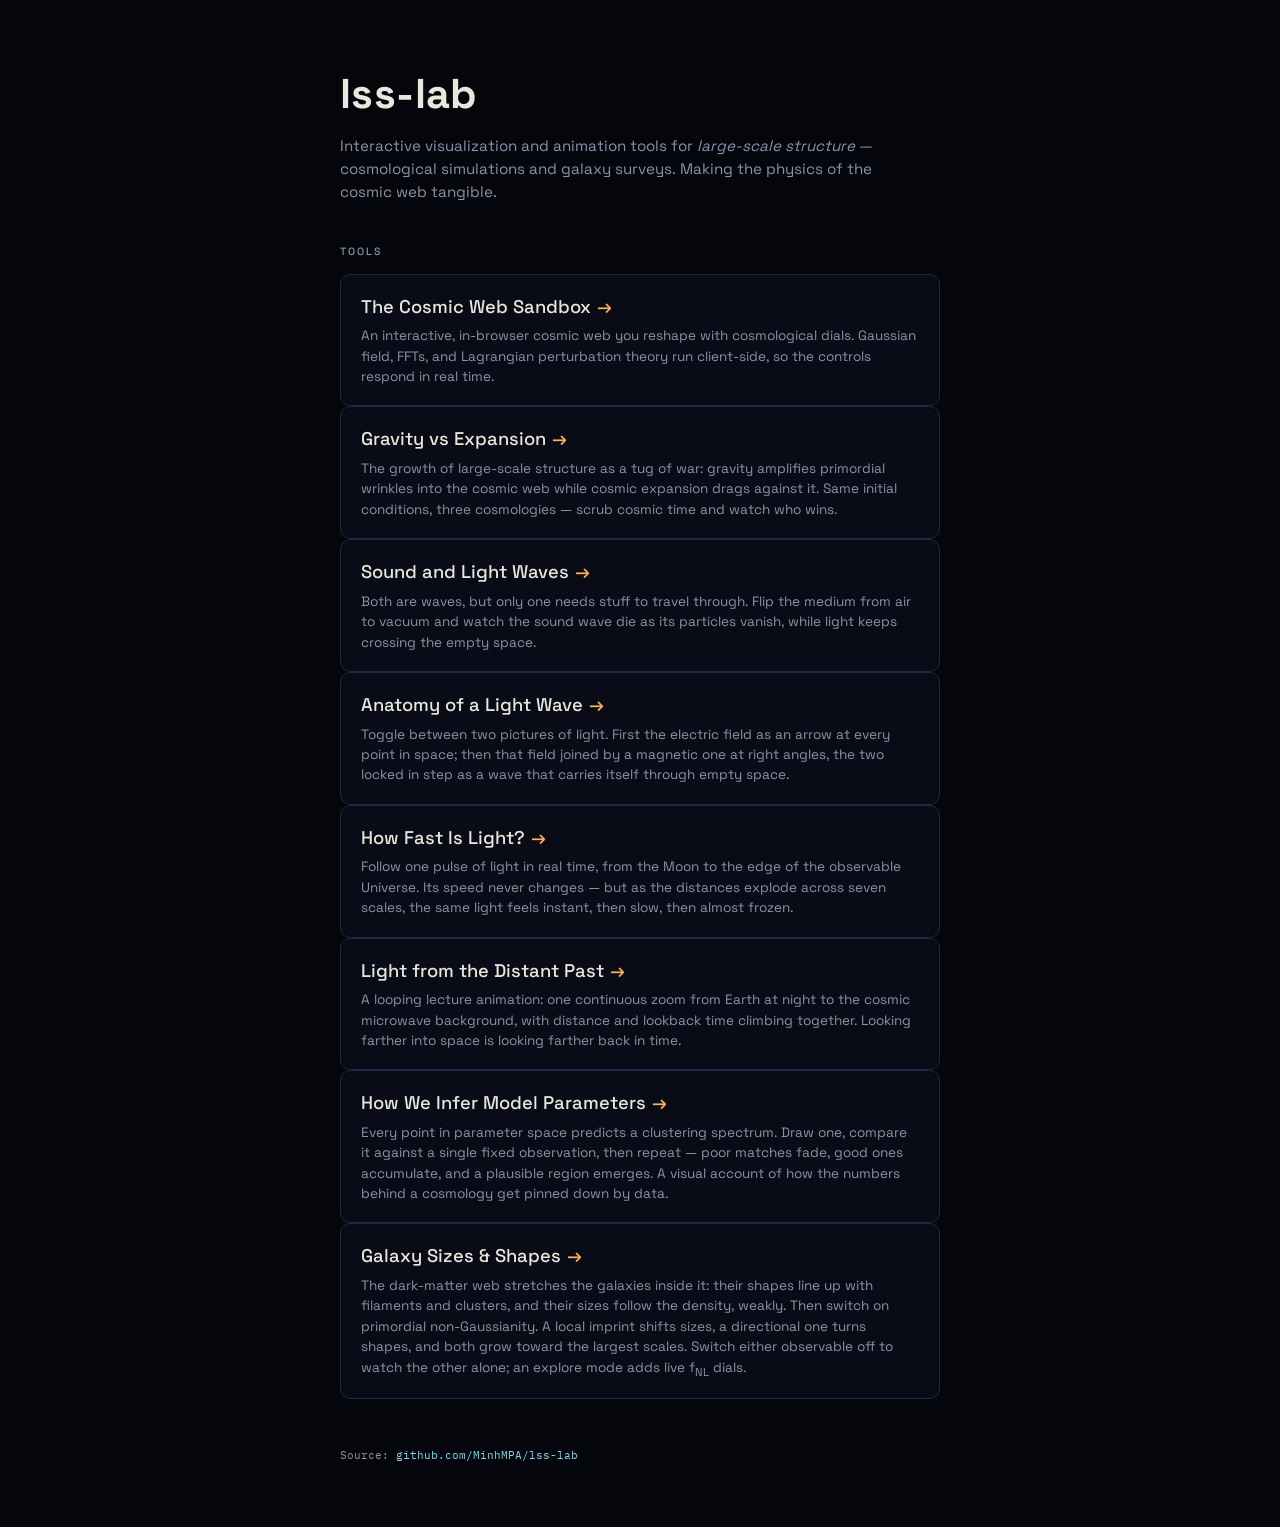
<file: index.html>
<!DOCTYPE html>
<html lang="en">
<head>
<meta charset="utf-8">
<meta name="viewport" content="width=device-width, initial-scale=1.0">
<title>lss-lab — large-scale structure visualization tools</title>
<link rel="preconnect" href="https://fonts.googleapis.com">
<link href="https://fonts.googleapis.com/css2?family=Space+Grotesk:wght@400;500;700&family=IBM+Plex+Mono:wght@400;500&display=swap" rel="stylesheet">
<style>
  :root{
    --space:#04060c;
    --panel:rgba(10,14,26,0.82);
    --line:#1d2742;
    --ink:#e9e7dc;
    --dim:#8b93a7;
    --amber:#ffb454;
    --cyan:#7fd8e8;
  }
  *{box-sizing:border-box;margin:0;padding:0}
  html,body{min-height:100%;background:var(--space);color:var(--ink);
    font-family:'Space Grotesk',sans-serif;line-height:1.5}
  body{display:flex;align-items:center;justify-content:center;padding:7vh 6vw}
  main{max-width:60ch;width:100%}
  h1{font-size:clamp(1.6rem,4vw,2.6rem);font-weight:700;letter-spacing:.01em}
  h1 em{font-style:normal;color:var(--amber)}
  .lede{color:var(--dim);margin-top:10px;font-size:.95rem;max-width:54ch}
  h2{font-size:.66rem;letter-spacing:.18em;text-transform:uppercase;
    color:var(--dim);font-weight:500;margin:40px 0 14px}
  a.card{display:block;text-decoration:none;color:inherit;
    background:var(--panel);border:1px solid var(--line);border-radius:10px;
    padding:18px 20px;transition:border-color .15s,transform .15s}
  a.card:hover{border-color:var(--amber);transform:translateY(-2px)}
  a.card h3{font-size:1.15rem;font-weight:500}
  a.card h3 .arrow{color:var(--amber);margin-left:6px}
  a.card p{color:var(--dim);font-size:.85rem;margin-top:6px}
  footer{margin-top:48px;font-size:.7rem;color:var(--dim);
    font-family:'IBM Plex Mono',monospace}
  footer a{color:var(--cyan);text-decoration:none}
</style>
</head>
<body>
<main>
  <h1>lss-lab</h1>
  <p class="lede">Interactive visualization and animation tools for
     <em>large-scale structure</em> — cosmological simulations and galaxy
     surveys. Making the physics of the cosmic web tangible.</p>

  <h2>Tools</h2>
  <a class="card" href="cosmic-web-sandbox/">
    <h3>The Cosmic Web Sandbox<span class="arrow">&rarr;</span></h3>
    <p>An interactive, in-browser cosmic web you reshape with cosmological
       dials. Gaussian field, FFTs, and Lagrangian perturbation theory run
       client-side, so the controls respond in real time.</p>
  </a>

  <a class="card" href="gravitational-collapse-vs-cosmic-acceleration/">
    <h3>Gravity vs Expansion<span class="arrow">&rarr;</span></h3>
    <p>The growth of large-scale structure as a tug of war: gravity amplifies
       primordial wrinkles into the cosmic web while cosmic expansion drags
       against it. Same initial conditions, three cosmologies &mdash; scrub
       cosmic time and watch who wins.</p>
  </a>

  <a class="card" href="sound-and-light-waves/">
    <h3>Sound and Light Waves<span class="arrow">&rarr;</span></h3>
    <p>Both are waves, but only one needs stuff to travel through. Flip the
       medium from air to vacuum and watch the sound wave die as its particles
       vanish, while light keeps crossing the empty space.</p>
  </a>

  <a class="card" href="EM-field-and-wave/">
    <h3>Anatomy of a Light Wave<span class="arrow">&rarr;</span></h3>
    <p>Toggle between two pictures of light. First the electric field as an
       arrow at every point in space; then that field joined by a magnetic one
       at right angles, the two locked in step as a wave that carries itself
       through empty space.</p>
  </a>

  <a class="card" href="speed-of-light/">
    <h3>How Fast Is Light?<span class="arrow">&rarr;</span></h3>
    <p>Follow one pulse of light in real time, from the Moon to the edge of the
       observable Universe. Its speed never changes &mdash; but as the distances
       explode across seven scales, the same light feels instant, then slow,
       then almost frozen.</p>
  </a>

  <a class="card" href="light-from-distant-past/">
    <h3>Light from the Distant Past<span class="arrow">&rarr;</span></h3>
    <p>A looping lecture animation: one continuous zoom from Earth at night to
       the cosmic microwave background, with distance and lookback time
       climbing together. Looking farther into space is looking farther back
       in time.</p>
  </a>

  <a class="card" href="model-parameter-inference/">
    <h3>How We Infer Model Parameters<span class="arrow">&rarr;</span></h3>
    <p>Every point in parameter space predicts a clustering spectrum. Draw one,
       compare it against a single fixed observation, then repeat &mdash; poor
       matches fade, good ones accumulate, and a plausible region emerges. A
       visual account of how the numbers behind a cosmology get pinned down by
       data.</p>
  </a>

  <a class="card" href="galaxy-sizes-and-shapes/">
    <h3>Galaxy Sizes &amp; Shapes<span class="arrow">&rarr;</span></h3>
    <p>The dark-matter web stretches the galaxies inside it: their shapes line
       up with filaments and clusters, and their sizes follow the density, weakly. Then
       switch on primordial non-Gaussianity. A local imprint shifts sizes, a
       directional one turns shapes, and both grow toward the largest scales.
       Switch either observable off to watch the other alone; an explore mode
       adds live f<sub>NL</sub> dials.</p>
  </a>

  <footer>
    Source: <a href="https://github.com/MinhMPA/lss-lab">github.com/MinhMPA/lss-lab</a>
  </footer>
</main>
</body>
</html>
</file>
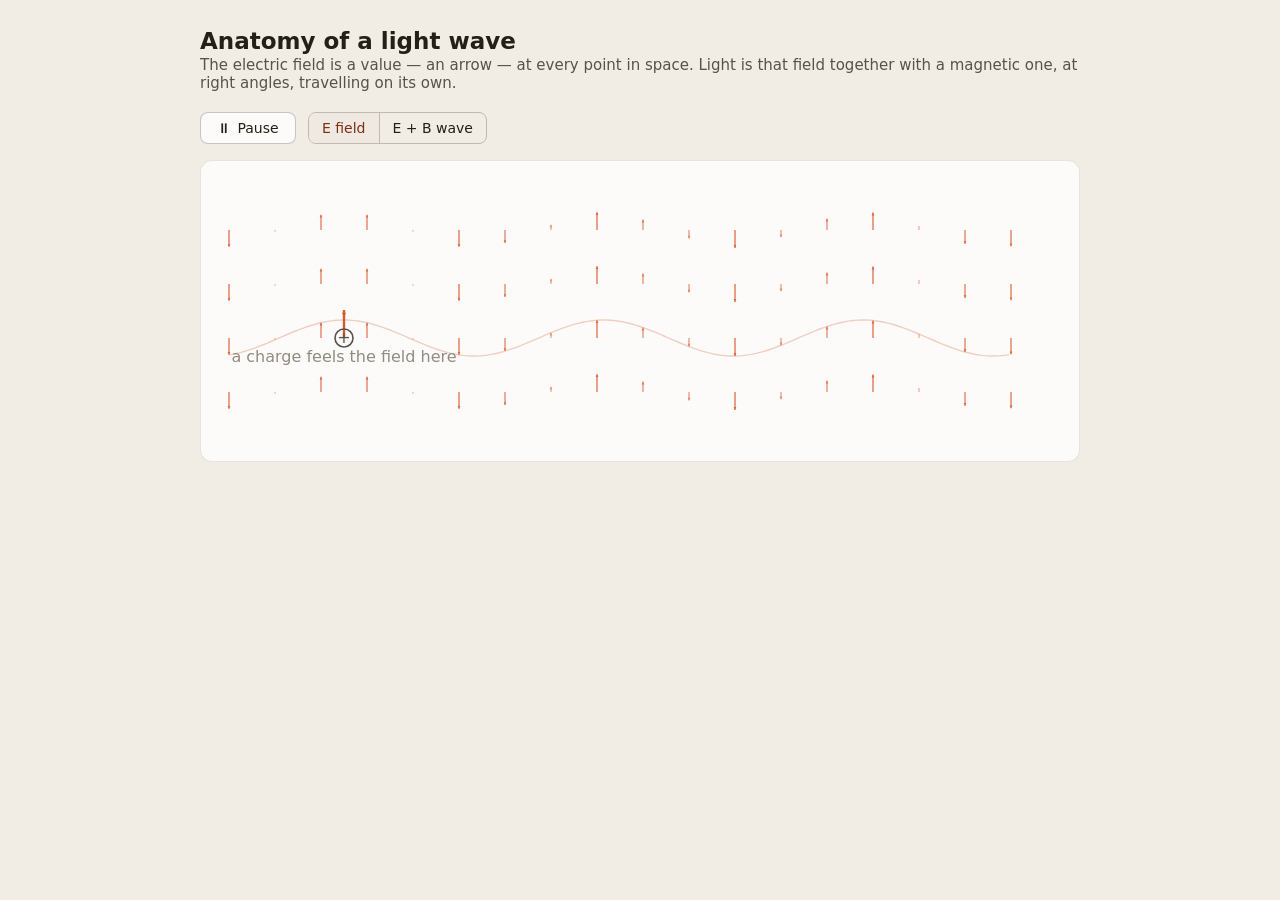
<file: EM-field-and-wave/index.html>
<!DOCTYPE html>
<html lang="en">
<head>
<meta charset="utf-8">
<meta name="viewport" content="width=device-width, initial-scale=1">
<title>Anatomy of a light wave — the E field and the E&B wave</title>
<style>
  :root{
    --surface-2:#FCFBF9; --border:rgba(30,27,22,0.10); --border-strong:rgba(30,27,22,0.24);
    --text:#232019; --text-secondary:#57534C; --text-muted:#918B82;
    --bg-accent:#EFE9E1; --text-accent:#7A2E12; --radius:8px;
    --font-sans:system-ui,-apple-system,"Segoe UI",Roboto,Helvetica,Arial,sans-serif;
    --font-mono:ui-monospace,"SF Mono",Menlo,Consolas,monospace; --page-bg:#F1ECE4;
  }
  @media (prefers-color-scheme: dark){
    :root{
      --surface-2:#22201C; --border:rgba(255,255,255,0.12); --border-strong:rgba(255,255,255,0.26);
      --text:#ECE7DE; --text-secondary:#B9B3A9; --text-muted:#807B72;
      --bg-accent:#33302A; --text-accent:#E8A487; --page-bg:#161512;
    }
  }
  *{box-sizing:border-box;} html,body{margin:0;padding:0;}
  body{background:var(--page-bg);color:var(--text);font-family:var(--font-sans);-webkit-font-smoothing:antialiased;padding:28px 20px 36px;}
  .wrap{max-width:880px;margin:0 auto;}
  h1{font-size:23px;font-weight:600;margin:0 0 2px;}
  .sub{font-size:15px;color:var(--text-secondary);margin:0 0 20px;}
  button{font:inherit;font-size:14px;padding:7px 13px;cursor:pointer;border:0.5px solid var(--border-strong);border-radius:var(--radius);background:var(--surface-2);color:var(--text);}
  button:hover{border-color:var(--text-muted);}
  label{cursor:default;}
  .ti{font-style:normal;line-height:1;display:inline-block;}
  .ti-player-pause::before{content:"\23F8";} .ti-player-play::before{content:"\25B6";}
</style>
</head>
<body>
<div class="wrap">
  <h1>Anatomy of a light wave</h1>
  <p class="sub">The electric field is a value &mdash; an arrow &mdash; at every point in space. Light is that field together with a magnetic one, at right angles, travelling on its own.</p>

  <div style="display:flex;flex-wrap:wrap;align-items:center;gap:12px;margin:0 0 1rem;">
    <button id="em-play" aria-label="Pause animation" style="display:inline-flex;align-items:center;gap:6px;min-width:96px;justify-content:center;"><i class="ti ti-player-pause" aria-hidden="true" style="font-size:14px;"></i><span id="em-play-label">Pause</span></button>
    <div style="display:inline-flex;border:0.5px solid var(--border-strong);border-radius:var(--radius);overflow:hidden;">
      <button id="em-field" style="border:none;border-radius:0;background:var(--bg-accent);color:var(--text-accent);">E field</button>
      <button id="em-wave" style="border:none;border-radius:0;border-left:0.5px solid var(--border-strong);background:transparent;">E + B wave</button>
    </div>
  </div>

  <div style="background:var(--surface-2);border:0.5px solid var(--border);border-radius:12px;overflow:hidden;">
    <canvas id="em-cv" style="display:block;width:100%;height:300px;"></canvas>
  </div>
</div>

<script>
(function(){
  var state = { playing:true, view:"field", t:0, last:null };
  var CORAL="#D85A30", TEAL="#1D9E75";
  var K=0.0242, OM=1.745;
  var cv=document.getElementById("em-cv"), ctx=cv.getContext("2d");

  function themeColors(){
    var cs=getComputedStyle(document.documentElement);
    return { txt:(cs.getPropertyValue("--text-secondary").trim()||"#666"), mut:(cs.getPropertyValue("--text-muted").trim()||"#999") };
  }
  function sans(){ return "16px "+(getComputedStyle(document.documentElement).getPropertyValue("--font-sans")||"sans-serif"); }
  function fit(){ var dpr=Math.min(2,window.devicePixelRatio||1), w=cv.clientWidth, h=cv.clientHeight; if(w<10) return false; cv.width=Math.round(w*dpr); cv.height=Math.round(h*dpr); ctx.setTransform(dpr,0,0,dpr,0,0); return true; }
  function arrow(x1,y1,x2,y2,head){
    ctx.beginPath(); ctx.moveTo(x1,y1); ctx.lineTo(x2,y2); ctx.stroke();
    var dx=x2-x1,dy=y2-y1,L=Math.hypot(dx,dy); if(L<head*1.6) return;
    var a=Math.atan2(dy,dx); ctx.beginPath(); ctx.moveTo(x2,y2);
    ctx.lineTo(x2-head*Math.cos(a-0.45),y2-head*Math.sin(a-0.45));
    ctx.lineTo(x2-head*Math.cos(a+0.45),y2-head*Math.sin(a+0.45));
    ctx.closePath(); ctx.fill();
  }

  function drawField(w,h,t){
    var col=themeColors();
    var gridDX=46, startX=28, Aarrow=18;
    var nCols=Math.floor((w-2*startX)/gridDX)+1;
    var gridDY=54, nRows=Math.max(3,Math.floor((h-60)/gridDY));
    var startY=(h-(nRows-1)*gridDY)/2, yc=startY+Math.floor(nRows/2)*gridDY;

    ctx.strokeStyle=CORAL; ctx.fillStyle=CORAL; ctx.lineWidth=1.4;
    for (var c=0;c<nCols;c++){
      var gx=startX+c*gridDX, E=Math.sin(K*gx-OM*t);
      for (var r=0;r<nRows;r++){
        var gy=startY+r*gridDY;
        ctx.globalAlpha=0.32+0.5*Math.abs(E);
        arrow(gx,gy,gx,gy-Aarrow*E,3.2);
      }
    }
    ctx.globalAlpha=1;
    // faint curve through central-row tips (the wave shape emerging from the field)
    ctx.strokeStyle=CORAL; ctx.globalAlpha=0.28; ctx.lineWidth=1.4; ctx.beginPath();
    for (var x=startX;x<=startX+(nCols-1)*gridDX;x+=3){ var Ec=Math.sin(K*x-OM*t); var yy=yc-Aarrow*Ec; if(x===startX) ctx.moveTo(x,yy); else ctx.lineTo(x,yy); }
    ctx.stroke(); ctx.globalAlpha=1;

    // test charge feeling the local field
    var qx=startX+2.5*gridDX, Eq=Math.sin(K*qx-OM*t);
    ctx.strokeStyle=CORAL; ctx.fillStyle=CORAL; ctx.lineWidth=2.4; arrow(qx,yc,qx,yc-28*Eq,4.6);
    ctx.strokeStyle=col.txt; ctx.lineWidth=1.6; ctx.beginPath(); ctx.arc(qx,yc,9,0,6.2832); ctx.stroke();
    ctx.fillStyle=col.txt; ctx.font=sans(); ctx.textAlign="center"; ctx.textBaseline="middle"; ctx.fillText("+",qx,yc+0.5); ctx.textBaseline="alphabetic";
    ctx.fillStyle=col.mut; ctx.fillText("a charge feels the field here", qx, yc+24);
  }

  function drawEB(w,h,t){
    var col=themeColors(), midY=h/2, Amp=Math.min(60,h*0.26);
    ctx.strokeStyle=col.mut; ctx.fillStyle=col.mut; ctx.lineWidth=1; ctx.globalAlpha=0.6; arrow(16,midY,w-16,midY,5); ctx.globalAlpha=1;

    // B (into/out of page, drawn in perspective), in phase, behind E
    var bx=0.5, by=0.30, Bamp=Amp*0.9;
    ctx.strokeStyle=TEAL; ctx.fillStyle=TEAL; ctx.lineWidth=1.1; ctx.globalAlpha=0.7;
    for (var xa=42;xa<w-20;xa+=44){ var Ba=Bamp*Math.sin(K*xa-OM*t); arrow(xa,midY,xa+bx*Ba,midY+by*Ba,3.5); }
    ctx.globalAlpha=0.75; ctx.setLineDash([4,4]); ctx.lineWidth=1.4; ctx.beginPath();
    for (var xb=16;xb<=w-16;xb+=3){ var Bb=Bamp*Math.sin(K*xb-OM*t); var px=xb+bx*Bb, py=midY+by*Bb; if(xb===16) ctx.moveTo(px,py); else ctx.lineTo(px,py); }
    ctx.stroke(); ctx.setLineDash([]); ctx.globalAlpha=1;

    // E (vertical, in the plane of the screen), in front
    ctx.strokeStyle=CORAL; ctx.fillStyle=CORAL; ctx.lineWidth=1.1; ctx.globalAlpha=0.85;
    for (var xe=28;xe<w-20;xe+=22){ var Ee=Amp*Math.sin(K*xe-OM*t); arrow(xe,midY,xe,midY-Ee,3.5); }
    ctx.globalAlpha=1; ctx.lineWidth=2; ctx.beginPath();
    for (var x=16;x<=w-16;x+=3){ var E=Amp*Math.sin(K*x-OM*t); if(x===16) ctx.moveTo(x,midY-E); else ctx.lineTo(x,midY-E); }
    ctx.stroke();

    // labels (E, B, propagation) — doubled size (32px)
    var big="32px "+(getComputedStyle(document.documentElement).getPropertyValue("--font-sans")||"sans-serif");
    ctx.font=big; ctx.textAlign="left"; ctx.textBaseline="alphabetic";
    ctx.strokeStyle=CORAL; ctx.lineWidth=3; ctx.beginPath(); ctx.moveTo(w-118,30); ctx.lineTo(w-100,30); ctx.stroke();
    ctx.fillStyle=CORAL; ctx.fillText("E",w-92,40);
    ctx.strokeStyle=TEAL; ctx.setLineDash([5,4]); ctx.lineWidth=2.4; ctx.beginPath(); ctx.moveTo(w-64,30); ctx.lineTo(w-46,30); ctx.stroke(); ctx.setLineDash([]);
    ctx.fillStyle=TEAL; ctx.fillText("B",w-38,40);
    ctx.fillStyle=col.mut; ctx.textAlign="right"; ctx.fillText("propagation direction \u2192", w-16, h-16);
  }

  function draw(){
    var w=cv.clientWidth, h=cv.clientHeight;
    ctx.clearRect(0,0,w,h);
    if (state.view==="field") drawField(w,h,state.t); else drawEB(w,h,state.t);
  }
  function step(ts){
    if (state.last==null) state.last=ts;
    var dt=Math.min(0.05,(ts-state.last)/1000); state.last=ts;
    if (state.playing) state.t+=dt;
    draw(); requestAnimationFrame(step);
  }

  var playBtn=document.getElementById("em-play"), playLbl=document.getElementById("em-play-label");
  playBtn.addEventListener("click",function(){
    state.playing=!state.playing; playLbl.textContent=state.playing?"Pause":"Play";
    playBtn.setAttribute("aria-label",state.playing?"Pause animation":"Play animation");
    playBtn.querySelector("i").className=state.playing?"ti ti-player-pause":"ti ti-player-play";
  });
  var fieldBtn=document.getElementById("em-field"), waveBtn=document.getElementById("em-wave");
  function setView(v){
    state.view=v;
    fieldBtn.style.background=v==="field"?"var(--bg-accent)":"transparent"; fieldBtn.style.color=v==="field"?"var(--text-accent)":"";
    waveBtn.style.background=v==="wave"?"var(--bg-accent)":"transparent"; waveBtn.style.color=v==="wave"?"var(--text-accent)":"";
  }
  fieldBtn.addEventListener("click",function(){setView("field");});
  waveBtn.addEventListener("click",function(){setView("wave");});

  if (window.matchMedia && matchMedia("(prefers-reduced-motion: reduce)").matches){ state.playing=false; playLbl.textContent="Play"; playBtn.querySelector("i").className="ti ti-player-play"; }
  var ro=new ResizeObserver(function(){ fit(); }); ro.observe(cv);
  fit(); requestAnimationFrame(step);
})();
</script>
</body>
</html>
</file>
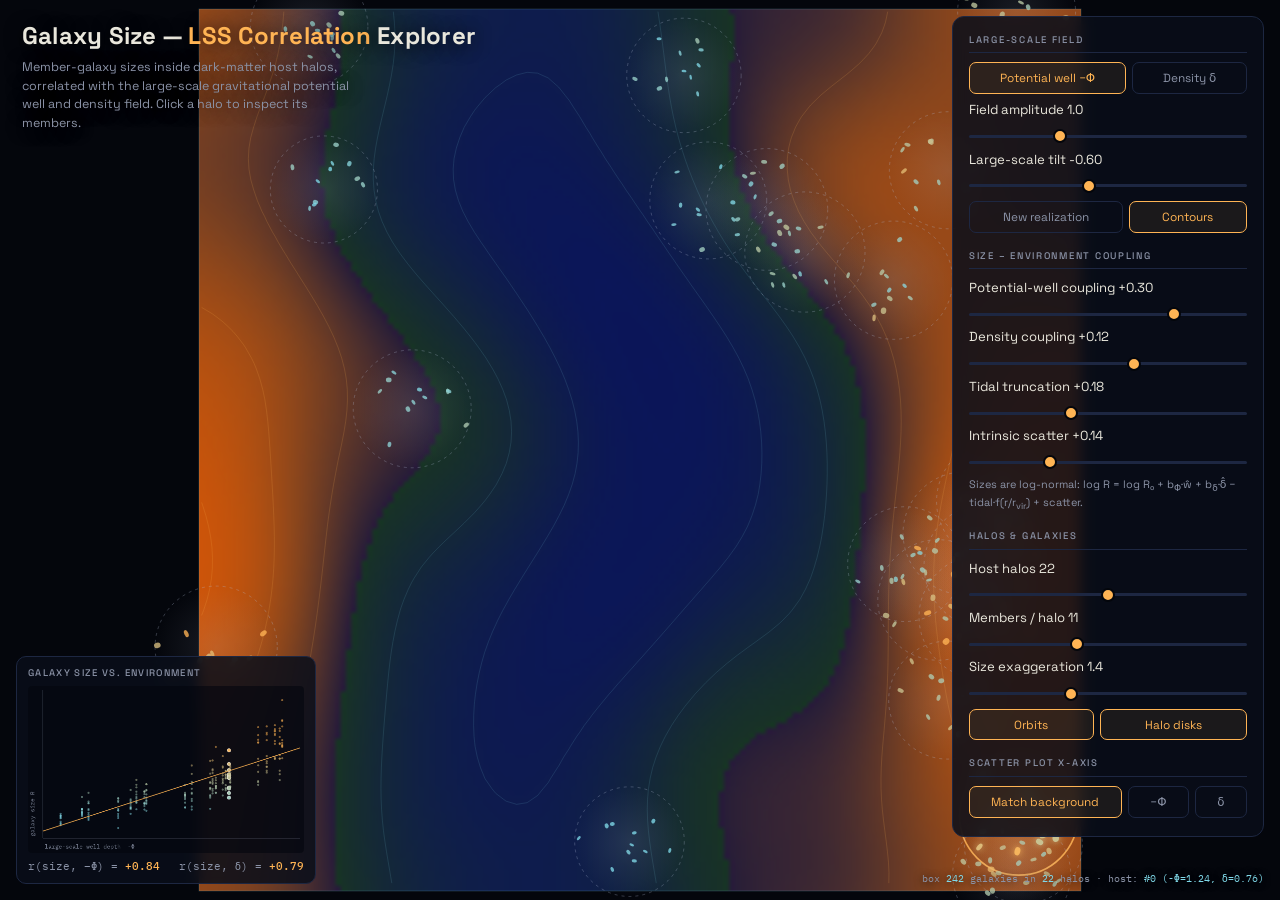
<file: galaxy-size-lss-correlation/index.html>
<!DOCTYPE html>
<html lang="en">
<head>
<meta charset="utf-8">
<meta name="viewport" content="width=device-width, initial-scale=1.0">
<title>Galaxy Size — LSS Correlation Explorer · lss-lab</title>
<link rel="preconnect" href="https://fonts.googleapis.com">
<link href="https://fonts.googleapis.com/css2?family=Space+Grotesk:wght@400;500;700&family=IBM+Plex+Mono:wght@400;500&display=swap" rel="stylesheet">
<style>
  :root{
    --space:#04060c;
    --panel:rgba(10,14,26,0.86);
    --line:#1d2742;
    --ink:#e9e7dc;
    --dim:#8b93a7;
    --amber:#ffb454;
    --cyan:#7fd8e8;
    --rose:#ff7a9c;
  }
  *{box-sizing:border-box;margin:0;padding:0}
  html,body{height:100%;background:var(--space);color:var(--ink);
    font-family:'Space Grotesk',system-ui,sans-serif;line-height:1.5;overflow:hidden}
  #stage{position:fixed;inset:0}
  canvas#field{position:absolute;inset:0;width:100%;height:100%;display:block;
    cursor:crosshair;touch-action:none}

  /* ---- title ---- */
  #title{position:absolute;top:18px;left:22px;max-width:46ch;pointer-events:none;
    text-shadow:0 2px 18px rgba(0,0,0,.85)}
  #title h1{font-size:clamp(1.05rem,2.4vw,1.5rem);font-weight:700;letter-spacing:.01em}
  #title h1 em{font-style:normal;color:var(--amber)}
  #title p{color:var(--dim);font-size:.78rem;margin-top:4px;max-width:42ch}
  #title a{color:var(--cyan);text-decoration:none;pointer-events:auto}

  /* ---- control panel ---- */
  #panel{position:absolute;top:16px;right:16px;width:312px;max-height:calc(100vh - 32px);
    overflow-y:auto;background:var(--panel);border:1px solid var(--line);border-radius:12px;
    padding:14px 16px 18px;backdrop-filter:blur(7px);
    -webkit-backdrop-filter:blur(7px);font-size:.82rem}
  #panel::-webkit-scrollbar{width:8px}
  #panel::-webkit-scrollbar-thumb{background:var(--line);border-radius:4px}
  .grp{margin-top:16px}
  .grp:first-child{margin-top:2px}
  .grp h2{font-size:.6rem;letter-spacing:.18em;text-transform:uppercase;
    color:var(--dim);font-weight:500;margin-bottom:9px;border-bottom:1px solid var(--line);
    padding-bottom:5px}
  .row{display:flex;align-items:center;justify-content:space-between;gap:10px;margin:9px 0}
  .row label{color:var(--ink);font-size:.78rem;flex:0 0 auto}
  .row .val{font-family:'IBM Plex Mono',monospace;color:var(--cyan);font-size:.72rem;
    flex:0 0 auto;min-width:46px;text-align:right}
  input[type=range]{-webkit-appearance:none;appearance:none;width:100%;height:3px;
    background:var(--line);border-radius:2px;outline:none;margin:2px 0}
  input[type=range]::-webkit-slider-thumb{-webkit-appearance:none;width:14px;height:14px;
    border-radius:50%;background:var(--amber);cursor:pointer;border:2px solid var(--space)}
  input[type=range]::-moz-range-thumb{width:14px;height:14px;border-radius:50%;
    background:var(--amber);cursor:pointer;border:2px solid var(--space)}
  .slider{display:block;margin:6px 0 4px}
  .btns{display:flex;flex-wrap:wrap;gap:6px;margin-top:4px}
  button.tog{flex:1 1 auto;background:transparent;color:var(--dim);
    border:1px solid var(--line);border-radius:7px;padding:6px 8px;font:inherit;
    font-size:.74rem;cursor:pointer;transition:.13s}
  button.tog:hover{border-color:var(--amber);color:var(--ink)}
  button.tog.on{border-color:var(--amber);color:var(--amber);
    background:rgba(255,180,84,.08)}
  .hint{color:var(--dim);font-size:.68rem;margin-top:7px;line-height:1.45}

  /* ---- scatter inset ---- */
  #inset{position:absolute;left:16px;bottom:16px;width:min(34vw,300px);
    background:var(--panel);border:1px solid var(--line);border-radius:10px;
    padding:9px 11px 8px;backdrop-filter:blur(7px);-webkit-backdrop-filter:blur(7px)}
  #inset h3{font-size:.6rem;letter-spacing:.14em;text-transform:uppercase;color:var(--dim);
    font-weight:500;margin-bottom:5px}
  canvas#scatter{width:100%;height:auto;display:block;border-radius:4px}
  #inset .rdo{display:flex;justify-content:space-between;margin-top:6px;gap:8px;
    font-family:'IBM Plex Mono',monospace;font-size:.66rem;color:var(--dim)}
  #inset .rdo b{color:var(--amber);font-weight:500}

  /* ---- readout footer ---- */
  #foot{position:absolute;right:16px;bottom:14px;font-family:'IBM Plex Mono',monospace;
    font-size:.64rem;color:var(--dim);text-align:right;pointer-events:none;
    text-shadow:0 1px 8px rgba(0,0,0,.9)}
  #foot b{color:var(--cyan);font-weight:400}

  #toggle{position:absolute;top:16px;right:16px;display:none;z-index:5;
    background:var(--panel);color:var(--amber);border:1px solid var(--amber);
    border-radius:8px;padding:8px 12px;font:inherit;font-size:.78rem;cursor:pointer}
  @media(max-width:760px){
    #panel{display:none;width:min(92vw,330px);top:60px}
    #panel.open{display:block}
    #toggle{display:block}
    #inset{width:min(60vw,260px)}
    #title{max-width:60vw}
  }
</style>
</head>
<body>
<div id="stage">
  <canvas id="field"></canvas>

  <div id="title">
    <h1>Galaxy Size &mdash; <em>LSS Correlation</em> Explorer</h1>
    <p>Member-galaxy sizes inside dark-matter host halos, correlated with the
       large-scale gravitational potential well and density field. Click a halo to
       inspect its members.</p>
  </div>

  <button id="toggle">Controls</button>

  <div id="panel">
    <div class="grp">
      <h2>Large-scale field</h2>
      <div class="btns" id="viewBtns">
        <button class="tog on" data-view="well">Potential well &minus;&Phi;</button>
        <button class="tog" data-view="delta">Density &delta;</button>
      </div>
      <label class="slider">Field amplitude <span class="val" id="vAmp"></span></label>
      <input type="range" id="amp" min="0.3" max="2.5" step="0.05" value="1.0">
      <label class="slider">Large-scale tilt <span class="val" id="vTilt"></span></label>
      <input type="range" id="tilt" min="-1.5" max="0.6" step="0.05" value="-0.6">
      <div class="btns" style="margin-top:8px">
        <button class="tog" id="reseed">New realization</button>
        <button class="tog on" id="contours">Contours</button>
      </div>
    </div>

    <div class="grp">
      <h2>Size &ndash; environment coupling</h2>
      <label class="slider">Potential-well coupling <span class="val" id="vBwell"></span></label>
      <input type="range" id="bwell" min="-0.6" max="0.6" step="0.01" value="0.30">
      <label class="slider">Density coupling <span class="val" id="vBdelta"></span></label>
      <input type="range" id="bdelta" min="-0.6" max="0.6" step="0.01" value="0.12">
      <label class="slider">Tidal truncation <span class="val" id="vTidal"></span></label>
      <input type="range" id="tidal" min="0" max="0.5" step="0.01" value="0.18">
      <label class="slider">Intrinsic scatter <span class="val" id="vScat"></span></label>
      <input type="range" id="scat" min="0" max="0.5" step="0.01" value="0.14">
      <div class="hint">Sizes are log-normal:
        log R = log R&#8320; + b<sub>&Phi;</sub>&middot;&#373; + b<sub>&delta;</sub>&middot;&#948;&#770;
        &minus; tidal&middot;f(r/r<sub>vir</sub>) + scatter.</div>
    </div>

    <div class="grp">
      <h2>Halos &amp; galaxies</h2>
      <label class="slider">Host halos <span class="val" id="vNhalo"></span></label>
      <input type="range" id="nhalo" min="4" max="40" step="1" value="22">
      <label class="slider">Members / halo <span class="val" id="vNmem"></span></label>
      <input type="range" id="nmem" min="3" max="24" step="1" value="11">
      <label class="slider">Size exaggeration <span class="val" id="vExag"></span></label>
      <input type="range" id="exag" min="0.5" max="3" step="0.1" value="1.4">
      <div class="btns" style="margin-top:8px">
        <button class="tog on" id="orbit">Orbits</button>
        <button class="tog on" id="showhalos">Halo disks</button>
      </div>
    </div>

    <div class="grp">
      <h2>Scatter plot x-axis</h2>
      <div class="btns" id="axisBtns">
        <button class="tog on" data-axis="match">Match background</button>
        <button class="tog" data-axis="well">&minus;&Phi;</button>
        <button class="tog" data-axis="delta">&delta;</button>
      </div>
    </div>
  </div>

  <div id="inset">
    <h3>Galaxy size vs. environment</h3>
    <canvas id="scatter" width="560" height="340"></canvas>
    <div class="rdo">
      <span>r(size, &minus;&Phi;) = <b id="rWell">&mdash;</b></span>
      <span>r(size, &delta;) = <b id="rDelta">&mdash;</b></span>
    </div>
  </div>

  <div id="foot">
    box <b id="fGal">&mdash;</b> galaxies in <b id="fHalo">&mdash;</b> halos ·
    host: <b id="fHost">&mdash;</b>
  </div>
</div>

<script>
"use strict";
/* =====================================================================
   Galaxy Size — LSS Correlation Explorer
   Self-contained Canvas-2D toy model. A smooth large-scale density field
   delta(x) is built from a handful of Fourier modes; the gravitational
   potential follows from Poisson's equation (phi_k = -delta_k / k^2), so
   the potential is dominated by the largest scales — the cosmic-web wells.
   Host halos sit on density peaks; each hosts member galaxies whose sizes
   are drawn log-normally and coupled to the large-scale environment of
   their host plus a within-halo tidal-truncation term.
   ===================================================================== */

const TAU = Math.PI * 2;

/* ---------- seeded RNG ---------- */
function mulberry32(a){
  return function(){
    a |= 0; a = a + 0x6D2B79F5 | 0;
    let t = Math.imul(a ^ a >>> 15, 1 | a);
    t = t + Math.imul(t ^ t >>> 7, 61 | t) ^ t;
    return ((t ^ t >>> 14) >>> 0) / 4294967296;
  };
}
function gaussian(rng){
  // Box-Muller
  let u = 0, v = 0;
  while (u === 0) u = rng();
  while (v === 0) v = rng();
  return Math.sqrt(-2 * Math.log(u)) * Math.cos(TAU * v);
}

/* ---------- state ---------- */
const S = {
  seed: 1234,
  view: 'well',          // 'well' | 'delta'
  amp: 1.0,
  tilt: -0.6,
  contours: true,
  bwell: 0.30,
  bdelta: 0.12,
  tidal: 0.18,
  scat: 0.14,
  nhalo: 22,
  nmem: 11,
  exag: 1.4,
  orbit: true,
  showhalos: true,
  axis: 'match',         // 'match' | 'well' | 'delta'
  host: 0,
};

/* ---------- large-scale field ---------- */
const NG = 168;                 // field grid resolution
let deltaG = new Float32Array(NG * NG);
let phiG   = new Float32Array(NG * NG);
let dMean = 0, dStd = 1, pMean = 0, pStd = 1;
let fieldImg = null;            // ImageData buffer for the heatmap

function buildField(){
  const rng = mulberry32(S.seed);
  // Build a set of Fourier modes with a power-law-ish spectrum.
  const modes = [];
  const NMODE = 46;
  for (let i = 0; i < NMODE; i++){
    // integer wavenumbers in [-4,4], biased toward low k (large scales)
    const kx = Math.round((rng() * 2 - 1) * 4);
    const ky = Math.round((rng() * 2 - 1) * 4);
    const k = Math.hypot(kx, ky);
    if (k < 0.5) { i--; continue; }
    // spectral shape: P(k) ~ k^tilt with a soft large-scale cut
    const Pk = Math.pow(k, S.tilt) * Math.exp(-(k * k) / 60);
    const A = Math.sqrt(Math.max(Pk, 0)) * gaussian(rng);
    modes.push({ kx, ky, k, A, phase: rng() * TAU });
  }
  // Evaluate delta and phi on the grid. phi from Poisson: phi ~ -A/k^2.
  let ds = 0, dss = 0, ps = 0, pss = 0;
  for (let j = 0; j < NG; j++){
    const y = j / NG;
    for (let ii = 0; ii < NG; ii++){
      const x = ii / NG;
      let d = 0, p = 0;
      for (let m = 0; m < modes.length; m++){
        const mo = modes[m];
        const arg = TAU * (mo.kx * x + mo.ky * y) + mo.phase;
        const c = Math.cos(arg);
        d += mo.A * c;
        p += -(mo.A / (mo.k * mo.k)) * c;
      }
      const idx = j * NG + ii;
      deltaG[idx] = d; phiG[idx] = p;
      ds += d; dss += d * d; ps += p; pss += p * p;
    }
  }
  const n = NG * NG;
  dMean = ds / n; dStd = Math.sqrt(Math.max(dss / n - dMean * dMean, 1e-9));
  pMean = ps / n; pStd = Math.sqrt(Math.max(pss / n - pMean * pMean, 1e-9));
  placeHalos();
  buildGalaxies();
  buildFieldImage();
}

/* normalized field samplers (bilinear), returned as z-scores */
function sampleHat(grid, mean, std, x, y){
  // x,y in [0,1)
  let fx = x * NG - 0.5, fy = y * NG - 0.5;
  let i0 = Math.floor(fx), j0 = Math.floor(fy);
  const tx = fx - i0, ty = fy - j0;
  const wrap = v => ((v % NG) + NG) % NG;
  const i1 = wrap(i0 + 1), j1 = wrap(j0 + 1);
  i0 = wrap(i0); j0 = wrap(j0);
  const a = grid[j0 * NG + i0], b = grid[j0 * NG + i1];
  const c = grid[j1 * NG + i0], d = grid[j1 * NG + i1];
  const v = a * (1 - tx) * (1 - ty) + b * tx * (1 - ty)
          + c * (1 - tx) * ty + d * tx * ty;
  return (v - mean) / std;
}
const deltaHat = (x, y) => sampleHat(deltaG, dMean, dStd, x, y);
// "well depth" = -phi (positive inside potential wells)
const wellHat  = (x, y) => -sampleHat(phiG, pMean, pStd, x, y);

/* ---------- halos ---------- */
let halos = [];
function placeHalos(){
  // Halos form preferentially in overdense regions. We rejection-sample
  // positions with an acceptance probability that rises with the local
  // overdensity, so halos cluster along filaments/nodes (as in the real
  // cosmic web) while their environment still spans a useful range.
  const rng = mulberry32(S.seed ^ 0x9e3779b9);
  halos = [];
  const maxTries = S.nhalo * 600;
  let tries = 0;
  while (halos.length < S.nhalo && tries < maxTries){
    tries++;
    const x = rng(), y = rng();
    const dh = deltaHat(x, y);
    const pacc = 1 / (1 + Math.exp(-(dh - 0.25) * 2.1)); // bias toward overdensity
    if (rng() > pacc) continue;
    let ok = true;                                        // soft anti-overlap
    for (const h of halos){
      if (Math.hypot(h.x - x, h.y - y) < 0.032){ ok = false; break; }
    }
    if (!ok) continue;
    const mass = 0.6 + 1.6 / (1 + Math.exp(-dh * 1.4));   // more massive in peaks
    halos.push({
      id: halos.length,
      x, y, mass,
      rvir: 0.016 + 0.042 * Math.cbrt(mass),
      wellHat: wellHat(x, y),
      deltaHat: dh,
      spin: (rng() * 2 - 1) * 0.6,
    });
  }
  if (S.host >= halos.length) S.host = 0;
}

/* ---------- member galaxies ---------- */
let galaxies = [];
function buildGalaxies(){
  galaxies = [];
  const rng = mulberry32(S.seed ^ 0x5bd1e995);
  for (const h of halos){
    for (let m = 0; m < S.nmem; m++){
      const rfrac = Math.pow(rng(), 0.65);        // concentrate toward centre
      const ang0 = rng() * TAU;
      const ecc = 0.55 + rng() * 0.4;             // orbit ellipticity
      galaxies.push({
        halo: h.id,
        rfrac, ang0, ecc,
        omega: (0.25 + rng() * 0.8) * (h.spin >= 0 ? 1 : -1),
        tilt: rng() * TAU,                          // visual orientation
        shape: 0.45 + rng() * 0.4,                  // axis ratio
        noise: gaussian(rng),                       // intrinsic scatter draw
        // cached per-frame
        x: 0, y: 0, size: 1,
      });
    }
  }
}

/* recompute galaxy sizes (cheap; runs when sliders change or fields rebuild) */
function computeSizes(){
  const R0 = 1.0;
  for (const g of galaxies){
    const h = halos[g.halo];
    if (!h) continue;
    // within-halo tidal term: central galaxies truncated (smaller)
    const tidal = -S.tidal * (1 - g.rfrac);  // r small -> more negative
    const logR = Math.log(R0)
      + S.bwell  * h.wellHat
      + S.bdelta * h.deltaHat
      + tidal
      + S.scat * g.noise;
    g.size = Math.exp(logR);
  }
}

/* ---------- canvas / view transform ---------- */
const fieldCv = document.getElementById('field');
const ctx = fieldCv.getContext('2d');
let W = 0, H = 0, DPR = 1, side = 0, ox = 0, oy = 0;

function resize(){
  DPR = Math.min(window.devicePixelRatio || 1, 2);
  W = fieldCv.clientWidth; H = fieldCv.clientHeight;
  fieldCv.width = Math.round(W * DPR);
  fieldCv.height = Math.round(H * DPR);
  ctx.setTransform(DPR, 0, 0, DPR, 0, 0);
  side = Math.min(W, H) * 0.98;
  ox = (W - side) / 2; oy = (H - side) / 2;
}
const PX = x => ox + x * side;
const PY = y => oy + y * side;

/* ---------- colormaps ---------- */
function divergeColor(t){               // t in [-1,1]; cool(neg)->warm(pos)
  t = Math.max(-1, Math.min(1, t));
  if (t < 0){
    const s = -t;                       // underdense / shallow -> deep blue
    return [Math.round(8 + 18 * (1 - s)), Math.round(14 + 40 * (1 - s)),
            Math.round(40 + 70 * s)];
  }
  const s = t;                          // overdense / deep well -> warm
  const r = 40 + 215 * s, g = 30 + 110 * s * (1 - 0.4 * s), b = 60 * (1 - s);
  return [Math.round(r), Math.round(g), Math.round(b)];
}
function sizeColor(rel){                // rel ~ size / median, mapped to amber<->cyan
  const t = Math.max(0, Math.min(1, (rel - 0.6) / 1.0));
  // small (t=0): cyan; large (t=1): amber
  const c1 = [127, 216, 232], c2 = [255, 180, 84];
  return [
    Math.round(c1[0] + (c2[0] - c1[0]) * t),
    Math.round(c1[1] + (c2[1] - c1[1]) * t),
    Math.round(c1[2] + (c2[2] - c1[2]) * t),
  ];
}

/* ---------- heatmap image ---------- */
function buildFieldImage(){
  fieldImg = ctx.createImageData(NG, NG);
  const grid = S.view === 'well' ? phiG : deltaG;
  const mean = S.view === 'well' ? pMean : dMean;
  const std  = S.view === 'well' ? pStd  : dStd;
  const sgn  = S.view === 'well' ? -1 : 1;   // show well depth (-phi) as positive
  const d = fieldImg.data;
  for (let p = 0; p < NG * NG; p++){
    let z = sgn * (grid[p] - mean) / std;
    const t = Math.tanh(z * 0.62 * S.amp);
    const [r, g, b] = divergeColor(t);
    d[p * 4] = r; d[p * 4 + 1] = g; d[p * 4 + 2] = b; d[p * 4 + 3] = 255;
  }
}

// offscreen canvas to upscale the heatmap smoothly
const off = document.createElement('canvas');
off.width = NG; off.height = NG;
const offCtx = off.getContext('2d');

function drawField(){
  ctx.fillStyle = '#04060c';
  ctx.fillRect(0, 0, W, H);
  if (fieldImg){
    offCtx.putImageData(fieldImg, 0, 0);
    ctx.imageSmoothingEnabled = true;
    ctx.imageSmoothingQuality = 'high';
    ctx.globalAlpha = 0.92;
    ctx.drawImage(off, ox, oy, side, side);
    ctx.globalAlpha = 1;
  }
  if (S.contours) drawContours();
  // frame
  ctx.strokeStyle = 'rgba(125,216,232,.18)';
  ctx.lineWidth = 1;
  ctx.strokeRect(ox, oy, side, side);
}

function drawContours(){
  // simple iso-contours of the displayed field via marching over the grid
  const grid = S.view === 'well' ? phiG : deltaG;
  const mean = S.view === 'well' ? pMean : dMean;
  const std  = S.view === 'well' ? pStd  : dStd;
  const sgn  = S.view === 'well' ? -1 : 1;
  ctx.lineWidth = 1;
  const levels = [-1.2, -0.5, 0.5, 1.2, 1.9];
  for (const lev of levels){
    ctx.strokeStyle = lev > 0 ? 'rgba(255,180,84,.16)' : 'rgba(127,216,232,.13)';
    ctx.beginPath();
    const step = 2;
    for (let j = 0; j < NG - step; j += step){
      for (let i = 0; i < NG - step; i += step){
        const z = (di, dj) => sgn * (grid[(j + dj) * NG + (i + di)] - mean) / std - lev;
        const a = z(0, 0), b = z(step, 0), c = z(step, step), dd = z(0, step);
        // mark cell as crossing if sign change among corners
        const seg = (va, vb, ia, ja, ib, jb) => {
          if ((va < 0) === (vb < 0)) return;
          const t = va / (va - vb);
          const x = (ia + (ib - ia) * t + 0.5) / NG;
          const y = (ja + (jb - ja) * t + 0.5) / NG;
          pts.push([PX(x), PY(y)]);
        };
        const pts = [];
        seg(a, b, i, j, i + step, j);
        seg(b, c, i + step, j, i + step, j + step);
        seg(c, dd, i + step, j + step, i, j + step);
        seg(dd, a, i, j + step, i, j);
        if (pts.length >= 2){
          ctx.moveTo(pts[0][0], pts[0][1]);
          ctx.lineTo(pts[1][0], pts[1][1]);
        }
      }
    }
    ctx.stroke();
  }
}

/* ---------- halos + galaxies ---------- */
function drawHalos(t){
  // halo disks
  if (S.showhalos){
    for (const h of halos){
      const isHost = h.id === S.host;
      const cx = PX(h.x), cy = PY(h.y), rr = h.rvir * side;
      const grd = ctx.createRadialGradient(cx, cy, 0, cx, cy, rr);
      if (isHost){
        grd.addColorStop(0, 'rgba(255,180,84,.20)');
        grd.addColorStop(1, 'rgba(255,180,84,0)');
      } else {
        grd.addColorStop(0, 'rgba(200,210,235,.10)');
        grd.addColorStop(1, 'rgba(200,210,235,0)');
      }
      ctx.fillStyle = grd;
      ctx.beginPath(); ctx.arc(cx, cy, rr, 0, TAU); ctx.fill();
      ctx.strokeStyle = isHost ? 'rgba(255,180,84,.85)' : 'rgba(180,190,215,.28)';
      ctx.lineWidth = isHost ? 1.6 : 1;
      ctx.setLineDash(isHost ? [] : [3, 4]);
      ctx.beginPath(); ctx.arc(cx, cy, rr, 0, TAU); ctx.stroke();
      ctx.setLineDash([]);
    }
  }
  // median size for color normalization
  let med = 1;
  if (galaxies.length){
    const arr = galaxies.map(g => g.size).sort((a, b) => a - b);
    med = arr[arr.length >> 1] || 1;
  }
  // galaxies (orbit positions)
  for (const g of galaxies){
    const h = halos[g.halo];
    if (!h) continue;
    const isHost = h.id === S.host;
    const ang = g.ang0 + (S.orbit ? g.omega * t : 0);
    const rr = g.rfrac * h.rvir * side;
    const gx = PX(h.x) + Math.cos(ang) * rr;
    const gy = PY(h.y) + Math.sin(ang) * rr * g.ecc;
    g.x = gx; g.y = gy;
    const drawR = 2.2 * S.exag * Math.cbrt(g.size / med) * (isHost ? 1.18 : 1);
    const [r, gg, b] = sizeColor(g.size / med);
    ctx.save();
    ctx.translate(gx, gy);
    ctx.rotate(g.tilt);
    ctx.globalAlpha = isHost ? 0.98 : 0.78;
    ctx.fillStyle = `rgb(${r},${gg},${b})`;
    if (isHost){ ctx.shadowColor = `rgb(${r},${gg},${b})`; ctx.shadowBlur = 7; }
    ctx.beginPath();
    ctx.ellipse(0, 0, drawR, drawR * g.shape, 0, 0, TAU);
    ctx.fill();
    ctx.restore();
    ctx.globalAlpha = 1;
  }
  ctx.shadowBlur = 0;
}

/* ---------- scatter plot ---------- */
const scCv = document.getElementById('scatter');
const sx = scCv.getContext('2d');
function pearson(xs, ys){
  const n = xs.length; if (n < 3) return 0;
  let mx = 0, my = 0;
  for (let i = 0; i < n; i++){ mx += xs[i]; my += ys[i]; }
  mx /= n; my /= n;
  let sxy = 0, sxx = 0, syy = 0;
  for (let i = 0; i < n; i++){
    const dx = xs[i] - mx, dy = ys[i] - my;
    sxy += dx * dy; sxx += dx * dx; syy += dy * dy;
  }
  const den = Math.sqrt(sxx * syy);
  return den > 1e-9 ? sxy / den : 0;
}
function drawScatter(){
  const w = scCv.width, hh = scCv.height;
  sx.clearRect(0, 0, w, hh);
  sx.fillStyle = 'rgba(4,8,16,.6)';
  sx.fillRect(0, 0, w, hh);
  const pad = 30;
  // axis choice
  let axis = S.axis;
  if (axis === 'match') axis = S.view;        // 'well' or 'delta'
  const xv = [], yv = [];
  for (const g of galaxies){
    const h = halos[g.halo]; if (!h) continue;
    xv.push(axis === 'well' ? h.wellHat : h.deltaHat);
    yv.push(g.size);
  }
  if (!xv.length){ return; }
  let xmin = Math.min(...xv), xmax = Math.max(...xv);
  let ymin = Math.min(...yv), ymax = Math.max(...yv);
  const xpad = (xmax - xmin) * 0.08 + 1e-3, ypad = (ymax - ymin) * 0.08 + 1e-3;
  xmin -= xpad; xmax += xpad; ymin -= ypad; ymax += ypad;
  const sxp = v => pad + (v - xmin) / (xmax - xmin) * (w - pad - 8);
  const syp = v => hh - pad - (v - ymin) / (ymax - ymin) * (hh - pad - 8);
  // axes
  sx.strokeStyle = 'rgba(140,147,167,.4)'; sx.lineWidth = 1;
  sx.beginPath();
  sx.moveTo(pad, 8); sx.lineTo(pad, hh - pad); sx.lineTo(w - 8, hh - pad);
  sx.stroke();
  sx.fillStyle = 'rgba(140,147,167,.85)';
  sx.font = "12px 'IBM Plex Mono', monospace";
  sx.fillText(axis === 'well' ? 'large-scale well depth  -Φ' : 'large-scale density  δ',
              pad + 4, hh - 9);
  sx.save();
  sx.translate(13, hh - pad - 4); sx.rotate(-Math.PI / 2);
  sx.fillText('galaxy size R', 0, 0);
  sx.restore();
  // median for color
  const arr = yv.slice().sort((a, b) => a - b);
  const med = arr[arr.length >> 1] || 1;
  // points
  for (let i = 0; i < xv.length; i++){
    const g = galaxies[i];
    const isHost = g.halo === S.host;
    const [r, gg, b] = sizeColor(yv[i] / med);
    sx.globalAlpha = isHost ? 1 : 0.5;
    sx.fillStyle = `rgb(${r},${gg},${b})`;
    sx.beginPath();
    sx.arc(sxp(xv[i]), syp(yv[i]), isHost ? 3.6 : 2.2, 0, TAU);
    sx.fill();
    if (isHost){
      sx.strokeStyle = 'rgba(255,255,255,.7)'; sx.lineWidth = 1;
      sx.stroke();
    }
  }
  sx.globalAlpha = 1;
  // best-fit line
  const r = pearson(xv, yv);
  const n = xv.length;
  let mx = xv.reduce((a, b) => a + b, 0) / n;
  let my = yv.reduce((a, b) => a + b, 0) / n;
  let sxy = 0, sxx = 0;
  for (let i = 0; i < n; i++){ sxy += (xv[i]-mx)*(yv[i]-my); sxx += (xv[i]-mx)**2; }
  const slope = sxx > 1e-9 ? sxy / sxx : 0;
  const b0 = my - slope * mx;
  sx.strokeStyle = 'rgba(255,180,84,.9)'; sx.lineWidth = 1.6;
  sx.beginPath();
  sx.moveTo(sxp(xmin), syp(slope * xmin + b0));
  sx.lineTo(sxp(xmax), syp(slope * xmax + b0));
  sx.stroke();
  return r;
}

/* ---------- readouts ---------- */
function updateReadouts(){
  const xvW = [], xvD = [], yv = [];
  for (const g of galaxies){
    const h = halos[g.halo]; if (!h) continue;
    xvW.push(h.wellHat); xvD.push(h.deltaHat); yv.push(g.size);
  }
  const rW = pearson(xvW, yv), rD = pearson(xvD, yv);
  document.getElementById('rWell').textContent = (rW >= 0 ? '+' : '') + rW.toFixed(2);
  document.getElementById('rDelta').textContent = (rD >= 0 ? '+' : '') + rD.toFixed(2);
  document.getElementById('fGal').textContent = galaxies.length;
  document.getElementById('fHalo').textContent = halos.length;
  document.getElementById('fHost').textContent = halos.length
    ? '#' + S.host + '  (-Φ=' + halos[S.host].wellHat.toFixed(2)
      + ', δ=' + halos[S.host].deltaHat.toFixed(2) + ')'
    : '—';
}

/* ---------- main loop ---------- */
let t0 = performance.now();
function frame(now){
  const t = (now - t0) / 1000;
  computeSizes();
  drawField();
  drawHalos(t);
  drawScatter();
  updateReadouts();
  requestAnimationFrame(frame);
}

/* ---------- UI wiring ---------- */
function bindSlider(id, key, fmt, after){
  const el = document.getElementById(id);
  const out = document.getElementById('v' + id.charAt(0).toUpperCase() + id.slice(1));
  const sync = () => {
    S[key] = parseFloat(el.value);
    if (out) out.textContent = fmt ? fmt(S[key]) : S[key];
    if (after) after();
  };
  el.addEventListener('input', sync);
  sync();
}
const f2 = v => (v >= 0 ? '+' : '') + v.toFixed(2);
const f1 = v => v.toFixed(1);
const fi = v => String(Math.round(v));

bindSlider('amp', 'amp', f1, buildFieldImage);
bindSlider('tilt', 'tilt', f2, buildField);
bindSlider('bwell', 'bwell', f2);
bindSlider('bdelta', 'bdelta', f2);
bindSlider('tidal', 'tidal', f2);
bindSlider('scat', 'scat', f2);
bindSlider('nhalo', 'nhalo', fi, () => { placeHalos(); buildGalaxies(); });
bindSlider('nmem', 'nmem', fi, buildGalaxies);
bindSlider('exag', 'exag', f1);

// view toggle
document.querySelectorAll('#viewBtns .tog').forEach(btn => {
  btn.addEventListener('click', () => {
    document.querySelectorAll('#viewBtns .tog').forEach(b => b.classList.remove('on'));
    btn.classList.add('on');
    S.view = btn.dataset.view;
    buildFieldImage();
  });
});
// axis toggle
document.querySelectorAll('#axisBtns .tog').forEach(btn => {
  btn.addEventListener('click', () => {
    document.querySelectorAll('#axisBtns .tog').forEach(b => b.classList.remove('on'));
    btn.classList.add('on');
    S.axis = btn.dataset.axis;
  });
});
// simple toggles
function flag(id, key){
  const el = document.getElementById(id);
  el.addEventListener('click', () => { S[key] = !S[key]; el.classList.toggle('on', S[key]); });
}
flag('contours', 'contours');
flag('orbit', 'orbit');
flag('showhalos', 'showhalos');

document.getElementById('reseed').addEventListener('click', () => {
  S.seed = (Math.random() * 1e9) | 0;
  buildField();
});

// click to select host halo
fieldCv.addEventListener('pointerdown', e => {
  const rect = fieldCv.getBoundingClientRect();
  const mx = e.clientX - rect.left, my = e.clientY - rect.top;
  let best = -1, bestD = 1e9;
  for (const h of halos){
    const d = Math.hypot(PX(h.x) - mx, PY(h.y) - my);
    if (d < bestD){ bestD = d; best = h.id; }
  }
  if (best >= 0 && bestD < side * 0.12) S.host = best;
});

document.getElementById('toggle').addEventListener('click', () => {
  document.getElementById('panel').classList.toggle('open');
});

window.addEventListener('resize', resize);

/* ---------- go ---------- */
resize();
buildField();
requestAnimationFrame(frame);
</script>
</body>
</html>
</file>
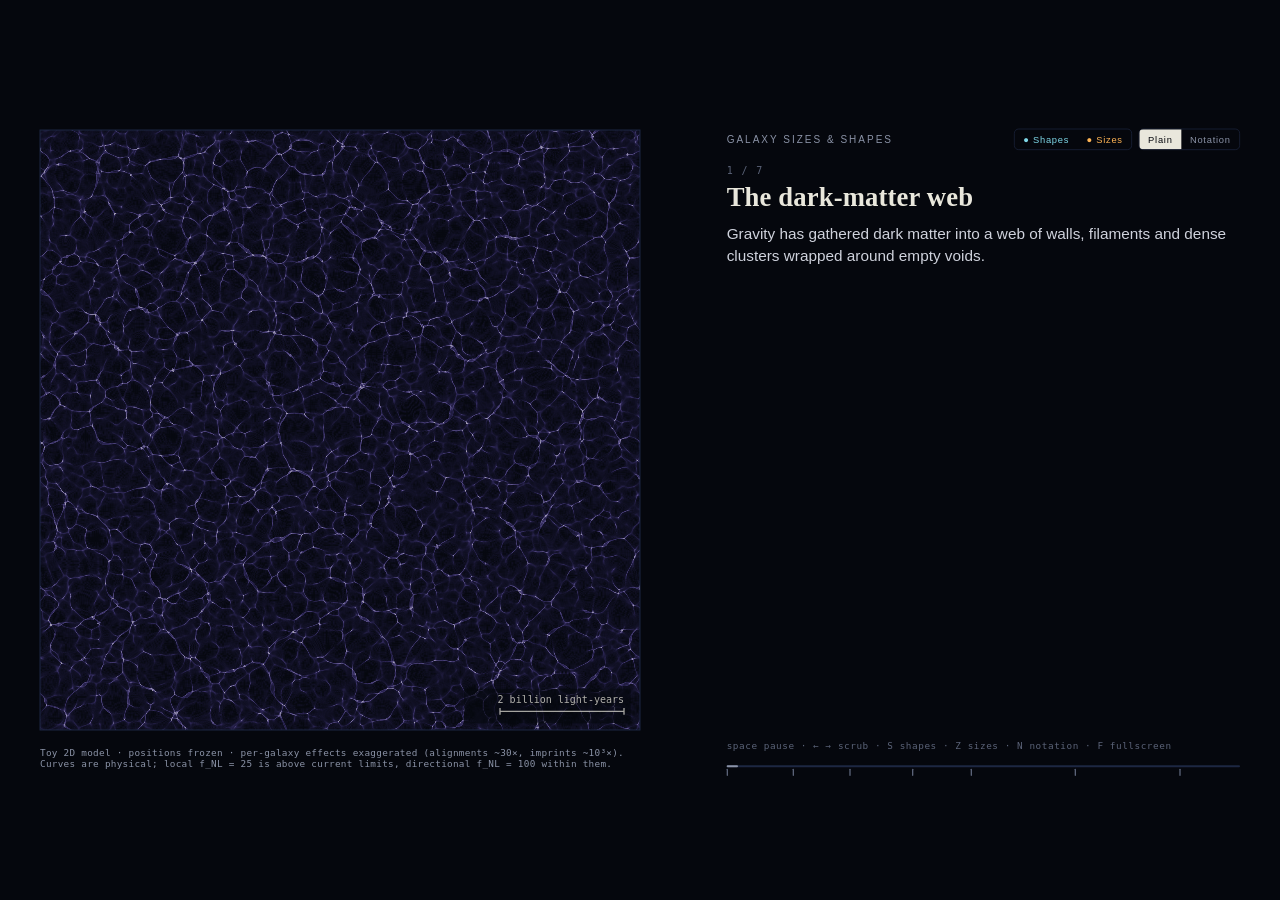
<file: galaxy-sizes-and-shapes/index.html>
<!DOCTYPE html>
<html lang="en">
<head>
<meta charset="utf-8">
<meta name="viewport" content="width=device-width, initial-scale=1">
<title>Galaxy Sizes &amp; Shapes</title>
<!--
  Galaxy sizes & shapes: tracing the tide, probing inflation.
  A looping lecture animation with an explore mode. Single file, no dependencies.

  Model (2D slice, L = 2000 Mpc/h, 512^2 grid, Planck 2018 cosmology):
    - Primordial potential phi with P_phi(k) ∝ k^(ns-3): the scale-invariant spectrum of a
      thin slice through a 3D field. phi is positive in wells (sign of +3/5 zeta).
    - Linear density delta(k) = alpha(k) phi(k), alpha(k) = 2 k^2 T(k) D(z) / (3 Omega_m H0^2)
      (c = 1, D = a in matter domination; EH98 transfer, Carroll+92 growth).
    - Truncated Zel'dovich displacement -> particles -> Eulerian density.
    - Tidal field from the smoothed Eulerian density (field-level NLA, so galaxies and
      streamlines agree where galaxies actually sit). Only the in-plane trace-free
      components are drawn, so the trace convention (1/2 vs 1/3) drops out:
        K+ = (k_x^2 - k_y^2)/(2k^2) delta_s,  Kx = k_x k_y / k^2 delta_s,
      and likewise psi from the long-wavelength phi (smoothed at R_PHI, k << k_galaxy).
    - Galaxies (positions frozen): ellipticity e = e_rand - A_K K~ - A_psi (fNL2/F_S2) psi~,
      log size  ln R = ln R0 + s_rand + A_s [ln(1+delta_s)]~ - A_phi (fNL/F_LOC) phi~   (b_phi^R < 0),
      (the log-density equals delta_s at linear order and keeps cluster galaxies from blowing up)
      where ~ marks fields normalised to unit rms. Major axes follow the stretching
      direction (b_K < 0): along filaments, radial around clusters on average.
    - Response plot: b(k) = b + b_phi f / alpha(k) with illustrative biases (BIAS below):
      counts b1 = 2, b_phi = 2 delta_c (b1 - 1); sizes small b1^R, b_phi^R < 0
      (Nguyen, Akitsu & Taruya 2026); shapes b_K(k)/b_K = 1 + (b_psi/b_K) f_s2 / alpha.

  Colour code (the page's one rule): amber = spin-0 (sizes, density, phi, local f_NL);
  cyan = spin-2 (shapes, tidal field, psi, spin-2 f_NL). The map exaggerates; the plot does not.
-->
<style>
  :root{
    --bg:#05070d; --panel:#080b14; --line:#1d2742;
    --ink:#e9e7dc; --dim:#8b93a7; --faint:#5b6378;
    --amber:#ffb454; --cyan:#7fd8e8;
    --sans:"Inter","Segoe UI","Helvetica Neue",Arial,sans-serif;
    --mono:ui-monospace,"SF Mono","Cascadia Mono",Menlo,Consolas,monospace;
    --serif:"Iowan Old Style","Palatino Linotype",Palatino,Georgia,serif;
  }
  *{box-sizing:border-box}
  html,body{margin:0;height:100%;background:var(--bg);overflow:hidden}
  body{-webkit-font-smoothing:antialiased;color:var(--ink);font-family:var(--sans)}
  #cv{position:fixed;inset:0;width:100%;height:100%;display:block;touch-action:none}

  /* The HUD is laid out in a fixed 1920x1080 design space and scaled to the
     letterboxed stage from JS, so canvas and HTML share one coordinate system. */
  #ui{position:fixed;left:0;top:0;width:1920px;height:1080px;transform-origin:0 0;
    pointer-events:none}
  #ui > *{position:absolute}
  .amb{color:var(--amber)} .cya{color:var(--cyan)}

  #kicker{left:1090px;top:58px;width:770px;display:flex;justify-content:space-between;
    align-items:center;font-size:15px;letter-spacing:.2em;text-transform:uppercase;color:var(--dim)}
  #switches{display:flex;gap:10px}
  #mode,#obs{pointer-events:auto;display:flex;border:1px solid var(--line);border-radius:7px;overflow:hidden}
  #mode button,#obs button{font:500 14px var(--sans);letter-spacing:.08em;color:var(--dim);background:transparent;
    border:0;padding:7px 13px;cursor:pointer}
  #mode button.on{color:var(--bg);background:var(--ink)}
  /* observable switches: a filled dot and the observable's colour when on */
  #obs button{color:var(--faint)} #obs button::before{content:'○ '}
  #obs button.on::before{content:'● '}
  #obs button.on.cya{color:var(--cyan)} #obs button.on.amb{color:var(--amber)}
  body.no-shapes #legend div:nth-child(2), body.no-sizes #legend div:nth-child(1){opacity:.35}
  body.no-shapes .xrow.cya, body.no-sizes .xrow.amb{opacity:.4}

  #caption{left:1090px;top:112px;width:770px}
  #step{font:500 15px var(--mono);letter-spacing:.14em;color:var(--faint)}
  #title{font:600 40px/1.15 var(--serif);margin:8px 0 14px;letter-spacing:.005em}
  #body{font-size:23px;line-height:1.48;color:#cfd2dc;margin:0}
  #math{margin-top:14px;font:19px/1.5 var(--serif);color:#d9dce6;padding-left:14px;
    border-left:2px solid var(--line);display:none}
  body.notation #math{display:block}
  body.notation #body{font-size:21px;line-height:1.42}
  body.notation #math{margin-top:10px;font:18px/1.45 var(--serif)}
  #math i{font-style:italic}

  #plothead{left:1090px;top:440px;width:770px;font-size:15px;letter-spacing:.2em;
    text-transform:uppercase;color:var(--dim)}

  #legend{left:1090px;top:800px;width:770px;font-size:19px;line-height:1.5;color:#c3c7d2;transition:top .6s}
  body.noplot #legend{top:452px;transition:none}
  #legend div{display:flex;gap:14px;align-items:baseline;margin-bottom:8px}
  #legend b{font-weight:600;min-width:120px}

  #explore{left:1090px;top:572px;width:770px;pointer-events:auto;display:none;
    font-size:18px;color:#c3c7d2}
  body.exploring #explore{display:block}
  body.exploring #legend, body.exploring #body, body.exploring #math{display:none}
  body.exploring #plothead{top:226px}
  .xrow{display:grid;grid-template-columns:370px 1fr 70px;gap:14px;align-items:center;height:40px}
  .xrow output{font:16px var(--mono);text-align:right;color:var(--ink)}
  .xrow input{width:100%;accent-color:var(--dim)}
  .xrow.amb input{accent-color:var(--amber)} .xrow.cya input{accent-color:var(--cyan)}
  .chips,.btns{display:flex;gap:8px;flex-wrap:wrap;margin-top:14px}
  .chips button,.btns button{font:500 15px var(--sans);color:var(--dim);background:transparent;
    border:1px solid var(--line);border-radius:7px;padding:6px 11px;cursor:pointer}
  .chips button.on{color:var(--ink);border-color:#56617f;background:#121829}
  .btns button:hover,.chips button:hover{color:var(--ink)}
  .btns .primary{color:var(--bg);background:var(--ink);border-color:var(--ink)}
  button:focus-visible,input:focus-visible{outline:2px solid var(--cyan);outline-offset:2px}

  #timeline{left:1090px;top:1004px;width:770px;height:22px;pointer-events:auto;cursor:pointer;touch-action:none}
  #track{position:absolute;left:0;right:0;top:9px;height:3px;background:var(--line);border-radius:2px}
  #fill{position:absolute;left:0;top:0;bottom:0;width:0;background:var(--dim);border-radius:2px}
  .tick{position:absolute;top:5px;width:2px;height:11px;background:var(--faint);border-radius:1px}
  #hint{left:1090px;top:976px;width:770px;font:14px var(--mono);letter-spacing:.06em;color:var(--faint);
    display:flex;justify-content:space-between}
  #status{color:var(--dim)}

  #note{left:60px;top:986px;width:930px;font:14px var(--mono);color:var(--dim);letter-spacing:.03em}
  #loading{left:0;top:0;width:1920px;height:1080px;display:flex;align-items:center;justify-content:center;
    font:16px var(--mono);letter-spacing:.2em;color:var(--dim);text-transform:uppercase}
</style>
</head>
<body>
<canvas id="cv" role="img" aria-label="A two-dimensional slice of the cosmic web with galaxies drawn as ellipses whose sizes and orientations respond to the density, the tidal field and primordial non-Gaussianity"></canvas>
<div id="ui">
  <div id="loading">building the universe…</div>
  <div id="kicker"><span>Galaxy sizes &amp; shapes</span>
    <span id="switches">
      <span id="obs" role="group" aria-label="Observables shown">
        <button id="o-shapes" class="on cya" aria-pressed="true">Shapes</button>
        <button id="o-sizes" class="on amb" aria-pressed="true">Sizes</button>
      </span>
      <span id="mode" role="group" aria-label="Caption style">
        <button id="m-plain" class="on" aria-pressed="true">Plain</button>
        <button id="m-math" aria-pressed="false">Notation</button>
      </span>
    </span>
  </div>
  <div id="caption" aria-live="polite">
    <div id="step"></div>
    <h1 id="title"></h1>
    <p id="body"></p>
    <div id="math"></div>
  </div>
  <div id="plothead"></div>
  <div id="legend"></div>
  <div id="explore" role="group" aria-label="Explore controls">
    <div class="xrow amb"><label for="x-fnl" data-k="fnl"></label><input id="x-fnl" type="range" min="-50" max="50" step="1"><output id="o-fnl"></output></div>
    <div class="xrow cya"><label for="x-fnl2" data-k="fnl2"></label><input id="x-fnl2" type="range" min="-300" max="300" step="5"><output id="o-fnl2"></output></div>
    <div class="xrow cya"><label for="x-shape" data-k="shape"></label><input id="x-shape" type="range" min="0" max="1.5" step="0.01"><output id="o-shape"></output></div>
    <div class="xrow amb"><label for="x-size" data-k="size"></label><input id="x-size" type="range" min="-1.5" max="1.5" step="0.01"><output id="o-size"></output></div>
    <div class="xrow"><label for="x-zoom" data-k="zoom"></label><input id="x-zoom" type="range" min="1" max="5" step="0.01"><output id="o-zoom"></output></div>
    <div class="chips" id="chips"></div>
    <div class="btns">
      <button id="b-resume" class="primary">Resume ▶</button>
      <button id="b-seed">New universe</button>
      <button id="b-reset">Reset view</button>
    </div>
  </div>
  <div id="hint"><span id="keys">space pause · ← → scrub · S shapes · Z sizes · N notation · F fullscreen</span><span id="status"></span></div>
  <div id="timeline" role="slider" aria-label="Animation time in seconds" aria-valuemin="0" aria-valuemax="56" tabindex="0"><div id="track"><div id="fill"></div></div></div>
  <div id="note"></div>
</div>
<script>
'use strict';
/* =====================================================================
   1. Design space, palette, cosmology
   ===================================================================== */
const W = 1920, H = 1080;
const SP = {x:60, y:60, s:900};              // slice panel (design px)
const RP = {x:1110, y:496, w:730};           // response-vs-scale plot (moves up while exploring)
const TAU = 2*Math.PI;

const AMBER = [255,180,84], CYAN = [127,216,232], GAL = [255,238,220];
const rgba = (c,a) => `rgba(${c[0]},${c[1]},${c[2]},${a})`;
const css = getComputedStyle(document.documentElement);
const MONO = css.getPropertyValue('--mono'), SANS = css.getPropertyValue('--sans');
const mixRGB = (A,B,t) => A.map((v,i) => Math.round(v + (B[i]-v)*t));

const COSMO = {h:0.674, Om:0.315, fb:0.157, ns:0.965, Tcmb:2.7255};   // Planck 2018
const L_BOX = 2000;                          // Mpc/h
const N = 512;                               // field grid
const M_IMG = 1536;                          // density image (3 sub-particles per cell and axis)
const R_T = 5.5, R_S = 9, R_PHI = 40;        // Zel'dovich truncation / response smoothing / long-mode phi (Mpc/h)
const SIGMA_ZEL = 0.95;                      // rms of the truncated linear density fed to Zel'dovich
const Z_MAX = 4;                             // narrative zoom
const N_GAL = 12000, N_TIDE = 24000;         // stored galaxies / tidal streamlines (LOD-subsampled on screen)

/* map display gains (dimensionless, deliberately exaggerated; see README) */
const GAIN = {e_rand:0.17, K:0.36, psi:0.42, s_rand:0.11, s:0.08, phi:0.30};
const F_LOC = 25, F_S2 = 100;                // narrative f_NL (local, spin-2); also the map reference amplitudes
const R0 = 4.6;                              // base galaxy radius, design px
/* illustrative large-scale biases for the response plot */
const DELTA_C = 1.686;
const BIAS = {b1:2, b1R:0.3, bphiR:-3, psiOverK:1};     // counts: b1; sizes: b1^R, bphi^R; shapes: b_psi/b_K
BIAS.bphi = 2*DELTA_C*(BIAS.b1 - 1);                      // universal-mass-function relation (sizes violate it)

/* =====================================================================
   2. Small utilities
   ===================================================================== */
const clamp = (x,a,b) => Math.min(b, Math.max(a,x));
const c01 = x => clamp(x,0,1);
const lerp = (a,b,t) => a + (b-a)*t;
const eio = x => { x = c01(x); return x*x*(3-2*x); };
function mulberry32(s){ return function(){ s|=0; s=s+0x6D2B79F5|0;
  let t=Math.imul(s^s>>>15,1|s); t=t+Math.imul(t^t>>>7,61|t)^t;
  return ((t^t>>>14)>>>0)/4294967296; }; }
function gauss(r){ return Math.sqrt(-2*Math.log(Math.max(r(),1e-12)))*Math.cos(TAU*r()); }
function makeCanvas(w,h){ const c=document.createElement('canvas'); c.width=w; c.height=h; return c; }

/* radix-2 complex FFT on n x n row-major Float64 arrays, twiddles cached */
function makeFFT2(n){
  const lg = Math.log2(n), rev = new Uint32Array(n), cs = new Float64Array(n/2), sn = new Float64Array(n/2);
  for(let i=0;i<n;i++){ let r=0; for(let b=0;b<lg;b++) r |= ((i>>b)&1) << (lg-1-b); rev[i]=r; }
  for(let i=0;i<n/2;i++){ cs[i]=Math.cos(TAU*i/n); sn[i]=Math.sin(TAU*i/n); }
  const tr = new Float64Array(n), ti = new Float64Array(n);
  function fft1(re,im,sgn){
    for(let i=0;i<n;i++){ const j=rev[i]; if(i<j){ let t=re[i]; re[i]=re[j]; re[j]=t; t=im[i]; im[i]=im[j]; im[j]=t; } }
    for(let len=2;len<=n;len<<=1){
      const h=len>>1, st=n/len;
      for(let i=0;i<n;i+=len) for(let j=0,k=0;j<h;j++,k+=st){
        const wr=cs[k], wi=sgn*sn[k], a=i+j, b=a+h;
        const vr=re[b]*wr-im[b]*wi, vi=re[b]*wi+im[b]*wr;
        re[b]=re[a]-vr; im[b]=im[a]-vi; re[a]+=vr; im[a]+=vi;
      }
    }
  }
  return function(re,im,inv){
    const sgn = inv ? 1 : -1;
    for(let y=0;y<n;y++){ const o=y*n;
      for(let x=0;x<n;x++){ tr[x]=re[o+x]; ti[x]=im[o+x]; }
      fft1(tr,ti,sgn);
      for(let x=0;x<n;x++){ re[o+x]=tr[x]; im[o+x]=ti[x]; } }
    for(let x=0;x<n;x++){
      for(let y=0;y<n;y++){ tr[y]=re[y*n+x]; ti[y]=im[y*n+x]; }
      fft1(tr,ti,sgn);
      for(let y=0;y<n;y++){ re[y*n+x]=tr[y]; im[y*n+x]=ti[y]; } }
    if(inv){ const s=1/(n*n); for(let i=0;i<n*n;i++){ re[i]*=s; im[i]*=s; } }
  };
}
const fft2 = makeFFT2(N);

/* bilinear sample of a periodic N x N node-centred grid at box coords (u,v) in [0,1) */
function sample(F, u, v){
  const x = u*N, y = v*N, x0 = Math.floor(x), y0 = Math.floor(y), fx = x-x0, fy = y-y0;
  const i0 = ((x0%N)+N)%N, j0 = ((y0%N)+N)%N, i1 = (i0+1)%N, j1 = (j0+1)%N;
  return (F[j0*N+i0]*(1-fx) + F[j0*N+i1]*fx)*(1-fy) + (F[j1*N+i0]*(1-fx) + F[j1*N+i1]*fx)*fy;
}
const wrap = u => u - Math.floor(u);

/* =====================================================================
   3. Physics: transfer function, alpha(k), the fields of one universe
   ===================================================================== */
/* Eisenstein & Hu (1998) fitting formula with baryon wiggles, k in h/Mpc */
function ehTransfer(k){
  const h=COSMO.h, omhh=COSMO.Om*h*h, obhh=omhh*COSMO.fb;
  const th=COSMO.Tcmb/2.7, th2=th*th, th4=th2*th2, fb=COSMO.fb, fc=1-fb;
  const zeq=2.5e4*omhh/th4;
  const b1=0.313*Math.pow(omhh,-0.419)*(1+0.607*Math.pow(omhh,0.674)), b2=0.238*Math.pow(omhh,0.223);
  const zd=1291*Math.pow(omhh,0.251)/(1+0.659*Math.pow(omhh,0.828))*(1+b1*Math.pow(obhh,b2));
  const Rd=31.5*obhh/th4*(1000/zd), Req=31.5*obhh/th4*(1000/zeq), keq=0.0746*omhh/th2;
  const s=(2/(3*keq))*Math.sqrt(6/Req)*Math.log((Math.sqrt(1+Rd)+Math.sqrt(Rd+Req))/(1+Math.sqrt(Req)));
  const ksilk=1.6*Math.pow(obhh,0.52)*Math.pow(omhh,0.73)*(1+Math.pow(10.4*omhh,-0.95));
  const a1=Math.pow(46.9*omhh,0.670)*(1+Math.pow(32.1*omhh,-0.532)), a2=Math.pow(12.0*omhh,0.424)*(1+Math.pow(45.0*omhh,-0.582));
  const ac=Math.pow(a1,-fb)*Math.pow(a2,-fb*fb*fb);
  const bb1=0.944/(1+Math.pow(458*omhh,-0.708)), bb2=Math.pow(0.395*omhh,-0.0266), bc=1/(1+bb1*(Math.pow(fc,bb2)-1));
  const kM=k*h, ks=kM*s;
  const T0=(kk,al,be)=>{ const q=kk/(13.41*keq), C=14.2/al+386/(1+69.9*Math.pow(q,1.08)), Lg=Math.log(Math.E+1.8*be*q); return Lg/(Lg+C*q*q); };
  const f=1/(1+Math.pow(ks/5.4,4)), Tc=f*T0(kM,1,bc)+(1-f)*T0(kM,ac,bc);
  const y=zeq/zd, Gy=y*(-6*Math.sqrt(1+y)+(2+3*y)*Math.log((Math.sqrt(1+y)+1)/(Math.sqrt(1+y)-1)));
  const ab=2.07*keq*s*Gy*Math.pow(1+Rd,-0.75), bnode=8.41*Math.pow(omhh,0.435);
  const bb=0.5+fb+(3-2*fb)*Math.sqrt(17.2*omhh*17.2*omhh+1), st=s/Math.cbrt(1+Math.pow(bnode/ks,3));
  const t1=T0(kM,1,1)/(1+Math.pow(ks/5.2,2)), t2=ab/(1+Math.pow(bb/ks,3))*Math.exp(-Math.pow(kM/ksilk,1.4));
  const kst=kM*st, j0=kst>0.01 ? Math.sin(kst)/kst : 1-kst*kst/6;
  return fb*(t1+t2)*j0 + fc*Tc;
}
/* flat LCDM growth at z = 0, normalised to D = a in matter domination (Carroll et al. 1992) */
const D0 = (() => { const Om=COSMO.Om, OL=1-Om;
  return 2.5*Om/(Math.pow(Om,4/7) - OL + (1+Om/2)*(1+OL/70)); })();
const H0C = 1/2997.92458;                    // H0/c in h/Mpc
/* delta(k) = alpha(k) phi(k); phi is the primordial (Bardeen) potential, positive in wells */
/* T(k) tabulated on a log grid (the field build needs it for every mode) */
const LT0 = Math.log(1e-4), LT1 = Math.log(10), NT = 4096;
const T_TAB = Float64Array.from({length:NT+1}, (_, i) => ehTransfer(Math.exp(LT0 + (LT1-LT0)*i/NT)));
function alphaK(k){
  const x = (Math.log(k) - LT0)/(LT1-LT0)*NT, i = clamp(Math.floor(x), 0, NT-1), f = x - i;
  return 2*k*k*(T_TAB[i]*(1-f) + T_TAB[i+1]*f)*D0/(3*COSMO.Om*H0C*H0C);
}
/* large-scale bias with a PNG term: b(k) = b + b_phi f / alpha(k) */
const biasK = (k, b, bphi, f) => b + bphi*f/alphaK(k);

/* Build one universe from a seed. Returns plain typed arrays; no drawing. */
function buildFields(seed){
  const r = mulberry32(seed), N2 = N*N, kf = TAU/L_BOX;
  const re = new Float64Array(N2), im = new Float64Array(N2);
  for(let i=0;i<N2;i++) re[i] = gauss(r);
  fft2(re, im, false);                                     // white noise W(k)

  const kOf = i => (i < N/2 ? i : i - N)*kf;
  const nyq = (i,j) => i === N/2 || j === N/2;
  /* phi(k) = k^((ns-3)/2) W(k) (scale-invariant in the slice) ; delta_L(k) = alpha(k) phi(k) */
  const phR = new Float64Array(N2), phI = new Float64Array(N2);
  let s2 = 0;
  for(let j=0;j<N;j++) for(let i=0;i<N;i++){
    const o = j*N+i, kx = kOf(i), ky = kOf(j), k = Math.hypot(kx,ky);
    if(k === 0 || nyq(i,j)) continue;
    const a = Math.pow(k, (COSMO.ns-3)/2);
    phR[o] = a*re[o]; phI[o] = a*im[o];
    const d = alphaK(k)*Math.exp(-0.5*k*k*R_T*R_T);
    s2 += d*d*(phR[o]*phR[o] + phI[o]*phI[o]);
  }
  const dNorm = SIGMA_ZEL/Math.sqrt(s2/(N2*N2));           // sets the truncated delta_L rms

  /* Zel'dovich displacement Psi(k) = i k/k^2 delta_L(k), in box units; Psi_x + i Psi_y in one IFFT */
  const pr = new Float64Array(N2), pi = new Float64Array(N2);
  for(let j=0;j<N;j++) for(let i=0;i<N;i++){
    const o = j*N+i, kx = kOf(i), ky = kOf(j), k2 = kx*kx+ky*ky;
    if(k2 === 0 || nyq(i,j)) continue;
    const d = dNorm*alphaK(Math.sqrt(k2))*Math.exp(-0.5*k2*R_T*R_T)/(k2*L_BOX);
    const dr = d*phR[o], di = d*phI[o];                    // delta_L/(k^2 L)
    /* Psi_x(k) = i kx (dr + i di) = -kx di + i kx dr ; Psi_y likewise; combine A + iB */
    const axr = -kx*di, axi = kx*dr, ayr = -ky*di, ayi = ky*dr;
    pr[o] = axr - ayi; pi[o] = axi + ayr;
  }
  fft2(pr, pi, true);
  const psiX = new Float32Array(N2), psiY = new Float32Array(N2);
  for(let i=0;i<N2;i++){ psiX[i] = pr[i]; psiY[i] = pi[i]; }

  /* Eulerian density on the N grid: CIC of the N^2 particles */
  const rho = new Float64Array(N2);
  for(let j=0;j<N;j++) for(let i=0;i<N;i++){
    const o = j*N+i, x = (i + psiX[o]*N), y = (j + psiY[o]*N);
    const x0 = Math.floor(x), y0 = Math.floor(y), fx = x-x0, fy = y-y0;
    const i0 = ((x0%N)+N)%N, j0 = ((y0%N)+N)%N, i1 = (i0+1)%N, j1 = (j0+1)%N;
    rho[j0*N+i0] += (1-fx)*(1-fy); rho[j0*N+i1] += fx*(1-fy);
    rho[j1*N+i0] += (1-fx)*fy;     rho[j1*N+i1] += fx*fy;
  }
  const dE = new Float32Array(N2);
  for(let i=0;i<N2;i++) dE[i] = rho[i] - 1;

  /* smoothed Eulerian density: tidal tensor K and delta_s (galaxy response), delta_16 (cluster finder) */
  re.fill(0); im.fill(0);
  for(let i=0;i<N2;i++) re[i] = dE[i];
  fft2(re, im, false);
  const kr = new Float64Array(N2), ki = new Float64Array(N2);   // K+ + i Kx
  const sr = new Float64Array(N2), si = new Float64Array(N2);   // delta_s + i delta_16
  const qr = new Float64Array(N2), qi = new Float64Array(N2);   // psi+ + i psix (primordial tide)
  const fr = new Float64Array(N2), fi = new Float64Array(N2);   // phi
  for(let j=0;j<N;j++) for(let i=0;i<N;i++){
    const o = j*N+i, kx = kOf(i), ky = kOf(j), k2 = kx*kx+ky*ky;
    if(k2 === 0 || nyq(i,j)) continue;
    const ws = Math.exp(-0.5*k2*R_S*R_S), w16 = Math.exp(-0.5*k2*16*16);
    const c1 = (kx*kx - ky*ky)/(2*k2), c2 = kx*ky/k2;            // (K11-K22)/2 and K12 operators
    const dr = re[o]*ws, di = im[o]*ws;
    kr[o] = c1*dr - c2*di; ki[o] = c1*di + c2*dr;                // A = c1 d, B = c2 d -> A + iB
    sr[o] = dr - w16*im[o]; si[o] = di + w16*re[o];              // A = delta_s, B = delta_16
    const wp = Math.exp(-0.5*k2*R_PHI*R_PHI), ar = wp*phR[o], ai = wp*phI[o];
    qr[o] = c1*ar - c2*ai; qi[o] = c1*ai + c2*ar;
    fr[o] = ar; fi[o] = ai;
  }
  fft2(kr, ki, true); fft2(sr, si, true); fft2(qr, qi, true); fft2(fr, fi, true);

  const f32 = a => Float32Array.from(a);
  return {psiX, psiY, dE, Kp:f32(kr), Kx:f32(ki), dS:f32(sr), d16:f32(si), Qp:f32(qr), Qx:f32(qi), phi:f32(fr)};
}

const rms = (A, B) => { let s=0; for(let i=0;i<A.length;i++) s += A[i]*A[i] + (B ? B[i]*B[i] : 0); return Math.sqrt(s/A.length); };
function meanStd(A){ let m=0, s=0; for(const v of A) m+=v; m/=A.length; for(const v of A) s+=(v-m)*(v-m); return [m, Math.sqrt(s/A.length)]; }

/* =====================================================================
   4. Baked layers: density image, streamlines, potential contours
   ===================================================================== */
/* dark-matter column density from 3x3 sub-particles per cell (bilinear Psi), CIC onto M_IMG^2 */
function bakeDensity(F){
  const M = M_IMG, S = M/N, rho = new Float32Array(M*M), PX = F.psiX, PY = F.psiY;
  /* sub-particle (a,b) of cell (ci,cj) sits at node offset ((a+0.5)/S, (b+0.5)/S): fixed bilinear weights */
  for(let cj=0;cj<N;cj++) for(let ci=0;ci<N;ci++){
    const i1 = (ci+1)%N, j1 = (cj+1)%N;
    const o00 = cj*N+ci, o10 = cj*N+i1, o01 = j1*N+ci, o11 = j1*N+i1;
    for(let b=0;b<S;b++){
      const fy = (b+0.5)/S;
      for(let a=0;a<S;a++){
        const fx = (a+0.5)/S, w00 = (1-fx)*(1-fy), w10 = fx*(1-fy), w01 = (1-fx)*fy, w11 = fx*fy;
        const dx = PX[o00]*w00 + PX[o10]*w10 + PX[o01]*w01 + PX[o11]*w11;
        const dy = PY[o00]*w00 + PY[o10]*w10 + PY[o01]*w01 + PY[o11]*w11;
        const x = (ci + fx)*S + dx*M - 0.5, y = (cj + fy)*S + dy*M - 0.5;   // Lagrangian + Psi, pixel-node units
        const x0 = Math.floor(x), y0 = Math.floor(y), gx = x-x0, gy = y-y0;
        const p0 = ((x0%M)+M)%M, q0 = ((y0%M)+M)%M, p1 = p0+1 === M ? 0 : p0+1, q1 = q0+1 === M ? 0 : q0+1;
        rho[q0*M+p0] += (1-gx)*(1-gy); rho[q0*M+p1] += gx*(1-gy);
        rho[q1*M+p0] += (1-gx)*gy;     rho[q1*M+p1] += gx*gy;
      }
    }
  }
  /* log stretch between robust percentiles, then a dark violet ramp */
  const lg = new Float32Array(M*M);
  for(let i=0;i<M*M;i++) lg[i] = Math.log(0.25 + rho[i]);
  const smp = []; for(let i=0;i<M*M;i+=97) smp.push(lg[i]); smp.sort((a,b)=>a-b);
  const lo = smp[Math.floor(smp.length*0.04)], hi = smp[Math.floor(smp.length*0.9985)];
  const c = makeCanvas(M,M), g = c.getContext('2d'), img = g.createImageData(M,M), px = img.data;
  const STOPS = [[0,[6,8,16]],[0.35,[24,22,52]],[0.62,[62,52,118]],[0.84,[128,112,190]],[1,[226,218,255]]];
  for(let i=0;i<M*M;i++){
    const t = c01((lg[i]-lo)/(hi-lo));
    let k = 1; while(k < STOPS.length-1 && STOPS[k][0] < t) k++;
    const [t0,a] = STOPS[k-1], [t1,b] = STOPS[k], w = (t-t0)/(t1-t0);
    px[4*i] = a[0]+(b[0]-a[0])*w; px[4*i+1] = a[1]+(b[1]-a[1])*w; px[4*i+2] = a[2]+(b[2]-a[2])*w; px[4*i+3] = 255;
  }
  g.putImageData(img,0,0);
  return c;
}

/* Trace headless streamlines of the stretching direction of a trace-free tensor (P, X):
   the stretching eigenvector has angle theta = atan2(X, P)/2 + pi/2. */
function traceLines(P, X, norm, nLines, steps, h, seed){
  const r = mulberry32(seed), g = Math.ceil(Math.sqrt(nLines)), n = g*g, len = 2*steps+1;
  const pts = new Float32Array(n*len*2), str = new Float32Array(n), rank = new Float32Array(n);
  const dirAt = (u,v) => { const p = sample(P,u,v), x = sample(X,u,v), th = 0.5*Math.atan2(x,p) + Math.PI/2;
    return [Math.cos(th), Math.sin(th), Math.hypot(p,x)]; };
  for(let l=0;l<n;l++){
    const u0 = ((l%g) + r())/g, v0 = (Math.floor(l/g) + r())/g;     // jittered grid of seeds
    const base = l*len*2, d0 = dirAt(u0,v0);
    str[l] = d0[2]/norm; rank[l] = r();
    pts[base + 2*steps] = u0; pts[base + 2*steps + 1] = v0;
    for(const sgn of [1,-1]){
      let u = u0, v = v0, px = sgn*d0[0], py = sgn*d0[1];
      for(let s=1;s<=steps;s++){
        /* midpoint step, keeping the headless direction continuous */
        let [dx,dy] = dirAt(u,v); if(dx*px+dy*py < 0){ dx=-dx; dy=-dy; }
        let [mx,my] = dirAt(u+0.5*h*dx, v+0.5*h*dy); if(mx*dx+my*dy < 0){ mx=-mx; my=-my; }
        u += h*mx; v += h*my; px = mx; py = my;
        const k = base + 2*(steps + sgn*s);
        pts[k] = u; pts[k+1] = v;
      }
    }
  }
  return {pts, str, rank, n, len};
}

/* marching-squares contours of the long-wavelength phi (unit rms); no fill, so amber stays "galaxy size" */
function bakePotential(phiN){
  const G = 128, grid = new Float32Array(G*G);
  for(let j=0;j<G;j++) for(let i=0;i<G;i++) grid[j*G+i] = sample(phiN, (i+0.5)/G, (j+0.5)/G);
  const levels = [-1.6,-0.8,0.8,1.6], segs = levels.map(() => []);
  levels.forEach((lev, li) => {
    for(let j=0;j<G;j++) for(let i=0;i<G;i++){
      const i1 = (i+1)%G, j1 = (j+1)%G;
      const a = grid[j*G+i]-lev, b = grid[j*G+i1]-lev, c = grid[j1*G+i1]-lev, d = grid[j1*G+i]-lev;
      const e = [];
      const edge = (p,q,x0,y0,x1,y1) => { if((p>0) !== (q>0)){ const t = p/(p-q); e.push((x0+(x1-x0)*t+0.5)/G, (y0+(y1-y0)*t+0.5)/G); } };
      edge(a,b,i,j,i+1,j); edge(b,c,i+1,j,i+1,j+1); edge(c,d,i+1,j+1,i,j+1); edge(d,a,i,j+1,i,j);
      segs[li].push(...e);                                  // 2 or 4 crossings -> 1 or 2 segments
    }
  });
  return {levels, segs};
}

/* =====================================================================
   5. Galaxies: biased sampling of displaced sub-particles, fields at x
   ===================================================================== */
function makeGalaxies(F, seed){
  const r = mulberry32(seed ^ 0x9e3779b9), n = N_GAL;
  const G = {n, x:new Float32Array(n), y:new Float32Array(n), rank:new Float32Array(n),
    d:new Float32Array(n), k1:new Float32Array(n), k2:new Float32Array(n),
    p:new Float32Array(n), q1:new Float32Array(n), q2:new Float32Array(n),
    e1:new Float32Array(n), e2:new Float32Array(n), s:new Float32Array(n), lum:new Float32Array(n)};
  /* extra bias on top of mass-weighted (Lagrangian-uniform) sampling */
  const smp = []; for(let i=0;i<F.dE.length;i+=31) smp.push(F.dE[i]); smp.sort((a,b)=>a-b);
  const cap = 1 + smp[Math.floor(smp.length*0.995)];
  const lnd = new Float32Array(n);
  for(let m=0; m<n; ){
    const qu = r(), qv = r();
    const u = wrap(qu + sample(F.psiX, qu, qv)), v = wrap(qv + sample(F.psiY, qu, qv));
    const w = Math.pow(Math.max(0, 1 + sample(F.dE, u, v))/cap, 0.3);
    if(r() > w) continue;
    G.x[m] = u; G.y[m] = v; G.rank[m] = r();
    lnd[m] = Math.log(Math.max(0.05, 1 + sample(F.dS, u, v)));
    G.k1[m] = sample(F.Kp, u, v); G.k2[m] = sample(F.Kx, u, v);
    G.p[m] = sample(F.phi, u, v);
    G.q1[m] = sample(F.Qp, u, v); G.q2[m] = sample(F.Qx, u, v);
    const er = Math.abs(GAIN.e_rand*gauss(r)), th = TAU*r();
    G.e1[m] = er*Math.cos(2*th); G.e2[m] = er*Math.sin(2*th);
    G.s[m] = GAIN.s_rand*gauss(r); G.lum[m] = 0.55 + 0.45*r();
    m++;
  }
  /* normalise each response field to unit rms over the galaxy sample */
  const [md, sd] = meanStd(lnd);
  for(let m=0;m<n;m++) G.d[m] = (lnd[m]-md)/sd;
  const kN = rms(G.k1, G.k2), qN = rms(G.q1, G.q2), [mp, sp] = meanStd(G.p);
  for(let m=0;m<n;m++){
    G.k1[m] /= kN; G.k2[m] /= kN; G.q1[m] /= qN; G.q2[m] /= qN; G.p[m] = (G.p[m]-mp)/sp;
  }
  return G;
}

/* cluster to zoom into: highest 16 Mpc/h-smoothed density in the central region */
function findCluster(F){
  let best = -1e9, bu = 0.5, bv = 0.5;
  for(let j=Math.floor(0.3*N); j<0.7*N; j++) for(let i=Math.floor(0.3*N); i<0.7*N; i++){
    const v = F.d16[j*N+i]; if(v > best){ best = v; bu = i/N; bv = j/N; }
  }
  return {u:bu, v:bv};
}

/* =====================================================================
   6. Timeline: the narrative as keyframed tracks
   ===================================================================== */
const T_TOTAL = 56;
const TRACKS = {
  dm:    [[0.2,0],[1.9,1],[13.6,1],[15.0,0.72]],
  zs:    [[4.2,0],[7.2,1],[23.6,1],[26.6,0]],          // zoom progress 0..1 (z = Z_MAX^zs)
  tide:  [[7.4,0],[9.4,1],[20.8,1],[22.6,0.35],[24.6,0]],
  gal:   [[13.6,0],[15.0,1]],
  shape: [[15.6,0],[18.6,1]],
  ring:  [[16.4,0],[17.2,1],[20.0,1],[20.8,0]],
  size:  [[20.6,0],[23.0,1]],
  tint:  [[20.6,0],[22.0,1]],                           // colour galaxies by size from the size beat on
  plot:  [[23.6,0],[25.4,1]],
  phi:   [[26.8,0],[28.4,1],[35.8,1],[37.6,0],[49.6,0],[51.2,1]],
  fnl:   [[29.0,0],[32.6,F_LOC],[35.4,F_LOC],[37.4,0],[49.8,0],[52.2,F_LOC]],
  psi:   [[38.3,0],[40.0,1]],
  fnl2:  [[40.6,0],[44.2,F_S2]],
};
function track(keys, t){
  if(t <= keys[0][0]) return keys[0][1];
  for(let i=1;i<keys.length;i++){
    if(t <= keys[i][0]){ const [t0,v0] = keys[i-1], [t1,v1] = keys[i]; return lerp(v0, v1, eio((t-t0)/(t1-t0))); }
  }
  return keys[keys.length-1][1];
}
const SCENES = [
  {t:0,    key:'web'},
  {t:7.2,  key:'tide'},
  {t:13.4, key:'shapes'},
  {t:20.2, key:'sizes'},
  {t:26.6, key:'fnl'},
  {t:38.0, key:'fnl2'},
  {t:49.4, key:'both'},
];
const sceneAt = t => { let s = 0; for(let i=0;i<SCENES.length;i++) if(t >= SCENES[i].t) s = i; return s; };

/* narrative state at time t (pure function of t) */
function stateAt(t){
  const s = {t, g: Math.min(1, 1 - eio((t - (T_TOTAL-1.3))/1.2))};
  for(const k in TRACKS) s[k] = track(TRACKS[k], t);
  s.zoom = Math.pow(Z_MAX, s.zs);
  /* zoom toward the cluster, keeping its screen position moving linearly */
  s.cx = U.target.u - (1 - s.zs)*(U.target.u - 0.5)/s.zoom;
  s.cy = U.target.v - (1 - s.zs)*(U.target.v - 0.5)/s.zoom;
  return s;
}

/* =====================================================================
   7. Rendering
   ===================================================================== */
const cv = document.getElementById('cv'), ctx = cv.getContext('2d');
const uiEl = document.getElementById('ui');
let SCL = 1, OX = 0, OY = 0, DPR = 1;
let lastSig = '';                                           // last drawn paused state (skip identical redraws)
function resize(){
  DPR = Math.min(window.devicePixelRatio || 1, 2);
  cv.width = innerWidth*DPR; cv.height = innerHeight*DPR;
  SCL = Math.min(innerWidth/W, innerHeight/H);
  OX = (innerWidth - W*SCL)/2; OY = (innerHeight - H*SCL)/2;
  uiEl.style.transform = `translate(${OX}px,${OY}px) scale(${SCL})`;
  lastSig = '';
}
addEventListener('resize', resize); resize();
const setDesign = () => ctx.setTransform(SCL*DPR, 0, 0, SCL*DPR, OX*DPR, OY*DPR);

/* box (u,v) -> design px for camera (cx, cy, zoom) */
function cam(s){
  const k = SP.s*s.zoom, x0 = SP.x + SP.s/2 - s.cx*k, y0 = SP.y + SP.s/2 - s.cy*k;
  return {k, x0, y0, X: u => x0 + u*k, Y: v => y0 + v*k,
    u0: s.cx - 0.5/s.zoom, u1: s.cx + 0.5/s.zoom, v0: s.cy - 0.5/s.zoom, v1: s.cy + 0.5/s.zoom};
}
/* level of detail: fraction of stored objects shown so on-screen density stays constant */
const lodFrac = z => Math.min(1, (z/Z_MAX)*(z/Z_MAX));
const lodAlpha = (rank, f) => c01((f - rank)/(0.18*f));

function drawLines(L, C, alpha, color, width, useLod, zoom){
  if(alpha <= 0.004) return;
  const f = useLod ? lodFrac(zoom) : 1, pad = 0.03;
  const BUCKETS = 5, paths = Array.from({length:BUCKETS}, () => new Path2D());
  for(let l=0;l<L.n;l++){
    if(useLod && L.rank[l] > f) continue;
    const b = L.len*2*l, mu = L.pts[b + L.len - 1], mv = L.pts[b + L.len];
    if(mu < C.u0-pad || mu > C.u1+pad || mv < C.v0-pad || mv > C.v1+pad) continue;
    const a = c01(L.str[l]/1.6)*(useLod ? lodAlpha(L.rank[l], f) : 1);
    const bi = Math.min(BUCKETS-1, Math.floor(a*BUCKETS)); if(a < 0.06) continue;
    const p = paths[bi];
    p.moveTo(C.X(L.pts[b]), C.Y(L.pts[b+1]));
    for(let s=1;s<L.len;s++) p.lineTo(C.X(L.pts[b+2*s]), C.Y(L.pts[b+2*s+1]));
  }
  ctx.save();
  ctx.globalCompositeOperation = 'lighter';
  ctx.lineWidth = width; ctx.lineCap = 'round'; ctx.lineJoin = 'round';
  for(let i=0;i<BUCKETS;i++){ ctx.strokeStyle = rgba(color, alpha*(i+0.8)/BUCKETS); ctx.stroke(paths[i]); }
  ctx.restore();
}

function drawPotential(s, C){
  const a = s.phi*s.g; if(a <= 0.004) return;
  ctx.save();
  ctx.globalAlpha = a; ctx.lineWidth = 1.6;
  U.pot.levels.forEach((lev, li) => {
    ctx.strokeStyle = rgba(AMBER, lev > 0 ? 0.8 : 0.45);   // solid: phi high, dashed: phi low
    ctx.setLineDash(lev > 0 ? [] : [6,6]);
    const sg = U.pot.segs[li]; ctx.beginPath();
    for(let i=0;i<sg.length;i+=4){ ctx.moveTo(C.X(sg[i]), C.Y(sg[i+1])); ctx.lineTo(C.X(sg[i+2]), C.Y(sg[i+3])); }
    ctx.stroke();
  });
  ctx.restore();
}

/* current per-galaxy response amplitudes */
function galaxyParams(s){
  return {aK: GAIN.K*s.shape, aQ: GAIN.psi*s.shape*s.fnl2/F_S2, aS: GAIN.s*s.size, aP: -GAIN.phi*s.fnl/F_LOC};   // b_psi = b_K
}
const SMALL = [130,120,170];                 // tint for galaxies smaller than average (larger ones go amber)
function drawGalaxies(s, C){
  const A = s.gal*s.g; if(A <= 0.004) return;
  const G = U.gal, f = lodFrac(s.zoom), P = galaxyParams(s), pad = 0.01;
  const r0 = R0*(1 + 0.16*Math.log2(s.zoom));            // a little larger when zoomed in
  /* batched by (size colour, brightness); three nested ellipses (halo, body, core) mimic a light profile */
  const NB = 4, NC = 7, TIERS = [[1.55, 0.10], [0.95, 0.30], [0.52, 0.95]];
  const paths = TIERS.map(() => Array.from({length:NB*NC}, () => new Path2D()));
  for(let i=0;i<G.n;i++){
    if(G.rank[i] > f) continue;
    const u = G.x[i], v = G.y[i];
    if(u < C.u0-pad || u > C.u1+pad || v < C.v0-pad || v > C.v1+pad) continue;
    const a = G.lum[i]*lodAlpha(G.rank[i], f); if(a < 0.05) continue;
    /* spin-2: ellipticity (major axis along the stretching direction for positive amplitudes) */
    let e1 = UI.shapes ? G.e1[i] - P.aK*G.k1[i] - P.aQ*G.q1[i] : 0;
    let e2 = UI.shapes ? G.e2[i] - P.aK*G.k2[i] - P.aQ*G.q2[i] : 0;
    let e = Math.hypot(e1,e2);
    const ec = 0.78*Math.tanh(e/0.78);                    // soft cap: no needles
    if(e > 1e-6){ e1 *= ec/e; e2 *= ec/e; } e = ec;
    /* spin-0: log size; area-preserving axes a*b = R^2 */
    const lnR = UI.sizes ? G.s[i] + P.aS*G.d[i] + P.aP*G.p[i] : 0, R = r0*Math.exp(lnR);
    const ax = R*Math.sqrt((1+e)/(1-e)), by = R*Math.sqrt((1-e)/(1+e)), th = 0.5*Math.atan2(e2, e1);
    const X = C.X(u), Y = C.Y(v);
    const ci = Math.round(clamp(lnR/0.3, -1, 1)*(NC-1)/2 + (NC-1)/2), bi = Math.min(NB-1, Math.floor(a*NB));
    const ct = Math.cos(th), st = Math.sin(th);
    for(let k=0;k<TIERS.length;k++){                      // moveTo starts a new subpath: no connector lines
      const sc = TIERS[k][0], p = paths[k][ci*NB + bi];
      p.moveTo(X + sc*ax*ct, Y + sc*ax*st); p.ellipse(X, Y, sc*ax, sc*by, th, 0, TAU);
    }
  }
  const cols = Array.from({length:NC}, (_, c) => { const z = (2*c/(NC-1) - 1)*s.tint;
    return z > 0 ? mixRGB(GAL, AMBER, 0.85*z) : mixRGB(GAL, SMALL, -0.8*z); });
  ctx.save();
  /* glow tiers add up; cores are painted over them so their tint is not clipped to white */
  TIERS.forEach(([, al], k) => {
    ctx.globalCompositeOperation = k < TIERS.length-1 ? 'lighter' : 'source-over';
    for(let c=0;c<NC;c++) for(let b=0;b<NB;b++){ ctx.fillStyle = rgba(cols[c], al*A*(b+1)/NB); ctx.fill(paths[k][c*NB + b]); }
  });
  ctx.restore();
}

function drawRing(s, C){
  const a = s.ring*s.g; if(a <= 0.004) return;
  const X = C.X(U.target.u), Y = C.Y(U.target.v), r = 38/L_BOX*C.k;
  ctx.save();
  ctx.strokeStyle = rgba(CYAN, 0.8*a); ctx.lineWidth = 2; ctx.setLineDash([5,7]);
  ctx.beginPath(); ctx.arc(X, Y, r, 0, TAU); ctx.stroke();
  ctx.restore();
}

function drawScaleBar(s, C, a){
  const MLY = 3.2616/COSMO.h;                                 // million light-years per Mpc/h
  const opts = UI.notation ? [500,200,100,50].map(m => [m, `${m} Mpc/h`])
             : [2000,1000,500,250].map(m => [m/MLY, `${m >= 1000 ? m/1000 + ' billion' : m + ' million'} light-years`]);
  const [mpc, label] = opts.find(([m]) => m/L_BOX*C.k <= 260) || opts[3], len = mpc/L_BOX*C.k;
  const x = SP.x + SP.s - 24 - len, y = SP.y + SP.s - 28, right = x + len;
  ctx.save(); ctx.globalAlpha = a;
  ctx.fillStyle = 'rgba(5,7,13,0.62)'; ctx.fillRect(Math.min(x, right - 230) - 10, y - 34, right - Math.min(x, right - 230) + 20, 52);
  ctx.strokeStyle = 'rgba(233,231,220,0.75)'; ctx.lineWidth = 2;
  ctx.beginPath(); ctx.moveTo(x, y); ctx.lineTo(x+len, y); ctx.moveTo(x, y-5); ctx.lineTo(x, y+5);
  ctx.moveTo(x+len, y-5); ctx.lineTo(x+len, y+5); ctx.stroke();
  ctx.fillStyle = 'rgba(233,231,220,0.8)'; ctx.font = '15px ' + MONO;
  ctx.textAlign = 'right';
  ctx.fillText(label, right, y-12);
  ctx.restore();
}

function drawSlice(s){
  const C = cam(s);
  ctx.save();
  ctx.beginPath(); ctx.rect(SP.x, SP.y, SP.s, SP.s); ctx.clip();
  ctx.fillStyle = '#06080f'; ctx.fillRect(SP.x, SP.y, SP.s, SP.s);
  if(s.dm*s.g > 0.004){
    ctx.globalAlpha = s.dm*s.g; ctx.imageSmoothingEnabled = true; ctx.imageSmoothingQuality = 'high';
    ctx.drawImage(U.dens, C.x0, C.y0, C.k, C.k); ctx.globalAlpha = 1;
  }
  drawPotential(s, C);
  drawLines(U.tide, C, 0.85*s.tide*s.g, [170,232,248], 1.3, true, s.zoom);
  drawLines(U.ptide, C, 0.55*s.psi*s.g, CYAN, 1.8, false, s.zoom);
  drawGalaxies(s, C);
  drawRing(s, C);
  ctx.restore();
  ctx.strokeStyle = '#1d2742'; ctx.lineWidth = 1.5; ctx.strokeRect(SP.x, SP.y, SP.s, SP.s);
  const sa = c01(s.dm*s.g/0.72); if(sa > 0.01) drawScaleBar(s, C, sa);
}

/* response vs scale, one panel per spin: b(k) = b + b_phi f / alpha(k) */
const LK0 = -3, LK1 = Math.log10(0.5);
const PANELS = [
  {key:'spin0', h:118, y0:-3, y1:5, ref:0, ticks:[[0,'0'],[BIAS.b1, String(BIAS.b1)]], tag:['sizes · counts','spin-0']},
  {key:'spin2', h:84,  y0:0,  y1:3, ref:1, ticks:[[1,'1'],[2,'2']], tag:['shapes','spin-2']},
];
const PGAP = 34;
const pk = lk => RP.x + (lk-LK0)/(LK1-LK0)*RP.w;
function curvesFor(P, s){
  const b1R = BIAS.b1R*s.size;
  return P.key === 'spin0'
    ? [{f: k => biasK(k, BIAS.b1, BIAS.bphi, s.fnl), col:[233,231,220], lw:2, dash:[7,6], lab:['counts','b_g(k)']},
       {f: k => biasK(k, b1R, BIAS.bphiR, s.fnl),  col:AMBER, lw:3, dash:[], lab:['sizes','b_R(k)'], off:!UI.sizes}]
    : [{f: k => biasK(k, 1, BIAS.psiOverK, s.fnl2), col:CYAN, lw:3, dash:[], lab:['shapes','b_K(k) / b_K'], off:!UI.shapes}];
}
function drawPlot(s){
  RP.y = UI.exploring ? 268 : 496;
  const a = s.plot*s.g; if(a <= 0.004) return;
  const lkv = Math.log10(TAU/(L_BOX/s.zoom));             // largest scale in view
  const yTop = RP.y, yBot = RP.y + PANELS[0].h + PGAP + PANELS[1].h;
  ctx.save(); ctx.globalAlpha = a;
  ctx.fillStyle = 'rgba(233,231,220,0.045)'; ctx.fillRect(pk(lkv), yTop, RP.x + RP.w - pk(lkv), yBot - yTop);
  ctx.strokeStyle = 'rgba(233,231,220,0.25)'; ctx.lineWidth = 1; ctx.setLineDash([3,5]);
  ctx.beginPath(); ctx.moveTo(pk(lkv), yTop); ctx.lineTo(pk(lkv), yBot); ctx.stroke(); ctx.setLineDash([]);
  ctx.font = '14px ' + MONO; ctx.textAlign = 'left'; ctx.fillStyle = 'rgba(233,231,220,0.5)';
  ctx.fillText('scales in view', pk(lkv)+8, yTop - 8);

  let y = yTop;
  for(const P of PANELS){
    const py = v => y + P.h - (v - P.y0)/(P.y1 - P.y0)*P.h;
    ctx.strokeStyle = 'rgba(190,200,222,0.35)'; ctx.lineWidth = 1.5;
    ctx.beginPath(); ctx.moveTo(RP.x, y); ctx.lineTo(RP.x, y+P.h); ctx.lineTo(RP.x+RP.w, y+P.h); ctx.stroke();
    ctx.strokeStyle = 'rgba(233,231,220,0.22)'; ctx.lineWidth = 1; ctx.setLineDash([2,5]);
    ctx.beginPath(); ctx.moveTo(RP.x, py(P.ref)); ctx.lineTo(RP.x+RP.w, py(P.ref)); ctx.stroke(); ctx.setLineDash([]);
    ctx.font = '600 13px ' + SANS; ctx.fillStyle = '#8b93a7'; ctx.textAlign = 'left';
    ctx.fillText(P.tag[UI.notation ? 1 : 0].toUpperCase(), RP.x, y - 8);
    const fv = Math.round(P.key === 'spin0' ? s.fnl : s.fnl2);
    if(fv){ ctx.font = '14px ' + MONO; ctx.textAlign = 'right';
      const lab = UI.notation ? (P.key === 'spin0' ? 'f_NL = ' : 'f_NL^(s=2) = ')
                              : (P.key === 'spin0' ? 'local f_NL = ' : 'directional f_NL = ');
      ctx.fillText(lab + fv, RP.x + RP.w, y - 8); }
    if(UI.notation){
      ctx.font = '14px ' + MONO; ctx.textAlign = 'right';
      for(const [v, lab] of P.ticks) ctx.fillText(lab, RP.x - 8, py(v) + 5);
    }
    ctx.save(); ctx.beginPath(); ctx.rect(RP.x, y - 2, RP.w, P.h + 2); ctx.clip();
    const labs = [];
    for(const c of curvesFor(P, s)){
      if(c.off){ labs.push([c, py(P.ref)]); continue; }
      ctx.strokeStyle = rgba(c.col, 0.95); ctx.lineWidth = c.lw; ctx.setLineDash(c.dash); ctx.beginPath();
      for(let i=0;i<=160;i++){ const lk = LK0 + (LK1-LK0)*i/160, v = py(c.f(Math.pow(10, lk)));
        i ? ctx.lineTo(pk(lk), v) : ctx.moveTo(pk(lk), v); }
      ctx.stroke(); ctx.setLineDash([]);
      labs.push([c, py(c.f(0.4))]);
    }
    ctx.restore();
    ctx.font = '600 16px ' + SANS; ctx.textAlign = 'right';
    for(const [c, v] of labs){ ctx.fillStyle = rgba(c.col, c.off ? 0.45 : 1);
      ctx.fillText(c.lab[UI.notation ? 1 : 0] + (c.off ? ' (off)' : ''), RP.x + RP.w, clamp(v - 8, y + 30, y + P.h - 6)); }
    y += P.h + PGAP;
  }
  /* shared k axis */
  ctx.font = '14px ' + MONO; ctx.fillStyle = '#8b93a7'; ctx.strokeStyle = 'rgba(190,200,222,0.35)';
  if(UI.notation){
    ctx.textAlign = 'center';
    for(const [lk, lab] of [[-3,'0.001'],[-2,'0.01'],[-1,'0.1']]){
      ctx.fillText(lab, pk(lk), yBot + 22);
      ctx.beginPath(); ctx.moveTo(pk(lk), yBot); ctx.lineTo(pk(lk), yBot + 6); ctx.stroke();
    }
    ctx.fillText('k  [h/Mpc]', RP.x + RP.w/2, yBot + 42);
  } else {
    ctx.textAlign = 'left';  ctx.fillText('← larger scales', RP.x, yBot + 24);
    ctx.textAlign = 'right'; ctx.fillText('smaller scales →', RP.x + RP.w, yBot + 24);
  }
  ctx.restore();
}

/* =====================================================================
   8. Text, HUD and explore controls
   ===================================================================== */
const TXT = {
  web: {title:'The dark-matter web',
    plain:'Gravity has gathered dark matter into a web of walls, filaments and dense clusters wrapped around empty voids.',
    math:'<i>δ</i>(<b>x</b>): matter overdensity in a 2 Gpc/<i>h</i> slice, grown from Gaussian initial conditions (Zel’dovich approximation).'},
  tide: {title:'Its tidal field',
    plain:'Around every clump, gravity pulls unevenly: it stretches matter one way and squeezes it the other. The streaks trace the stretch. They have no arrowheads, since a stretch looks the same turned by 180°.',
    math:'<span class="cya"><i>K<sub>ij</sub></i> = (∂<sub><i>i</i></sub>∂<sub><i>j</i></sub>/∇² − ⅓<i>δ<sub>ij</sub></i>) <i>δ</i></span>: the trace-free tidal tensor, spin-2, from <i>δ</i> smoothed at 9 Mpc/<i>h</i>. Streaks follow its stretching direction (in-plane components).'},
  shapes: {title:'Galaxies feel the tide',
    plain:'Galaxies form inside this field and are stretched by it. Elliptical galaxies tend to line up: on average their long axes run along filaments and point toward clusters (circled), so their shapes trace the web.',
    math:'<span class="cya"><i>γ</i><sup>I</sup><sub><i>ij</i></sub> = <i>b<sub>K</sub></i> <i>K<sub>ij</sub></i></span> + shape noise (linear / nonlinear alignment). <i>b<sub>K</sub></i> &lt; 0: the long axis follows the stretching direction, radial around clusters on average.'},
  sizes: {title:'…and their sizes feel the density, weakly',
    plain:'Sizes respond too, but only weakly: galaxies in denser surroundings come out slightly larger (tinted amber) than those near voids. Shapes and sizes are two extra maps of the web. The plot tracks each response by scale: flat, so far.',
    math:'<span class="amb"><i>δ</i> ln <i>R</i> = <i>b</i><sub>1</sub><sup>R</sup> <i>δ</i></span> + size scatter: the spin-0 trace of the shape tensor. <i>b</i><sub>1</sub><sup>R</sup> is small (≈ 0 for galaxy-mass halos; Nguyen, Akitsu &amp; Taruya 2026). Gaussian initial conditions: <i>b</i><sub>1</sub><sup>R</sup>, <i>b<sub>K</sub></i> independent of <i>k</i>.'},
  fnl: {title:'A local imprint changes sizes',
    plain:'With slightly non-Gaussian initial conditions (a local imprint), the primordial potential <span class="amb">φ</span> (solid contours: high, dashed: low) tunes how galaxies form. Sizes swell where φ is low and shrink where it is high, more so on larger scales; counts (dashed curve) do the opposite. Shapes are untouched.',
    math:'<span class="amb">local <i>f</i><sub>NL</sub>: <i>δ</i> ln <i>R</i> ⊃ <i>b<sub>φ</sub></i><sup>R</sup> <i>f</i><sub>NL</sub> <i>φ</i>, <i>b<sub>φ</sub></i><sup>R</sup> &lt; 0</span> ⇒ <i>b<sub>R</sub></i>(<i>k</i>) = <i>b</i><sub>1</sub><sup>R</sup> + <i>b<sub>φ</sub></i><sup>R</sup> <i>f</i><sub>NL</sub>/<i>α</i>(<i>k</i>), <i>α</i> ∝ <i>k</i>²<i>T</i>(<i>k</i>)<i>D</i>. Contours: <i>φ</i>/<i>σ<sub>φ</sub></i> = ±0.8, ±1.6, smoothed at 40 Mpc/<i>h</i>.'},
  fnl2: {title:'A directional imprint turns shapes',
    plain:'A direction-dependent imprint would add a second alignment, tying shapes to the stretch pattern ψ of φ (long streaks). Orientations follow it, most strongly on the largest scales, while sizes and positions barely notice.',
    math:'<span class="cya"><i>f</i><sub>NL</sub><sup>(s=2)</sup>: <i>γ</i><sup>I</sup><sub><i>ij</i></sub> ⊃ <i>b<sub>ψ</sub></i> <i>f</i><sub>NL</sub><sup>(s=2)</sup> <i>ψ<sub>ij</sub></i>, <i>ψ<sub>ij</sub></i> = (∂<sub><i>i</i></sub>∂<sub><i>j</i></sub>/∇² − ⅓<i>δ<sub>ij</sub></i>) <i>φ</i></span> ⇒ <i>b<sub>K</sub></i>(<i>k</i>) = <i>b<sub>K</sub></i> + <i>b<sub>ψ</sub></i> <i>f</i><sub>NL</sub><sup>(s=2)</sup>/<i>α</i>(<i>k</i>). Trace-free, so no linear size or count term.'},
  both: {title:'Two windows on inflation',
    plain:'Sizes and shapes are two new windows on inflation, the universe’s first instants. Sizes respond to a local imprint opposite to galaxy counts, so counts and sizes together measure it more sharply. Only shapes respond to a directional imprint.',
    math:'spin-0 (counts, sizes) ↔ <span class="amb">local <i>f</i><sub>NL</sub></span>; spin-2 (shapes) ↔ <span class="cya"><i>f</i><sub>NL</sub><sup>(s=2)</sup></span>; both ∝ 1/[<i>k</i>²<i>T</i>(<i>k</i>)] on large scales [Nguyen, Akitsu &amp; Taruya 2026; Schmidt, Chisari &amp; Dvorkin 2015].'},
};
const LABELS = {
  fnl:   ['Local imprint (f<sub>NL</sub>)', 'local <i>f</i><sub>NL</sub>'],
  fnl2:  ['Directional imprint (f<sub>NL</sub>)', '<i>f</i><sub>NL</sub><sup>(s=2)</sup>'],
  shape: ['Tidal alignment strength', '|<i>b<sub>K</sub></i>| = |<i>b<sub>ψ</sub></i>|, relative'],
  size:  ['Size–density response', '<i>b</i><sub>1</sub><sup>R</sup>, relative'],
  zoom:  ['Zoom', 'zoom'],
};
const LAYERS = [['dm','Dark matter'],['tide','Tidal field'],['phi','Potential φ'],['psi','Stretch pattern ψ'],['gal','Galaxies']];
const LAYER_ON = {dm:0.75, tide:1, phi:1, psi:1, gal:1};
const LEGEND = {
  plain:'<div><b class="amb">amber</b><span>sizes, and what changes them: density, the primordial potential φ, a local imprint</span></div>'+
        '<div><b class="cya">cyan</b><span>shapes, and what turns them: the tidal field, the stretch pattern ψ of φ, a directional imprint</span></div>',
  math: '<div><b class="amb">spin-0</b><span><i>δ</i> ln <i>R</i> ← <i>δ</i>, <i>φ</i>, local <i>f</i><sub>NL</sub> &nbsp;(counts too)</span></div>'+
        '<div><b class="cya">spin-2</b><span><i>γ</i><sup>I</sup><sub><i>ij</i></sub> ← <i>K<sub>ij</sub></i>, <i>ψ<sub>ij</sub></i>, <i>f</i><sub>NL</sub><sup>(s=2)</sup></span></div>',
};
const NOTE = {
  plain:'Toy 2D model · positions frozen · per-galaxy effects exaggerated (alignments ~30×, imprints ~10³×). Curves are physical; local f_NL = 25 is above current limits, directional f_NL = 100 within them.',
  math:`2D slice, P_φ ∝ k^(n_s−3) · positions frozen · map: alignment ~30×, PNG ~10³× · plot: b₁=${BIAS.b1}, b_φ=2δ_c(b₁−1), b₁ᴿ=${BIAS.b1R}, b_φᴿ=${String(BIAS.bphiR).replace('-','−')}, b_ψ=b_K; f_NL=${F_LOC} (≈5σ above Planck), f_NL^(s=2)=${F_S2} (within BOSS)`,
};

const $ = id => document.getElementById(id);
const UI = {notation:false, shapes:true, sizes:true, scene:-1, exploring:false, busy:false, builtAt:0};
/* observable switches: usable during the loop and in explore mode */
function setObservable(key, on){
  UI[key] = on;
  const b = $(key === 'shapes' ? 'o-shapes' : 'o-sizes');
  b.classList.toggle('on', on); b.setAttribute('aria-pressed', on);
  document.body.classList.toggle('no-' + key, !on);
  lastSig = '';
}
function setNotation(on){
  UI.notation = on;
  document.body.classList.toggle('notation', on);
  $('m-plain').classList.toggle('on', !on); $('m-math').classList.toggle('on', on);
  $('m-plain').setAttribute('aria-pressed', !on); $('m-math').setAttribute('aria-pressed', on);
  $('legend').innerHTML = on ? LEGEND.math : LEGEND.plain;
  $('note').textContent = on ? NOTE.math : NOTE.plain;
  $('plothead').textContent = on ? 'Large-scale bias' : 'Strength of response, by scale';
  document.querySelectorAll('#explore label').forEach(l => { l.innerHTML = LABELS[l.dataset.k][on ? 1 : 0]; });
}
function setCaption(i){
  const sc = TXT[SCENES[i].key];
  $('step').textContent = `${i+1} / ${SCENES.length}`;
  $('title').textContent = sc.title;
  $('body').innerHTML = sc.plain;
  $('math').innerHTML = sc.math;
  UI.scene = i;
}
/* timeline ticks */
SCENES.forEach(sc => { const d = document.createElement('div'); d.className = 'tick'; d.style.left = (sc.t/T_TOTAL*100)+'%'; $('track').appendChild(d); });
LAYERS.forEach(([k, lab]) => { const b = document.createElement('button'); b.textContent = lab; b.dataset.k = k;
  b.addEventListener('click', () => { EX[k] = EX[k] > 0.02 ? 0 : LAYER_ON[k]; syncExplore(); }); $('chips').appendChild(b); });

/* ---------- explore state: a frozen copy of the narrative that sliders edit ---------- */
let EX = null;
function enterExplore(){
  EX = Object.assign({}, stateAt(clock.t));
  EX.g = 1;
  for(const [k] of LAYERS) if(EX[k] <= 0.02) EX[k] = 0;
  EX.plot = 1; EX.tint = 1;                               // the explore layout always shows the plot and size colours
  UI.exploring = true; document.body.classList.add('exploring');
  syncExplore();
}
function leaveExplore(){ EX = null; UI.exploring = false; document.body.classList.remove('exploring'); }
function syncExplore(){
  if(!EX) return;
  $('x-fnl').value = EX.fnl; $('x-fnl2').value = EX.fnl2; $('x-shape').value = EX.shape;
  $('x-size').value = EX.size; $('x-zoom').value = EX.zoom;
  $('o-fnl').textContent = Math.round(EX.fnl); $('o-fnl2').textContent = Math.round(EX.fnl2);
  $('o-shape').textContent = EX.shape.toFixed(2); $('o-size').textContent = EX.size.toFixed(2);
  $('o-zoom').textContent = EX.zoom.toFixed(1) + '×';
  document.querySelectorAll('#chips button').forEach(b => { const on = EX[b.dataset.k] > 0.02; b.classList.toggle('on', on); b.setAttribute('aria-pressed', on); });
}
function clampCenter(){ const h = 0.5/EX.zoom; EX.cx = clamp(EX.cx, h, 1-h); EX.cy = clamp(EX.cy, h, 1-h); }
[['x-fnl','fnl'],['x-fnl2','fnl2'],['x-shape','shape'],['x-size','size'],['x-zoom','zoom']].forEach(([id,k]) =>
  $(id).addEventListener('input', e => { EX[k] = parseFloat(e.target.value);
    if(k === 'zoom') clampCenter();
    syncExplore(); }));

/* =====================================================================
   9. Clock, input, main loop
   ===================================================================== */
const params = new URLSearchParams(location.search);
const T0 = parseFloat(params.get('t'));
const clock = {t: Number.isFinite(T0) ? ((T0 % T_TOTAL) + T_TOTAL) % T_TOTAL : 0, paused: params.get('pause') === '1', last: null};
const HARD_PAUSE = clock.paused && !params.has('explore');  // ?pause=1 is a frozen still for slides
/* reduced motion: never autoplay; hold a frame with readable captions (arrows step) until the viewer presses play */
const RM_HOLD = !HARD_PAUSE && matchMedia('(prefers-reduced-motion: reduce)').matches;
if(RM_HOLD){ if(!params.has('t')) clock.t = 19.5; clock.paused = true; }
let U = null;                                               // the current universe

function buildUniverse(seed){
  const t0 = performance.now();
  const Fd = buildFields(seed);
  const kN = rms(Fd.Kp, Fd.Kx), qN = rms(Fd.Qp, Fd.Qx);
  const [mp, sp] = meanStd(Fd.phi), phiN = Fd.phi.map(v => (v-mp)/sp);
  const u = {seed, target: findCluster(Fd), dens: bakeDensity(Fd), gal: makeGalaxies(Fd, seed),
    tide: traceLines(Fd.Kp, Fd.Kx, kN, N_TIDE, 9, 1.1/L_BOX, seed+1),
    ptide: traceLines(Fd.Qp, Fd.Qx, qN, 330, 36, 4.5/L_BOX, seed+2),
    pot: bakePotential(phiN)};
  console.info(`universe ${seed}: ${(performance.now()-t0).toFixed(0)} ms`);
  return u;
}

function frame(ts){
  if(clock.last === null) clock.last = ts;
  const dt = Math.min((ts - clock.last)/1000, 0.1); clock.last = ts;
  if(!clock.paused) clock.t = (clock.t + dt) % T_TOTAL;
  const s = EX || stateAt(clock.t);

  /* while paused, redraw only when something visible changed */
  const sig = clock.paused ? JSON.stringify(s) + UI.notation + UI.shapes + UI.sizes + UI.exploring + U.seed : '';
  if(!sig || sig !== lastSig){
    ctx.setTransform(1,0,0,1,0,0);
    ctx.fillStyle = '#05070d'; ctx.fillRect(0,0,cv.width,cv.height);
    setDesign();
    drawSlice(s);
    drawPlot(s);
    lastSig = sig;
  }

  const i = sceneAt(clock.t);
  if(i !== UI.scene) setCaption(i);
  const tin = clock.t - SCENES[i].t, tout = (i+1 < SCENES.length ? SCENES[i+1].t : T_TOTAL) - clock.t;
  $('caption').style.opacity = clock.paused ? 1 : c01(Math.min(tin/0.6, tout/0.35)) * (i === SCENES.length-1 ? s.g : 1);
  $('plothead').style.opacity = s.plot*s.g;
  $('legend').style.opacity = s.gal*s.g;                  // the colour key appears with the first coloured thing
  /* the legend moves out of the plot's way before the plot fades in, and back only once it is gone */
  const pv = Math.max(s.plot, track(TRACKS.plot, clock.t + 0.7));
  document.body.classList.toggle('noplot', pv < 0.01 || s.g < 0.02);
  $('fill').style.width = (clock.t/T_TOTAL*100) + '%';
  tl.setAttribute('aria-valuenow', clock.t.toFixed(1));
  $('status').textContent = UI.busy ? 'building…' : HARD_PAUSE ? '' : clock.paused ? (UI.exploring ? 'exploring' : 'paused') : '';
  requestAnimationFrame(frame);
}

function setPaused(p){
  if(HARD_PAUSE) return;
  clock.paused = p;
  if(p) enterExplore(); else leaveExplore();
}
function seek(t){
  clock.t = ((t % T_TOTAL) + T_TOTAL) % T_TOTAL;
  if(EX) enterExplore();                                  // re-freeze the narrative at the new time
}
/* A click on the map toggles pause; elsewhere it may pause but never resume (that would drop explore edits).
   While exploring, dragging the map pans and the wheel zooms. */
const inMap = e => { const x = (e.clientX - OX)/SCL, y = (e.clientY - OY)/SCL;
  return x >= SP.x && x <= SP.x + SP.s && y >= SP.y && y <= SP.y + SP.s; };
let drag = null;
cv.addEventListener('pointerdown', e => { drag = {id:e.pointerId, x:e.clientX, y:e.clientY, moved:0, map:inMap(e)}; });
addEventListener('pointermove', e => {
  if(!drag || e.pointerId !== drag.id) return;
  const dx = e.clientX - drag.x, dy = e.clientY - drag.y; drag.x = e.clientX; drag.y = e.clientY;
  drag.moved += Math.abs(dx) + Math.abs(dy);
  if(EX && drag.map && drag.moved > 4){ EX.cx -= dx/(SCL*SP.s*EX.zoom); EX.cy -= dy/(SCL*SP.s*EX.zoom); clampCenter(); }
});
addEventListener('pointerup', e => {
  if(drag && e.pointerId === drag.id && drag.moved <= 4 && (drag.map || !clock.paused)) setPaused(!clock.paused);
  drag = null;
});
addEventListener('pointercancel', () => { drag = null; });
cv.addEventListener('wheel', e => {
  if(!EX || !inMap(e)) return; e.preventDefault();
  EX.zoom = clamp(EX.zoom*Math.exp(-e.deltaY*0.0015), 1, 5); clampCenter(); syncExplore();
}, {passive:false});
/* timeline scrubbing (pointer capture; cleanup on lostpointercapture covers both up and cancel) */
const tl = $('timeline');
function tlSeek(e){ const r = tl.getBoundingClientRect(); seek(c01((e.clientX - r.left)/r.width)*T_TOTAL); }
tl.addEventListener('pointerdown', e => { e.stopPropagation(); tl.setPointerCapture(e.pointerId); tlSeek(e);
  const mv = ev => tlSeek(ev), done = () => { tl.removeEventListener('pointermove', mv); tl.removeEventListener('lostpointercapture', done); };
  tl.addEventListener('pointermove', mv); tl.addEventListener('lostpointercapture', done); });
addEventListener('keydown', e => {
  if(e.ctrlKey || e.metaKey || e.altKey) return;            // leave browser shortcuts alone
  if(e.target.tagName === 'INPUT' && e.code.startsWith('Arrow')) return;
  const arrow = e.code === 'ArrowRight' || e.code === 'ArrowLeft';
  if(e.repeat && !arrow){ if(e.code === 'Space') e.preventDefault(); return; }   // held keys only scrub
  if(e.code === 'Space'){ e.preventDefault(); setPaused(!clock.paused); }
  else if(e.code === 'ArrowRight'){ e.preventDefault(); seek(clock.t + 1); }
  else if(e.code === 'ArrowLeft'){ e.preventDefault(); seek(clock.t - 1); }
  else if(e.code === 'KeyN') setNotation(!UI.notation);
  else if(e.code === 'KeyS') setObservable('shapes', !UI.shapes);
  else if(e.code === 'KeyZ') setObservable('sizes', !UI.sizes);
  else if(e.code === 'KeyF'){ document.fullscreenElement ? document.exitFullscreen() : document.documentElement.requestFullscreen?.(); }
});
$('m-plain').addEventListener('click', () => setNotation(false));
$('m-math').addEventListener('click', () => setNotation(true));
$('b-resume').addEventListener('click', () => setPaused(false));
$('b-reset').addEventListener('click', () => { const n = stateAt(clock.t); Object.assign(EX, {zoom:n.zoom, cx:n.cx, cy:n.cy}); syncExplore(); });
/* new universe: keep every explore setting; the build blocks for ~1 s, so paint 'building…' first
   and ignore clicks that queued up meanwhile */
$('b-seed').addEventListener('click', e => {
  if(UI.busy || e.timeStamp < (UI.builtAt || 0)) return;
  UI.busy = true;
  requestAnimationFrame(() => setTimeout(() => {
    U = buildUniverse((U.seed*48271 + 11) % 2147483647);
    UI.busy = false; UI.builtAt = performance.now(); lastSig = '';
  }));
});

/* boot: build after first paint so the loading line shows */
setNotation(params.get('notation') === '1');
$('o-shapes').addEventListener('click', () => setObservable('shapes', !UI.shapes));
$('o-sizes').addEventListener('click', () => setObservable('sizes', !UI.sizes));
if(params.get('shapes') === '0') setObservable('shapes', false);
if(params.get('sizes') === '0') setObservable('sizes', false);
requestAnimationFrame(() => setTimeout(() => {
  const seed = parseInt(params.get('seed'), 10);
  U = buildUniverse(Number.isFinite(seed) ? seed : 20261014);
  $('loading').remove();
  if(params.get('explore') === '1' || (clock.paused && !HARD_PAUSE && !RM_HOLD)){ clock.paused = true; enterExplore(); }
  requestAnimationFrame(frame);
}, 20));
</script>
</body>
</html>
</file>
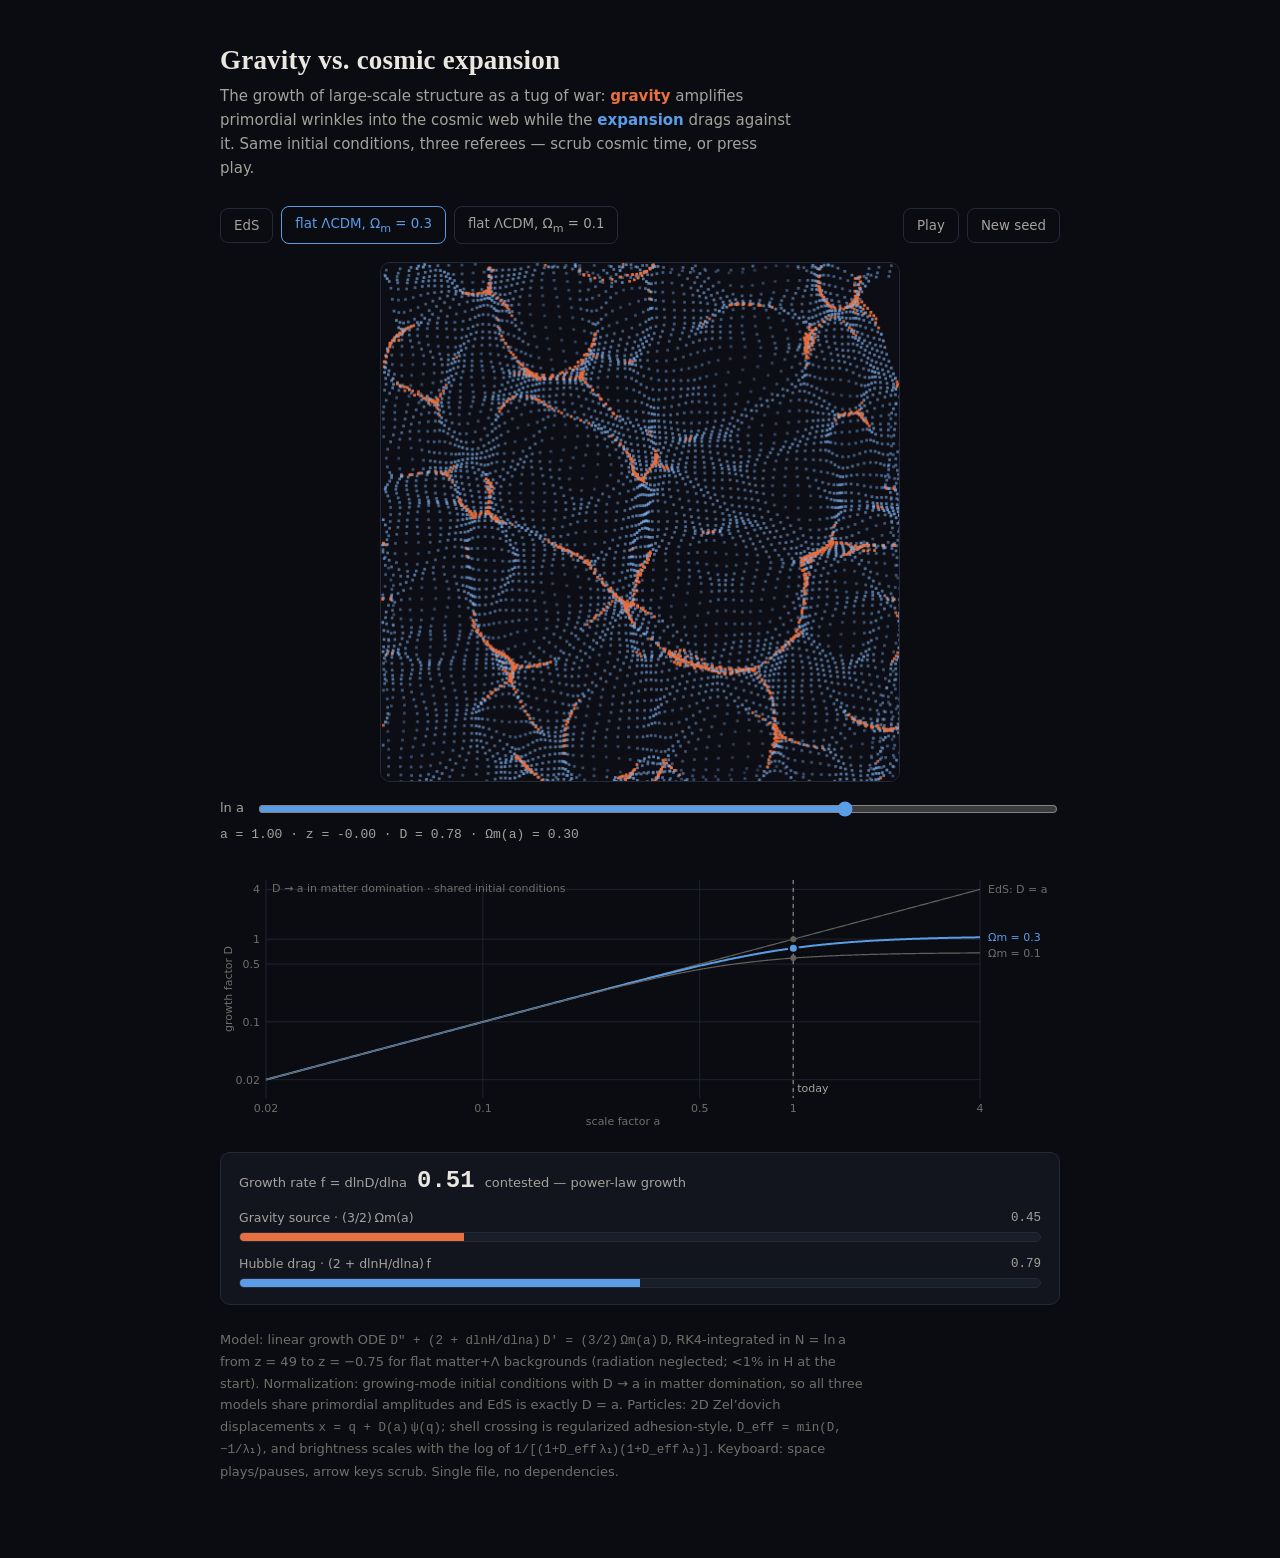
<file: gravitational-collapse-vs-cosmic-acceleration/index.html>
<!DOCTYPE html>
<!--
  Gravity vs. cosmic expansion - the growth of large-scale structure
  Single-file interactive figure, no external dependencies.

  Physics:
    - Linear growth ODE in N = ln a:  D'' + (2 + dlnH/dlnA) D' = (3/2) Om(a) D,
      integrated with RK4 from z = 49 to z = -0.75 for flat matter+Lambda
      backgrounds (radiation neglected: <1% in H at the start).
    - Normalization: growing-mode ICs with D -> a in matter domination, so all
      models share primordial amplitudes and EdS is exactly D = a (which the
      integrator reproduces to ~1e-12; a built-in regression test).
    - Particles: 2D Zel'dovich, x = q + D(a) psi(q), with psi and its
      deformation eigenvalues precomputed once per seed. Shell crossing is
      regularized adhesion-style: D_eff = min(D, -1/lambda1) per particle.
      Color/alpha scale with log density 1/[(1+D_eff l1)(1+D_eff l2)].

  Color code (the page's one rule): coral = gravity / collapse (source term,
  caustics), blue = expansion-tempered growth (active D(a) curve, drag term).
-->
<html lang="en">
<head>
<meta charset="utf-8">
<meta name="viewport" content="width=device-width, initial-scale=1">
<title>Gravity vs. cosmic expansion — growth of large-scale structure</title>
<style>
  :root{
    --bg:#0a0c12; --panel:#12151d; --line:#242938;
    --ink:#e9e7df; --ink2:#a4a29a; --ink3:#6f6e69;
    --blue:#5b9ce6; --blue-soft:#7fb2ef; --coral:#e8703f;
  }
  *{box-sizing:border-box}
  html,body{margin:0;background:var(--bg);color:var(--ink);
    font:16px/1.6 ui-sans-serif,system-ui,-apple-system,"Segoe UI",sans-serif}
  main{max-width:880px;margin:0 auto;padding:44px 20px 64px}
  h1{font:600 27px/1.25 Georgia,"Iowan Old Style","Times New Roman",serif;
    margin:0 0 6px;letter-spacing:.2px}
  .sub{color:var(--ink2);font-size:15px;margin:0 0 26px;max-width:60ch}
  .sub b{color:var(--coral);font-weight:600}
  .sub i{color:var(--blue);font-style:normal;font-weight:600}
  .controls{display:flex;flex-wrap:wrap;gap:8px;align-items:center;margin:0 0 18px}
  .spacer{flex:1}
  button{font:13px/1 inherit;font-family:inherit;color:var(--ink2);
    background:transparent;border:1px solid var(--line);border-radius:8px;
    padding:9px 13px;cursor:pointer}
  button:hover{color:var(--ink);border-color:#3a4152}
  button.active{color:var(--blue);border-color:var(--blue)}
  button:focus-visible,input:focus-visible{outline:2px solid var(--blue);outline-offset:2px}
  #fieldwrap{position:relative;width:100%;max-width:520px;margin:0 auto;aspect-ratio:1}
  #fieldwrap canvas{position:absolute;inset:0;width:100%;height:100%;
    border:1px solid var(--line);border-radius:10px}
  .timerow{display:flex;align-items:center;gap:12px;margin:16px 0 6px}
  .timerow label{font-size:13px;color:var(--ink2);white-space:nowrap}
  input[type=range]{flex:1;accent-color:var(--blue)}
  #readout{font:13px/1.6 ui-monospace,SFMono-Regular,Menlo,Consolas,monospace;
    color:var(--ink2);margin:0 0 22px}
  #growthwrap{position:relative;width:100%;height:260px;margin:0 0 24px}
  #growthwrap canvas{position:absolute;inset:0;width:100%;height:100%}
  .fight{background:var(--panel);border:1px solid var(--line);border-radius:10px;
    padding:16px 18px}
  .fhead{display:flex;align-items:baseline;gap:10px;flex-wrap:wrap;margin-bottom:14px}
  .fhead .lbl{font-size:13px;color:var(--ink2)}
  #fval{font:600 24px/1 ui-monospace,SFMono-Regular,Menlo,Consolas,monospace}
  #verdict{font-size:13px;color:var(--ink2)}
  .barlbl{display:flex;justify-content:space-between;font-size:12.5px;
    color:var(--ink2);margin-bottom:4px}
  .barlbl span:last-child{font-family:ui-monospace,SFMono-Regular,Menlo,Consolas,monospace}
  .track{height:10px;background:#1a1e28;border:1px solid var(--line);
    border-radius:5px;overflow:hidden;margin-bottom:12px}
  .track:last-child{margin-bottom:0}
  .fill{height:100%;width:0}
  #bar-src{background:var(--coral)}
  #bar-drag{background:var(--blue)}
  .note{font-size:13px;line-height:1.65;color:var(--ink3);margin-top:24px;max-width:78ch}
  .note code{font-family:ui-monospace,SFMono-Regular,Menlo,Consolas,monospace;font-size:12.5px}
</style>
</head>
<body>
<main>
  <h1>Gravity vs. cosmic expansion</h1>
  <p class="sub">The growth of large-scale structure as a tug of war:
    <b>gravity</b> amplifies primordial wrinkles into the cosmic web while the
    <i>expansion</i> drags against it. Same initial conditions, three referees —
    scrub cosmic time, or press play.</p>

  <div class="controls" role="group" aria-label="Cosmology presets and playback">
    <button id="p-eds">EdS</button>
    <button id="p-om03">flat &Lambda;CDM, &Omega;<sub>m</sub> = 0.3</button>
    <button id="p-om01">flat &Lambda;CDM, &Omega;<sub>m</sub> = 0.1</button>
    <span class="spacer"></span>
    <button id="play" aria-label="Play or pause the animation">Play</button>
    <button id="reseed">New seed</button>
  </div>

  <div id="fieldwrap">
    <canvas id="field" role="img"
      aria-label="Comoving particle field of the cosmic web at the current scale factor; caustics highlighted in coral"></canvas>
  </div>

  <div class="timerow">
    <label for="tslider">ln&nbsp;a</label>
    <input type="range" id="tslider" min="0" max="1400" step="1" value="1034"
      aria-label="Scale factor, logarithmic slider from a equals 0.02 to a equals 4">
  </div>
  <div id="readout" aria-live="polite">a = 1.00 &middot; z = 0.00 &middot; D = 0.78 &middot; &Omega;m(a) = 0.30</div>

  <div id="growthwrap">
    <canvas id="growth" role="img"
      aria-label="Log-log plot of growth factor D versus scale factor a for the three cosmologies sharing initial conditions, with markers at the current epoch"></canvas>
  </div>

  <div class="fight" aria-label="The two terms of the growth equation">
    <div class="fhead">
      <span class="lbl">Growth rate f = dlnD/dlna</span>
      <span id="fval">0.51</span>
      <span id="verdict"></span>
    </div>
    <div class="barlbl"><span>Gravity source &middot; (3/2)&thinsp;&Omega;m(a)</span><span id="src-val">0.45</span></div>
    <div class="track"><div class="fill" id="bar-src"></div></div>
    <div class="barlbl"><span>Hubble drag &middot; (2 + dlnH/dlna)&thinsp;f</span><span id="drag-val">0.80</span></div>
    <div class="track"><div class="fill" id="bar-drag"></div></div>
  </div>

  <p class="note">
    Model: linear growth ODE <code>D&Prime; + (2 + dlnH/dlna)&thinsp;D&prime; = (3/2)&thinsp;&Omega;m(a)&thinsp;D</code>,
    RK4-integrated in N = ln&thinsp;a from z = 49 to z = &minus;0.75 for flat
    matter+&Lambda; backgrounds (radiation neglected; &lt;1% in H at the start).
    Normalization: growing-mode initial conditions with D &rarr; a in matter
    domination, so all three models share primordial amplitudes and EdS is
    exactly D = a. Particles: 2D Zel&rsquo;dovich displacements
    <code>x = q + D(a)&thinsp;&psi;(q)</code>; shell crossing is regularized
    adhesion-style, <code>D_eff = min(D, &minus;1/&lambda;&#8321;)</code>, and
    brightness scales with the log of
    <code>1/[(1+D_eff&thinsp;&lambda;&#8321;)(1+D_eff&thinsp;&lambda;&#8322;)]</code>.
    Keyboard: space plays/pauses, arrow keys scrub. Single file, no dependencies.
  </p>
  <noscript><p class="note">This figure needs JavaScript to run.</p></noscript>
</main>

<script>
(function () {
  'use strict';
  var TAU = Math.PI * 2;

  /* ---------- 1. Linear growth: RK4 in N = ln a ---------- */
  var A0 = 0.02, A1 = 4.0;
  var N0 = Math.log(A0), N1 = Math.log(A1);
  var STEPS = 1400, dN = (N1 - N0) / STEPS;
  var ORDER = ['eds', 'om03', 'om01'];
  var PRESETS = {
    eds:  { Om: 1.0, tag: 'EdS: D = a' },
    om03: { Om: 0.3, tag: '\u03A9m = 0.3' },
    om01: { Om: 0.1, tag: '\u03A9m = 0.1' }
  };

  function solveGrowth(Om) {
    var OL = 1 - Om;
    function Oma(a) { var m = Om / (a * a * a); return m / (m + OL); }
    /* y = [D, G], G = dD/dN; drag = 2 - 1.5 Om(a) is exact for flat matter+Lambda */
    function rhs(N, D, G) {
      var om = Oma(Math.exp(N));
      return [G, -(2 - 1.5 * om) * G + 1.5 * om * D];
    }
    var D = A0, G = A0; /* growing mode: D -> a, D' = D */
    var Da = new Float64Array(STEPS + 1), Fa = new Float64Array(STEPS + 1),
        Oa = new Float64Array(STEPS + 1);
    Da[0] = D; Fa[0] = 1; Oa[0] = Oma(A0);
    for (var i = 0; i < STEPS; i++) {
      var N = N0 + i * dN;
      var k1 = rhs(N, D, G);
      var k2 = rhs(N + dN / 2, D + dN / 2 * k1[0], G + dN / 2 * k1[1]);
      var k3 = rhs(N + dN / 2, D + dN / 2 * k2[0], G + dN / 2 * k2[1]);
      var k4 = rhs(N + dN, D + dN * k3[0], G + dN * k3[1]);
      D += dN / 6 * (k1[0] + 2 * k2[0] + 2 * k3[0] + k4[0]);
      G += dN / 6 * (k1[1] + 2 * k2[1] + 2 * k3[1] + k4[1]);
      Da[i + 1] = D; Fa[i + 1] = G / D; Oa[i + 1] = Oma(Math.exp(N + dN));
    }
    return { D: Da, F: Fa, OM: Oa };
  }
  var SOL = {};
  ORDER.forEach(function (k) { SOL[k] = solveGrowth(PRESETS[k].Om); });
  var I_TODAY = Math.round((0 - N0) / dN);

  /* ---------- 2. Displacement field: 2D Zel'dovich toy ---------- */
  var NP = 84, NMODES = 150, NPART = NP * NP;
  var P = null;

  function mulberry(s) {
    return function () {
      var t = s += 0x6D2B79F5;
      t = Math.imul(t ^ t >>> 15, t | 1);
      t ^= t + Math.imul(t ^ t >>> 7, t | 61);
      return ((t ^ t >>> 14) >>> 0) / 4294967296;
    };
  }

  function buildField(seed) {
    var rnd = mulberry(seed);
    var kx = new Float64Array(NMODES), ky = new Float64Array(NMODES),
        ph = new Float64Array(NMODES), am = new Float64Array(NMODES);
    var kmin = 1 * TAU, kmax = 22 * TAU, kp = 6 * TAU;
    for (var m = 0; m < NMODES; m++) {
      var k = kmin * Math.pow(kmax / kmin, rnd()), th = rnd() * TAU;
      var Pk = k / Math.pow(1 + Math.pow(k / kp, 2.5), 2); /* toy spectrum */
      kx[m] = k * Math.cos(th); ky[m] = k * Math.sin(th); ph[m] = rnd() * TAU;
      am[m] = Math.sqrt(Pk * k * k) * (rnd() < 0.5 ? 1 : -1);
    }
    P = {
      qx: new Float32Array(NPART), qy: new Float32Array(NPART),
      px: new Float32Array(NPART), py: new Float32Array(NPART),
      l1: new Float32Array(NPART), l2: new Float32Array(NPART),
      dc: new Float32Array(NPART)
    };
    var idx = 0;
    for (var j = 0; j < NP; j++) for (var i = 0; i < NP; i++, idx++) {
      var qx = (i + 0.5) / NP, qy = (j + 0.5) / NP;
      var sx = 0, sy = 0, dxx = 0, dxy = 0, dyy = 0;
      for (m = 0; m < NMODES; m++) {
        var k2m = kx[m] * kx[m] + ky[m] * ky[m];
        var arg = kx[m] * qx + ky[m] * qy + ph[m];
        var s = Math.sin(arg), c = Math.cos(arg), w = am[m] / k2m;
        sx += w * kx[m] * s; sy += w * ky[m] * s;                 /* psi */
        dxx += w * kx[m] * kx[m] * c;                             /* d psi_a / d q_b */
        dxy += w * kx[m] * ky[m] * c;
        dyy += w * ky[m] * ky[m] * c;
      }
      P.qx[idx] = qx; P.qy[idx] = qy; P.px[idx] = sx; P.py[idx] = sy;
      var tr = (dxx + dyy) / 2,
          dd = Math.sqrt((dxx - dyy) * (dxx - dyy) / 4 + dxy * dxy);
      P.l1[idx] = tr - dd; P.l2[idx] = tr + dd;
    }
    /* normalize so the 1st-percentile lambda1 reaches its caustic at D = 0.55 */
    var srt = Array.prototype.slice.call(P.l1).sort(function (a, b) { return a - b; });
    var lref = srt[Math.floor(0.01 * srt.length)];
    var sc = (-1 / 0.55) / lref;
    for (i = 0; i < NPART; i++) {
      P.px[i] *= sc; P.py[i] *= sc; P.l1[i] *= sc; P.l2[i] *= sc;
      P.dc[i] = P.l1[i] < 0 ? -1 / P.l1[i] : 1e9; /* adhesion clamp */
    }
  }
  buildField(20260723);

  /* ---------- 3. Views ---------- */
  var cvF = document.getElementById('field'), cxF = cvF.getContext('2d');
  var cvG = document.getElementById('growth'), cxG = cvG.getContext('2d');
  var slider = document.getElementById('tslider'), readout = document.getElementById('readout');
  var fval = document.getElementById('fval'), verdict = document.getElementById('verdict');
  var barSrc = document.getElementById('bar-src'), barDrag = document.getElementById('bar-drag');
  var srcVal = document.getElementById('src-val'), dragVal = document.getElementById('drag-val');
  var playBtn = document.getElementById('play');

  var C = {
    fieldBg: '#0d0e15', particle: '#7fb2ef', caustic: '#e8703f',
    active: '#5b9ce6', dim: '#63615b', grid: '#20242e',
    inkMuted: '#6f6e69', inkSec: '#a4a29a', halo: '#0a0c12'
  };

  var dpr = 1, preset = 'om03', ti = I_TODAY, playing = false, lastT = 0;
  slider.max = STEPS; slider.value = ti;

  function sizeCanvases() {
    dpr = window.devicePixelRatio || 1;
    var fw = document.getElementById('fieldwrap');
    cvF.width = Math.round(fw.clientWidth * dpr);
    cvF.height = Math.round(fw.clientHeight * dpr);
    var gw = document.getElementById('growthwrap');
    cvG.width = Math.round(gw.clientWidth * dpr);
    cvG.height = Math.round(gw.clientHeight * dpr);
    drawAll();
  }

  function drawField() {
    var Dv = SOL[preset].D[ti], W = cvF.width, H = cvF.height;
    cxF.fillStyle = C.fieldBg;
    cxF.fillRect(0, 0, W, H);
    var sz = Math.max(1.5, W / NP * 0.44);
    for (var i = 0; i < NPART; i++) {
      var de = Math.min(Dv, P.dc[i]);
      var x = P.qx[i] + de * P.px[i], y = P.qy[i] + de * P.py[i];
      x -= Math.floor(x); y -= Math.floor(y);
      var j1 = 1 + de * P.l1[i], j2 = 1 + de * P.l2[i];
      var rho = 1 / Math.max(0.01, j1 * j2);
      var t = Math.max(0, Math.min(1, Math.log10(rho) * 0.5 + 0.5));
      cxF.globalAlpha = 0.16 + 0.84 * t;
      cxF.fillStyle = t > 0.82 ? C.caustic : C.particle;
      cxF.fillRect(x * W, y * H, sz, sz);
    }
    cxF.globalAlpha = 1;
  }

  function drawGrowth() {
    var W = cvG.width, H = cvG.height;
    cxG.clearRect(0, 0, W, H);
    var ml = 46 * dpr, mr = 80 * dpr, mt = 12 * dpr, mb = 30 * dpr;
    var lx0 = Math.log(A0), lx1 = Math.log(A1);
    var ly0 = Math.log(0.012), ly1 = Math.log(5.2);
    function X(n) { return ml + (n - lx0) / (lx1 - lx0) * (W - ml - mr); }
    function Y(d) { return H - mb - (Math.log(d) - ly0) / (ly1 - ly0) * (H - mt - mb); }

    cxG.lineWidth = 1; cxG.strokeStyle = C.grid; cxG.fillStyle = C.inkMuted;
    cxG.font = (11 * dpr) + 'px ui-sans-serif, system-ui, sans-serif';
    cxG.textAlign = 'center';
    [0.02, 0.1, 0.5, 1, 4].forEach(function (a) {
      var x = X(Math.log(a));
      cxG.beginPath(); cxG.moveTo(x, mt); cxG.lineTo(x, H - mb); cxG.stroke();
      cxG.fillText(String(a), x, H - mb + 14 * dpr);
    });
    cxG.fillText('scale factor a', (ml + W - mr) / 2, H - mb + 27 * dpr);
    cxG.textAlign = 'right';
    [0.02, 0.1, 0.5, 1, 4].forEach(function (d) {
      var y = Y(d);
      cxG.beginPath(); cxG.moveTo(ml, y); cxG.lineTo(W - mr, y); cxG.stroke();
      cxG.fillText(String(d), ml - 6 * dpr, y + 4 * dpr);
    });
    cxG.save(); cxG.translate(12 * dpr, (mt + H - mb) / 2); cxG.rotate(-Math.PI / 2);
    cxG.textAlign = 'center'; cxG.fillText('growth factor D', 0, 0); cxG.restore();

    cxG.textAlign = 'left';
    cxG.fillText('D \u2192 a in matter domination \u00b7 shared initial conditions',
      ml + 6 * dpr, mt + 12 * dpr);

    var xT = X(0);
    cxG.strokeStyle = C.inkSec; cxG.setLineDash([4 * dpr, 4 * dpr]);
    cxG.beginPath(); cxG.moveTo(xT, mt); cxG.lineTo(xT, H - mb); cxG.stroke();
    cxG.setLineDash([]);
    cxG.fillStyle = C.inkSec;
    cxG.fillText('today', xT + 4 * dpr, H - mb - 6 * dpr);

    var ends = [];
    ORDER.forEach(function (k) {
      var act = (k === preset);
      cxG.strokeStyle = act ? C.active : C.dim;
      cxG.lineWidth = (act ? 2 : 1.2) * dpr;
      cxG.beginPath();
      for (var i = 0; i <= STEPS; i += 2) {
        var x = X(N0 + i * dN), y = Y(SOL[k].D[i]);
        if (i === 0) cxG.moveTo(x, y); else cxG.lineTo(x, y);
      }
      cxG.stroke();
      ends.push({ k: k, y: Y(SOL[k].D[STEPS]), act: act });
    });
    /* de-overlap the direct end labels */
    ends.sort(function (a, b) { return a.y - b.y; });
    var i;
    for (i = 1; i < ends.length; i++)
      if (ends[i].y - ends[i - 1].y < 13 * dpr) ends[i].y = ends[i - 1].y + 13 * dpr;
    for (i = ends.length - 2; i >= 0; i--)
      if (ends[i + 1].y - ends[i].y < 13 * dpr) ends[i].y = ends[i + 1].y - 13 * dpr;
    ends.forEach(function (e) {
      cxG.fillStyle = e.act ? C.active : C.inkMuted;
      cxG.fillText(PRESETS[e.k].tag, W - mr + 8 * dpr, e.y + 4 * dpr);
    });

    /* epoch markers: all three curves at the common a */
    ORDER.forEach(function (k) {
      if (k === preset) return;
      var x = X(N0 + ti * dN), y = Y(SOL[k].D[ti]);
      cxG.fillStyle = C.dim;
      cxG.beginPath(); cxG.arc(x, y, 3 * dpr, 0, TAU); cxG.fill();
    });
    var xm = X(N0 + ti * dN), ym = Y(SOL[preset].D[ti]);
    cxG.fillStyle = C.active;
    cxG.beginPath(); cxG.arc(xm, ym, 4.5 * dpr, 0, TAU); cxG.fill();
    cxG.lineWidth = 2 * dpr; cxG.strokeStyle = C.halo; cxG.stroke();
  }

  function updatePanel() {
    var s = SOL[preset], a = Math.exp(N0 + ti * dN), z = 1 / a - 1;
    var D = s.D[ti], f = s.F[ti], om = s.OM[ti];
    var src = 1.5 * om, drag = (2 - 1.5 * om) * f;
    readout.textContent = 'a = ' + a.toFixed(2) + ' \u00b7 z = ' + z.toFixed(2) +
      (z < -0.005 ? ' (future)' : '') + ' \u00b7 D = ' + D.toFixed(2) +
      ' \u00b7 \u03A9m(a) = ' + om.toFixed(2);
    fval.textContent = f.toFixed(2);
    verdict.textContent = f > 0.9 ? 'gravity holds expansion to a draw' :
      (f > 0.35 ? 'contested \u2014 power-law growth' :
        'expansion has won \u2014 \u03B4 frozen');
    srcVal.textContent = src.toFixed(2);
    dragVal.textContent = drag.toFixed(2);
    barSrc.style.width = Math.round(Math.min(100, src / 1.6 * 100)) + '%';
    barDrag.style.width = Math.round(Math.min(100, drag / 1.6 * 100)) + '%';
  }

  function drawAll() { drawField(); drawGrowth(); updatePanel(); }

  /* ---------- 4. Interaction ---------- */
  function setPreset(p) {
    preset = p;
    ORDER.forEach(function (k) {
      document.getElementById('p-' + k).classList.toggle('active', k === p);
    });
    drawAll();
  }
  ORDER.forEach(function (k) {
    document.getElementById('p-' + k).addEventListener('click', function () { setPreset(k); });
  });

  function sync() { slider.value = ti; drawAll(); }

  slider.addEventListener('input', function () {
    ti = Math.max(0, Math.min(STEPS, +slider.value)); drawAll();
  });

  document.getElementById('reseed').addEventListener('click', function () {
    buildField(Math.floor(Math.random() * 1e9)); drawAll();
  });

  function togglePlay() {
    playing = !playing;
    if (playing && ti >= STEPS) { ti = 0; slider.value = 0; }
    playBtn.textContent = playing ? 'Pause' : 'Play';
    lastT = performance.now();
    if (playing) requestAnimationFrame(tick);
  }
  playBtn.addEventListener('click', togglePlay);

  function tick(now) {
    if (!playing) return;
    var dt = Math.min(0.05, (now - lastT) / 1000); lastT = now;
    ti = Math.min(STEPS, ti + Math.max(1, Math.round(0.8 * dt / dN))); /* 0.8 e-folds/s */
    if (ti >= STEPS) { playing = false; playBtn.textContent = 'Play'; }
    slider.value = ti; drawAll();
    if (playing) requestAnimationFrame(tick);
  }

  window.addEventListener('keydown', function (e) {
    var tag = e.target && e.target.tagName;
    if (tag === 'INPUT' || tag === 'BUTTON') return;
    if (e.code === 'Space') { e.preventDefault(); togglePlay(); }
    else if (e.key === 'ArrowRight') { ti = Math.min(STEPS, ti + 10); sync(); }
    else if (e.key === 'ArrowLeft') { ti = Math.max(0, ti - 10); sync(); }
  });

  window.addEventListener('resize', sizeCanvases);
  sizeCanvases();
  setPreset('om03');
})();
</script>
</body>
</html>
</file>
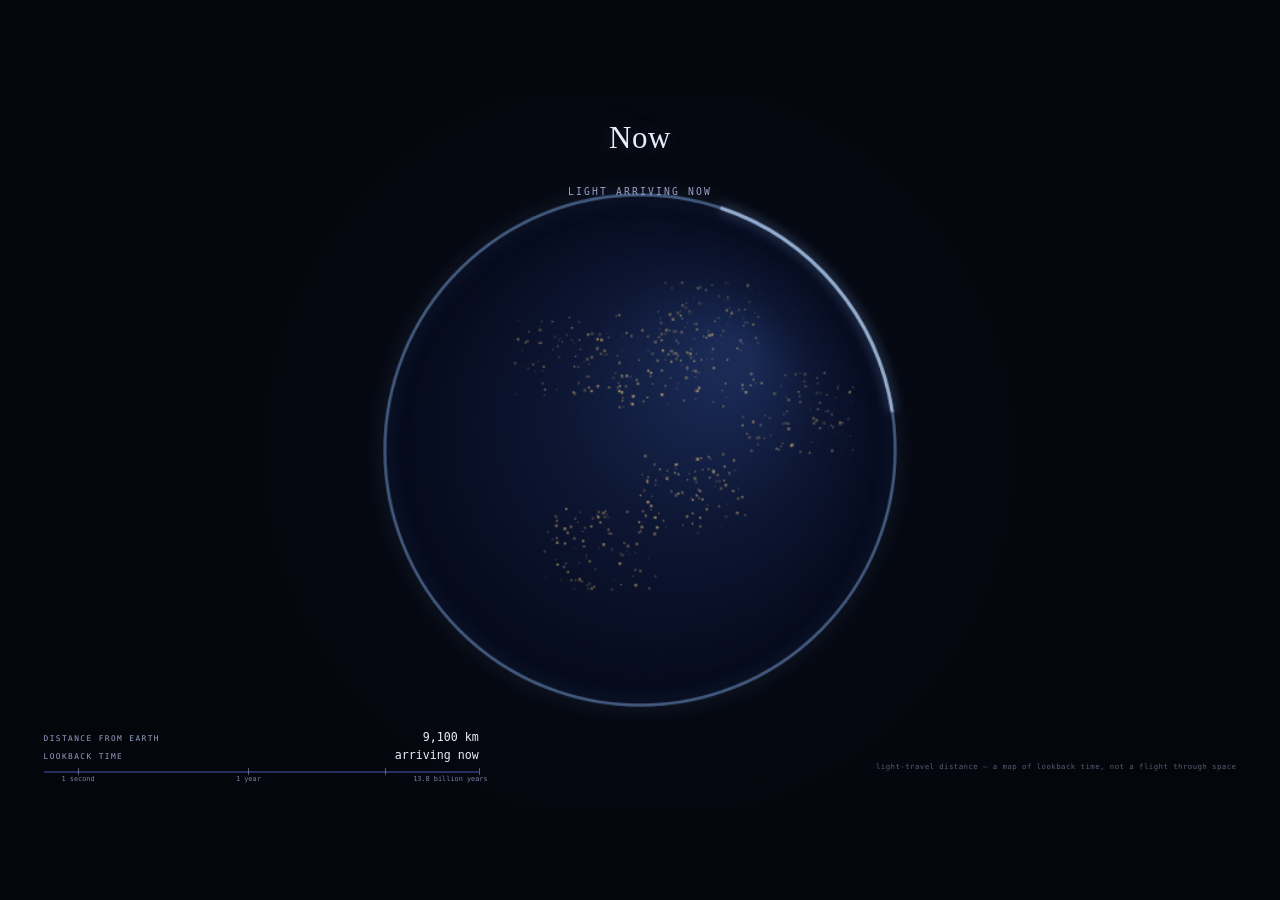
<file: light-from-distant-past/index.html>
<!DOCTYPE html>
<html lang="en">
<head>
<meta charset="utf-8">
<meta name="viewport" content="width=device-width, initial-scale=1">
<title>Light from the Distant Past</title>
<style>
  :root{
    --sky:#04060C; --ink:#E9ECFA; --muted:#98A0C6; --line:#26305C;
    --gold:#FFD166; --pale:#9DB4E0;
    --mono:ui-monospace,"SF Mono","Cascadia Mono",Menlo,Consolas,monospace;
    --display:"Palatino Linotype",Palatino,"Book Antiqua",Georgia,serif;
  }
  *{box-sizing:border-box}
  html,body{margin:0;height:100%}
  body{background:var(--sky);overflow:hidden;cursor:default;
    -webkit-font-smoothing:antialiased}
  #cv{position:fixed;inset:0;width:100%;height:100%;display:block}

  /* HUD lives in a div matched to the letterboxed 16:9 stage.
     Its font-size is set from stage height in JS; everything inside is em-based. */
  #stage{position:fixed;pointer-events:none;font-family:var(--mono);color:var(--ink)}

  #headline{
    position:absolute;top:4.2%;left:0;right:0;text-align:center;
    font-family:var(--display);font-size:2.6em;letter-spacing:.02em;
    color:var(--ink);text-shadow:0 0 24px rgba(157,180,224,.25);
    font-variant-numeric:tabular-nums;
  }
  #caption{
    position:absolute;top:13.4%;left:0;right:0;text-align:center;
    font-size:.82em;letter-spacing:.22em;text-transform:uppercase;
    color:var(--muted);opacity:0;
  }
  #finaltitle{
    position:absolute;top:0;bottom:0;left:0;right:0;display:flex;
    align-items:center;justify-content:center;text-align:center;
    font-family:var(--display);font-size:2.3em;line-height:1.4;
    letter-spacing:.03em;color:#EDEAE0;opacity:0;padding:0 14%;
    text-shadow:0 0 30px rgba(4,6,12,.9), 0 0 60px rgba(4,6,12,.9);
  }

  #meter{position:absolute;left:3.4%;bottom:5.2%;width:34%}
  .mrow{display:flex;justify-content:space-between;align-items:baseline;
    margin-bottom:.34em}
  .mlab{font-size:.66em;letter-spacing:.18em;text-transform:uppercase;
    color:var(--muted)}
  .mval{font-size:.98em;color:var(--ink);font-variant-numeric:tabular-nums;
    white-space:nowrap}
  #bar{position:relative;height:2px;background:var(--line);border-radius:1px;
    margin-top:.7em}
  #fill{position:absolute;left:0;top:0;bottom:0;width:0;border-radius:1px;
    background:linear-gradient(90deg,var(--pale),var(--gold))}
  .tick{position:absolute;top:-0.25em;width:1px;height:.62em;
    background:var(--muted);opacity:.55}
  .ticklab{position:absolute;top:.65em;transform:translateX(-50%);
    font-size:.58em;color:var(--muted);opacity:.8;white-space:nowrap}

  #foot{
    position:absolute;right:3.4%;bottom:5.2%;text-align:right;
    font-size:.62em;letter-spacing:.06em;color:var(--muted);opacity:.55;
    max-width:30%;line-height:1.6;
  }
  #pausehint{
    position:absolute;left:0;right:0;bottom:1.6%;text-align:center;
    font-size:.62em;letter-spacing:.2em;text-transform:uppercase;
    color:var(--muted);opacity:0;transition:opacity .3s;
  }
</style>
</head>
<body>
<canvas id="cv"></canvas>
<div id="stage">
  <div id="headline"></div>
  <div id="caption"></div>
  <div id="finaltitle">Looking farther into space is looking farther back in&nbsp;time</div>
  <div id="meter">
    <div class="mrow"><span class="mlab">Distance from Earth</span><span class="mval" id="mdist"></span></div>
    <div class="mrow"><span class="mlab">Lookback time</span><span class="mval" id="mtime"></span></div>
    <div id="bar"><div id="fill"></div></div>
  </div>
  <div id="foot">light-travel distance &mdash; a map of lookback time, not a flight through space</div>
  <div id="pausehint">paused &mdash; click to play &middot; drag or &larr; &rarr; to scrub</div>
</div>

<script>
'use strict';
/* ================================================================
   Light from the Distant Past
   A continuous log-scale zoom from Earth to the cosmic microwave
   background. World unit: the light-second, so that distance and
   lookback time are the same number read two ways.
   ================================================================ */

const TAU = Math.PI*2;

/* ---- physical scales, in light-seconds ---- */
const C_KM   = 299792.458;
const YEAR_S = 3.15576e7;            // Julian year, seconds
const LY  = YEAR_S;                  // 1 light-year  = 3.156e7 light-seconds
const KLY = 1e3*LY, MLY = 1e6*LY, GLY = 1e9*LY;
const AU  = 499.005;
const R_EARTH = 6371/C_KM, R_MOON = 1737/C_KM, D_MOON = 384400/C_KM;
const R_SUN   = 696000/C_KM;
const D_CMB   = 13.79*GLY;           // light-travel distance to last scattering

/* ---- deterministic RNG (mulberry32) so every loop is identical ---- */
function mulberry32(seed){
  let a = seed>>>0;
  return function(){
    a |= 0; a = (a + 0x6D2B79F5) | 0;
    let t = Math.imul(a ^ (a>>>15), 1 | a);
    t = (t + Math.imul(t ^ (t>>>7), 61 | t)) ^ t;
    return ((t ^ (t>>>14)) >>> 0) / 4294967296;
  };
}
const rng = mulberry32(20260723);
const rnd = (a,b)=> a + (b-a)*rng();
const pick = arr => arr[Math.floor(rng()*arr.length)];

/* ---- easing helpers ---- */
const clamp = (x,a,b)=> Math.max(a, Math.min(b,x));
function sstep(e0,e1,x){ const t = clamp((x-e0)/(e1-e0),0,1); return t*t*(3-2*t); }
const up   = (x,a,b)=> sstep(a,b,x);
const down = (x,c,d)=> 1 - sstep(c,d,x);
const trap = (x,a,b,c,d)=> up(x,a,b)*down(x,c,d);

/* ================================================================
   Camera: keyframes of (time s, log10 half-frame-height in ls).
   Monotone cubic (Fritsch–Carlson) interpolation gives smooth
   continuous motion: eased dwells, fast transit of empty decades.
   ================================================================ */
const KEYS = [
  [ 0.0, -1.52],[ 1.35, -1.52],  // Earth fills the frame (h ~ 9000 km), dwell
  [ 3.3,  0.34],           // Moon orbit (h ~ 2.2 light-seconds)
  [ 5.8,  2.69],[ 7.0, 2.69],    // the Sun, 8 light-minutes away — dwell
  [ 8.6,  4.32],           // full Solar System (h ~ 42 AU)
  [12.5, 12.34],[14.4, 12.34],   // Milky Way (h ~ 70 kly), dwell
  [16.7, 13.70],[18.1, 13.70],   // Local Group (h ~ 1.6 Mly), dwell
  [20.4, 15.80],[21.3, 15.80],   // cosmic web (h ~ 200 Mly), dwell
  [23.5, 17.055],[24.7, 17.055], // survey wedge (h ~ 3.6 Gly), dwell
  [27.1, 17.56],           // distant galaxies + quasars (h ~ 11.5 Gly)
  [29.1, 17.719],          // CMB ring on screen (h ~ 16.5 Gly)
  [31.8, 17.742],          // near-static hold under final title
];
const T_CYCLE = 33.0;      // fade-out overlaps the restart for a clean loop

function buildPchip(keys){
  const n = keys.length, t = keys.map(k=>k[0]), y = keys.map(k=>k[1]);
  const h = [], d = [];
  for(let i=0;i<n-1;i++){ h.push(t[i+1]-t[i]); d.push((y[i+1]-y[i])/h[i]); }
  const m = new Array(n);
  m[0] = d[0]; m[n-1] = d[n-2];
  for(let i=1;i<n-1;i++){
    if(d[i-1]*d[i] <= 0) m[i] = 0;
    else{
      const w1 = 2*h[i]+h[i-1], w2 = h[i]+2*h[i-1];
      m[i] = (w1+w2) / (w1/d[i-1] + w2/d[i]);
    }
  }
  return function(x){
    if(x <= t[0]) return y[0];
    if(x >= t[n-1]) return y[n-1];
    let i = 0;
    while(x > t[i+1]) i++;
    const s = (x-t[i])/h[i], s2 = s*s, s3 = s2*s;
    return (2*s3-3*s2+1)*y[i] + (s3-2*s2+s)*h[i]*m[i]
         + (-2*s3+3*s2)*y[i+1] + (s3-s2)*h[i]*m[i+1];
  };
}
const logH = buildPchip(KEYS);

/* ================================================================
   Pre-rendered sprites (all procedural, all seeded)
   ================================================================ */
function makeCanvas(w,h){ const c = document.createElement('canvas'); c.width=w; c.height=h; return c; }

function glowSprite(size, stops){
  const c = makeCanvas(size,size), g = c.getContext('2d');
  const grad = g.createRadialGradient(size/2,size/2,0, size/2,size/2,size/2);
  for(const [p,col] of stops) grad.addColorStop(p,col);
  g.fillStyle = grad; g.fillRect(0,0,size,size);
  return c;
}
const sunGlow  = glowSprite(128,[[0,'rgba(255,236,190,0.95)'],[0.18,'rgba(255,214,130,0.55)'],[0.5,'rgba(255,190,100,0.12)'],[1,'rgba(255,190,100,0)']]);
const softBlob = glowSprite(64, [[0,'rgba(196,208,236,0.75)'],[0.45,'rgba(196,208,236,0.28)'],[1,'rgba(196,208,236,0)']]);
const goldHalo = glowSprite(64, [[0,'rgba(255,224,168,0.5)'],[0.5,'rgba(255,224,168,0.12)'],[1,'rgba(255,224,168,0)']]);
const obsHalo  = glowSprite(64, [[0,'rgba(220,230,250,0.55)'],[0.5,'rgba(220,230,250,0.14)'],[1,'rgba(220,230,250,0)']]);

/* ---- Earth at night: dark sphere, thin atmosphere, sparse city light ---- */
function makeEarthSprite(){
  const S = 512, R = 210, c = makeCanvas(S,S), g = c.getContext('2d');
  const cx = S/2, cy = S/2;
  // night-side body, faintly lit toward upper right
  let grad = g.createRadialGradient(cx+R*0.35, cy-R*0.35, R*0.1, cx, cy, R);
  grad.addColorStop(0,'#1A2A55'); grad.addColorStop(0.45,'#0D1633');
  grad.addColorStop(1,'#05091A');
  g.fillStyle = grad;
  g.beginPath(); g.arc(cx,cy,R,0,TAU); g.fill();
  // city lights clustered into a few "continents"
  g.save(); g.beginPath(); g.arc(cx,cy,R-2,0,TAU); g.clip();
  const cont = [];
  for(let i=0;i<6;i++){
    const a = rnd(0,TAU), r = rnd(0.15,0.8)*R;
    cont.push([cx+Math.cos(a)*r, cy+Math.sin(a)*r*0.85]);
  }
  for(let i=0;i<540;i++){
    const [bx,by] = pick(cont);
    const x = bx + rnd(-1,1)*R*0.22, y = by + rnd(-1,1)*R*0.16;
    const dx=x-cx, dy=y-cy;
    if(dx*dx+dy*dy > (R-8)*(R-8)) continue;
    // dimmer near the limb (viewing angle)
    const limb = 1 - Math.sqrt(dx*dx+dy*dy)/R;
    g.fillStyle = `rgba(250,206,128,${rnd(0.2,0.8)*(0.35+0.65*limb)})`;
    const s = rnd(0.8,2.4);
    g.fillRect(x,y,s,s);
  }
  g.restore();
  // atmosphere rim
  g.save();
  g.strokeStyle = 'rgba(127,168,232,0.5)'; g.lineWidth = 2.4;
  g.shadowColor = 'rgba(127,168,232,0.8)'; g.shadowBlur = 16;
  g.beginPath(); g.arc(cx,cy,R+1.5,0,TAU); g.stroke();
  // brighter day-side crescent hint, upper right
  g.strokeStyle = 'rgba(189,212,245,0.65)'; g.lineWidth = 3; g.shadowBlur = 10;
  g.beginPath(); g.arc(cx,cy,R+1.5,-1.25,-0.15); g.stroke();
  g.restore();
  return {c, R, S};
}
const earthSpr = makeEarthSprite();

/* ---- Milky Way: restrained face-on spiral, pre-rendered once ---- */
function makeGalaxySprite(seed, arms, warm){
  const rr = mulberry32(seed);
  const rr2 = (a,b)=> a+(b-a)*rr();
  const S = 1024, R = 470, c = makeCanvas(S,S), g = c.getContext('2d');
  const cx=S/2, cy=S/2;
  // outer halo + disk haze
  let grad = g.createRadialGradient(cx,cy,0,cx,cy,R);
  grad.addColorStop(0,'rgba(190,205,235,0.14)');
  grad.addColorStop(0.45,'rgba(160,178,215,0.07)');
  grad.addColorStop(1,'rgba(160,178,215,0)');
  g.fillStyle=grad; g.beginPath(); g.arc(cx,cy,R,0,TAU); g.fill();
  // spiral arms as soft stellar dots along log spirals
  const b = 0.30;
  for(let arm=0; arm<arms; arm++){
    const phase = arm*(TAU/arms), weak = (arm%2===1) ? 0.45 : 1;
    for(let th=0.4; th<2.35*TAU/2; th+=0.009){
      const r = 0.115*R*Math.exp(b*th);
      if(r>R*0.98) break;
      const ang = th + phase;
      const spread = 0.038*S*(r/R+0.3);
      const nDots = (rr()<0.8)?2:3;
      for(let k=0;k<nDots;k++){
        const x = cx + Math.cos(ang)*r + rr2(-1,1)*spread;
        const y = cy + Math.sin(ang)*r + rr2(-1,1)*spread;
        const roll = rr();
        const col = roll<0.68 ? '195,211,240' : roll<0.86 ? '235,223,194' : '159,182,230';
        const fade = 1 - 0.55*(r/R);
        g.fillStyle = `rgba(${col},${rr2(0.16,0.55)*fade*weak})`;
        const s = rr2(0.9,2.3);
        g.fillRect(x,y,s,s);
      }
    }
  }
  // a few soft star-forming knots — the subtle red accent
  for(let i=0;i<26;i++){
    const th = rr2(0.8,6.8), r = 0.115*R*Math.exp(b*th);
    if(r>R*0.95) continue;
    const ang = th + (rr()<0.5?0:Math.PI);
    const x = cx+Math.cos(ang)*r, y = cy+Math.sin(ang)*r;
    grad = g.createRadialGradient(x,y,0,x,y,rr2(6,14));
    grad.addColorStop(0,'rgba(232,178,160,0.13)');
    grad.addColorStop(1,'rgba(232,178,160,0)');
    g.fillStyle=grad; g.beginPath(); g.arc(x,y,14,0,TAU); g.fill();
  }
  // bulge
  grad = g.createRadialGradient(cx,cy,0,cx,cy,R*0.16);
  grad.addColorStop(0, warm?'rgba(244,228,190,0.8)':'rgba(240,230,204,0.75)');
  grad.addColorStop(0.4,'rgba(238,220,182,0.30)');
  grad.addColorStop(1,'rgba(238,220,182,0)');
  g.fillStyle=grad; g.beginPath(); g.arc(cx,cy,R*0.17,0,TAU); g.fill();
  return {c, R, S};
}
const mwSpr  = makeGalaxySprite(11, 4, true);
const m31Spr = makeGalaxySprite(47, 2, false);

/* ---- CMB: soft mottled ring, low-saturation warm/cool blotches ---- */
function makeCmbSprite(){
  const S = 2048, R = 900, HW = 46, c = makeCanvas(S,S), g = c.getContext('2d');
  const cx=S/2, cy=S/2;
  // base band — faint and warm; the CMB is light, not a wall
  g.strokeStyle = 'rgba(182,150,136,0.15)'; g.lineWidth = HW*2;
  g.beginPath(); g.arc(cx,cy,R,0,TAU); g.stroke();
  // mottling: hundreds of soft blobs at slightly warm / cool tones
  for(let i=0;i<620;i++){
    const th = rng()*TAU;
    const r  = R + rnd(-1,1)*HW*0.8;
    const x = cx+Math.cos(th)*r, y = cy+Math.sin(th)*r;
    const rad = rnd(14,44);
    const roll = rng();
    const col = roll<0.52 ? '200,156,132' : roll<0.8 ? '152,160,198' : '208,186,164';
    const grad = g.createRadialGradient(x,y,0,x,y,rad);
    grad.addColorStop(0,`rgba(${col},${rnd(0.06,0.14)})`);
    grad.addColorStop(1,`rgba(${col},0)`);
    g.fillStyle=grad; g.beginPath(); g.arc(x,y,rad,0,TAU); g.fill();
  }
  // soften both edges of the band
  g.globalCompositeOperation = 'destination-in';
  const mask = g.createRadialGradient(cx,cy,R-HW*2.0,cx,cy,R+HW*2.0);
  mask.addColorStop(0,'rgba(0,0,0,0)');
  mask.addColorStop(0.35,'rgba(0,0,0,1)');
  mask.addColorStop(0.65,'rgba(0,0,0,1)');
  mask.addColorStop(1,'rgba(0,0,0,0)');
  g.fillStyle = mask; g.fillRect(0,0,S,S);
  g.globalCompositeOperation = 'source-over';
  return {c, R, S, HW};
}
const cmbSpr = makeCmbSprite();

/* ================================================================
   Point fields (world coordinates in light-seconds)
   ================================================================ */

/* Solar System: Sun sits 1 AU from the frame centre — Earth is the
   viewpoint, and visibly not the centre of its own system. */
const SUN_TH = 3.55;                       // direction of the Sun, radians
const SUN_X = Math.cos(SUN_TH)*AU, SUN_Y = Math.sin(SUN_TH)*AU;
const PLANETS = [
  {r:0.387*AU, s:1.3, col:'201,210,232'},
  {r:0.723*AU, s:1.7, col:'232,222,200'},
  {r:1.000*AU, s:1.8, col:'168,196,240', earthOrbit:true},
  {r:1.524*AU, s:1.5, col:'216,164,143'},
  {r:5.203*AU, s:2.6, col:'232,213,176'},
  {r:9.537*AU, s:2.3, col:'226,214,190'},
  {r:19.19*AU, s:1.9, col:'186,214,228'},
  {r:30.07*AU, s:1.9, col:'168,190,236'},
].map(p=>({...p, th: rnd(0,TAU)}));

/* Star shells covering the transit from the Solar System to the Galaxy.
   Everything converges toward the centre as the camera pulls out. */
function makeShell(n, L0, L1){
  const pts = [];
  for(let i=0;i<n;i++){
    const r = Math.pow(10, rnd(L0,L1));
    const th = rnd(0,TAU);
    const roll = rng();
    pts.push({
      x: Math.cos(th)*r, y: Math.sin(th)*r,
      s: rnd(0.6,1.7),
      a: rnd(0.25,0.8),
      col: roll<0.8 ? '221,230,245' : roll<0.93 ? '242,223,192' : '238,186,168',
      tw: rnd(2.5,6), ph: rnd(0,TAU),
    });
  }
  return pts;
}
const SHELLS = [
  {pts: makeShell(260, 8.0, 9.3),  win:[ 6.9, 7.9, 9.6, 10.8]},
  {pts: makeShell(260, 9.3,10.8),  win:[ 8.6, 9.6,11.0, 12.0]},
  {pts: makeShell(240,10.8,12.3),  win:[10.2,11.2,11.85,12.7]},
];

/* Milky Way placement: the observer (frame centre) sits 26 kly from
   the galactic centre, about half-way out in the disk. */
const GC_TH = 2.95, MW_R = 50*KLY;
const MW_X = Math.cos(GC_TH)*26*KLY, MW_Y = Math.sin(GC_TH)*26*KLY;

/* Local Group */
const LG = [
  {spr:m31Spr, d:2.50*MLY, th:-0.50, R:55*KLY, rot: 0.65, sq:0.38, a:0.95}, // Andromeda, tilted
  {spr:m31Spr, d:2.73*MLY, th:-0.20, R:26*KLY, rot:-0.40, sq:0.72, a:0.70}, // Triangulum
];
const LG_BLOBS = [];
LG_BLOBS.push({d:0.163*MLY, th:4.35, R:9*KLY, a:0.65});   // LMC
LG_BLOBS.push({d:0.200*MLY, th:4.60, R:6*KLY, a:0.55});   // SMC
for(let i=0;i<9;i++)
  LG_BLOBS.push({d:Math.pow(10,rnd(Math.log10(0.4*MLY),Math.log10(1.9*MLY))),
                 th:rnd(0,TAU), R:rnd(2.5,6.5)*KLY, a:rnd(0.24,0.42)});

/* ================================================================
   ΛCDM cosmic web — the pattern is generated, not hand-drawn.
   Eisenstein & Hu (1998) transfer function WITH baryon wiggles
   → slice power P2D(k) by line-of-sight projection → Gaussian
   random field → Zel'dovich displacement of a particle grid →
   galaxies sampled with bias toward initially overdense regions.
   BAO is therefore in the map at its physical scale (~500 Mly)
   and amplitude: far too subtle to see by eye, as in real surveys.
   Method after N. Schuster's Cosmic Web Explorer
   (nicosmo.github.io/cosmic_web_explorer).
   ================================================================ */
/* smooth periodic angular noise, used to roughen every fade that would
   otherwise be a perfect circle centred on the observer */
function angNoise(seed){
  const rr = mulberry32(seed);
  const p1 = rr()*TAU, p2 = rr()*TAU, p3 = rr()*TAU;
  return th => 0.55*Math.sin(2*th+p1) + 0.30*Math.sin(3*th+p2) + 0.15*Math.sin(5*th+p3);
}
const rimN_near = angNoise(101), rimN_far = angNoise(207);

const COSMO = {h:0.674, Om:0.315, fb:0.157, ns:0.965, Tcmb:2.7255}; // Planck 2018
const MPCH = 3.2616e6*LY/COSMO.h;          // one Mpc/h in light-seconds

/* Eisenstein & Hu (1998) fitting formulas, baryon wiggles included. k in h/Mpc. */
function ehTransfer(k){
  const h=COSMO.h, omhh=COSMO.Om*h*h, obhh=omhh*COSMO.fb;
  const th=COSMO.Tcmb/2.7, th2=th*th, th4=th2*th2;
  const fb=COSMO.fb, fc=1-fb;
  const zeq=2.5e4*omhh/th4;
  const b1=0.313*Math.pow(omhh,-0.419)*(1+0.607*Math.pow(omhh,0.674));
  const b2=0.238*Math.pow(omhh,0.223);
  const zd=1291*Math.pow(omhh,0.251)/(1+0.659*Math.pow(omhh,0.828))*(1+b1*Math.pow(obhh,b2));
  const Rd=31.5*obhh/th4*(1000/zd), Req=31.5*obhh/th4*(1000/zeq);
  const keq=0.0746*omhh/th2;
  const s=(2/(3*keq))*Math.sqrt(6/Req)*Math.log((Math.sqrt(1+Rd)+Math.sqrt(Rd+Req))/(1+Math.sqrt(Req)));
  const ksilk=1.6*Math.pow(obhh,0.52)*Math.pow(omhh,0.73)*(1+Math.pow(10.4*omhh,-0.95));
  const a1=Math.pow(46.9*omhh,0.670)*(1+Math.pow(32.1*omhh,-0.532));
  const a2=Math.pow(12.0*omhh,0.424)*(1+Math.pow(45.0*omhh,-0.582));
  const ac=Math.pow(a1,-fb)*Math.pow(a2,-fb*fb*fb);
  const bb1=0.944/(1+Math.pow(458*omhh,-0.708));
  const bb2=Math.pow(0.395*omhh,-0.0266);
  const bc=1/(1+bb1*(Math.pow(fc,bb2)-1));
  const kM=k*h, ks=kM*s;
  const T0=(kk,al,be)=>{
    const q=kk/(13.41*keq);
    const C=14.2/al+386/(1+69.9*Math.pow(q,1.08));
    const Lg=Math.log(Math.E+1.8*be*q);
    return Lg/(Lg+C*q*q);
  };
  const f=1/(1+Math.pow(ks/5.4,4));
  const Tc=f*T0(kM,1,bc)+(1-f)*T0(kM,ac,bc);
  const y=zeq/zd;
  const Gy=y*(-6*Math.sqrt(1+y)+(2+3*y)*Math.log((Math.sqrt(1+y)+1)/(Math.sqrt(1+y)-1)));
  const ab=2.07*keq*s*Gy*Math.pow(1+Rd,-0.75);
  const bnode=8.41*Math.pow(omhh,0.435);
  const bb=0.5+fb+(3-2*fb)*Math.sqrt(17.2*omhh*17.2*omhh+1);
  const st=s/Math.cbrt(1+Math.pow(bnode/ks,3));
  const t1=T0(kM,1,1)/(1+Math.pow(ks/5.2,2));
  const t2=ab/(1+Math.pow(bb/ks,3))*Math.exp(-Math.pow(kM/ksilk,1.4));
  const kst=kM*st;
  const j0=kst>0.01 ? Math.sin(kst)/kst : 1-kst*kst/6;
  return fb*(t1+t2)*j0 + fc*Tc;
}
function p3d(k){ if(k<=0) return 0; const T=ehTransfer(k); return Math.pow(k,COSMO.ns)*T*T; }
/* power of a 2D slice: project P3D over k_z (Simpson) */
function p2d(k){
  if(k<=0) return 0;
  const n=128, kzMax=Math.max(40*k,1.5), dkz=kzMax/n;
  let sum=0;
  for(let i=0;i<=n;i++){
    const v=p3d(Math.hypot(k,i*dkz));
    sum += (i===0||i===n) ? v : (i%2 ? 4*v : 2*v);
  }
  return sum*dkz/(3*Math.PI);
}

function fft1d(re,im,inv){
  const n=re.length;
  for(let i=1,j=0;i<n;i++){
    let bit=n>>1;
    for(; j&bit; bit>>=1) j^=bit;
    j^=bit;
    if(i<j){ let t=re[i]; re[i]=re[j]; re[j]=t; t=im[i]; im[i]=im[j]; im[j]=t; }
  }
  for(let len=2;len<=n;len<<=1){
    const ang=(inv?1:-1)*TAU/len, wr=Math.cos(ang), wi=Math.sin(ang);
    for(let i=0;i<n;i+=len){
      let cr=1, ci=0;
      for(let j=0;j<len>>1;j++){
        const a=i+j, b=a+(len>>1);
        const vr=re[b]*cr-im[b]*ci, vi=re[b]*ci+im[b]*cr;
        re[b]=re[a]-vr; im[b]=im[a]-vi;
        re[a]+=vr; im[a]+=vi;
        const t=cr*wr-ci*wi; ci=cr*wi+ci*wr; cr=t;
      }
    }
  }
  if(inv) for(let i=0;i<n;i++){ re[i]/=n; im[i]/=n; }
}
function fft2d(re,im,n,inv){
  const tr=new Float64Array(n), ti=new Float64Array(n);
  for(let y=0;y<n;y++){
    const o=y*n;
    for(let x=0;x<n;x++){ tr[x]=re[o+x]; ti[x]=im[o+x]; }
    fft1d(tr,ti,inv);
    for(let x=0;x<n;x++){ re[o+x]=tr[x]; im[o+x]=ti[x]; }
  }
  for(let x=0;x<n;x++){
    for(let y=0;y<n;y++){ tr[y]=re[y*n+x]; ti[y]=im[y*n+x]; }
    fft1d(tr,ti,inv);
    for(let y=0;y<n;y++){ re[y*n+x]=tr[y]; im[y*n+x]=ti[y]; }
  }
}

/* Build one web layer: GRF with sqrt(P2D) mode amplitudes → Zel'dovich
   particles → styled galaxy points baked into an offscreen sprite.
   The sprite maps the disk r < rMax onto its half-size. */
function makeWeb(o){
  const rr = mulberry32(o.seed);
  const G=o.grid, G2=G*G, L=o.boxMpch, kf=TAU/L;
  // P2D lookup over this box's k range
  const NL=256, lk0=Math.log(kf*0.5), lk1=Math.log(Math.PI*G/L*1.6);
  const plut=new Float64Array(NL);
  for(let i=0;i<NL;i++) plut[i]=p2d(Math.exp(lk0+(lk1-lk0)*i/(NL-1)));
  const pk=k=>{
    let t=(Math.log(k)-lk0)/(lk1-lk0)*(NL-1);
    t=clamp(t,0,NL-1.001);
    const i=Math.floor(t), f=t-i;
    return plut[i]*(1-f)+plut[i+1]*f;
  };
  // Gaussian modes, Hermitian-symmetric
  const dRe=new Float64Array(G2), dIm=new Float64Array(G2);
  for(let iy=0;iy<G;iy++) for(let ix=0;ix<G;ix++){
    const idx=iy*G+ix;
    const kx=(ix<=G/2?ix:ix-G)*kf, ky=(iy<=G/2?iy:iy-G)*kf;
    const km=Math.hypot(kx,ky);
    if(km<1e-12) continue;
    const u1=Math.max(1e-12,rr()), u2=rr();
    // optional small-scale damping: keeps the large-scale skeleton legible
    const dampR=o.dampMpch||0;
    const m=Math.sqrt(-2*Math.log(u1))*Math.sqrt(Math.max(pk(km),0))
            *(dampR?Math.exp(-0.5*km*km*dampR*dampR):1);
    dRe[idx]=m*Math.cos(TAU*u2); dIm[idx]=m*Math.sin(TAU*u2);
  }
  for(let iy=0;iy<G;iy++) for(let ix=0;ix<G;ix++){
    const i1=iy*G+ix, i2=((G-iy)%G)*G+(G-ix)%G;
    if(i2>i1){ dRe[i2]=dRe[i1]; dIm[i2]=-dIm[i1]; }
  }
  dIm[0]=dIm[G/2]=dIm[(G/2)*G]=dIm[(G/2)*G+G/2]=0;
  // Zel'dovich displacement psi(k) = -i k / k^2 * delta(k)
  const pxR=new Float64Array(G2), pxI=new Float64Array(G2);
  const pyR=new Float64Array(G2), pyI=new Float64Array(G2);
  for(let iy=0;iy<G;iy++) for(let ix=0;ix<G;ix++){
    const idx=iy*G+ix;
    const kx=(ix<=G/2?ix:ix-G)*kf, ky=(iy<=G/2?iy:iy-G)*kf;
    const k2=kx*kx+ky*ky;
    if(k2<1e-24) continue;
    pxR[idx]= kx*dIm[idx]/k2; pxI[idx]=-kx*dRe[idx]/k2;
    pyR[idx]= ky*dIm[idx]/k2; pyI[idx]=-ky*dRe[idx]/k2;
  }
  // smooth the density used for galaxy bias, so galaxies trace the
  // coherent web rather than single-cell noise
  const Rs=(o.smoothCells||1.3)*(L/G);
  for(let iy=0;iy<G;iy++) for(let ix=0;ix<G;ix++){
    const idx=iy*G+ix;
    const kx=(ix<=G/2?ix:ix-G)*kf, ky=(iy<=G/2?iy:iy-G)*kf;
    const w=Math.exp(-0.5*(kx*kx+ky*ky)*Rs*Rs);
    dRe[idx]*=w; dIm[idx]*=w;
  }
  fft2d(dRe,dIm,G,true);               // linear density field (for galaxy bias)
  fft2d(pxR,pxI,G,true);
  fft2d(pyR,pyI,G,true);
  let ss=0, ds=0;
  for(let i=0;i<G2;i++){ ss+=pxR[i]*pxR[i]+pyR[i]*pyR[i]; ds+=dRe[i]*dRe[i]; }
  const norm=o.dispMpch*Math.SQRT2/Math.max(Math.sqrt(ss/G2),1e-12);
  const dsig=Math.max(Math.sqrt(ds/G2),1e-12);
  const cic=(arr,gx,gy)=>{
    const x=gx-0.5, y=gy-0.5;
    const ix=Math.floor(x), iy=Math.floor(y), fx=x-ix, fy=y-iy;
    let v=0;
    for(let dy2=0;dy2<=1;dy2++) for(let dx2=0;dx2<=1;dx2++){
      const cx2=((ix+dx2)%G+G)%G, cy2=((iy+dy2)%G+G)%G;
      v+=arr[cy2*G+cx2]*(dx2?fx:1-fx)*(dy2?fy:1-fy);
    }
    return v;
  };
  // displace, style, bake — additive compositing so filaments bloom
  // where galaxies pile up, while voids stay dark
  const S=o.sprite, c=makeCanvas(S,S), g=c.getContext('2d');
  g.globalCompositeOperation='lighter';
  const pxls2=(S/2)/o.rMax, boxLs=L*MPCH;
  const NC=96, counts=new Float32Array(NC*NC);
  const P=o.pgrid;
  for(let py2=0;py2<P;py2++) for(let px2=0;px2<P;px2++){
    const qx=(px2+rr())/P, qy=(py2+rr())/P;   // jittered Lagrangian grid
    const gx=qx*G, gy=qy*G;
    const u=cic(dRe,gx,gy)/dsig;              // initial overdensity in sigmas
    let x=qx+cic(pxR,gx,gy)*norm/L, y=qy+cic(pyR,gx,gy)*norm/L;
    x-=Math.floor(x); y-=Math.floor(y);       // periodic wrap
    const wx=(x-0.5)*boxLs, wy=(y-0.5)*boxLs;
    const r=Math.hypot(wx,wy);
    if(r>o.rMax) continue;
    const sty=o.style(r,u,Math.atan2(wy,wx),rr);
    if(!sty) continue;
    const sx=S/2+wx*pxls2, sy=S/2+wy*pxls2;
    g.fillStyle='rgba('+sty.col+','+sty.a.toFixed(3)+')';
    g.fillRect(sx,sy,sty.s,sty.s);
    counts[Math.min(NC-1,(sy/S*NC)|0)*NC+Math.min(NC-1,(sx/S*NC)|0)]++;
  }
  // rare rich clusters where the displaced density is highest
  const sorted=Float32Array.from(counts).sort().reverse();
  const thr=Math.max(sorted[Math.floor(NC*NC*0.004)]||1e9, 8);
  for(let cy2=0;cy2<NC;cy2++) for(let cx2=0;cx2<NC;cx2++){
    if(counts[cy2*NC+cx2]<thr) continue;
    const sx=(cx2+0.5)/NC*S, sy=(cy2+0.5)/NC*S;
    const wr=Math.hypot(sx-S/2,sy-S/2)/pxls2;
    if(wr>o.rMax*0.97) continue;
    if(o.clusterGate && !o.clusterGate(wr,rr)) continue;
    const m=6+Math.floor(rr()*8);
    for(let k=0;k<m;k++){
      const a=rr()*TAU, rad=Math.abs((rr()*2-1)+(rr()*2-1))*S*0.0035;
      g.fillStyle='rgba(231,220,193,'+(0.3+0.4*rr()).toFixed(3)+')';
      g.fillRect(sx+Math.cos(a)*rad, sy+Math.sin(a)*rad, 0.8+rr(), 0.8+rr());
    }
  }
  return {c,S,rMax:o.rMax};
}

/* nearby web: out to ~650 Mly, resolved down to cluster scales,
   fading at an angularly-ragged rim into the deeper map */
const webNear = makeWeb({
  seed:9001, boxMpch:280, grid:256, pgrid:560, sprite:1536,
  rMax:650*MLY, dispMpch:13, smoothCells:16,
  style:(r,u,th,rr)=>{
    if(rr()>0.04+0.96*sstep(0.22,1.6,u)) return null;  // bias: galaxies trace overdensities
    const jj=1+0.30*rimN_near(th);
    const rim=1-0.85*sstep(430*MLY*jj,650*MLY*jj,r);
    if(rim<0.06) return null;
    const roll=rr();
    const col=(u>1.5&&roll<0.5)?'227,217,191':roll<0.72?'198,212,240':'226,230,240';
    return {s:0.9+1.0*rr()+clamp(u*0.15,0,0.4),
            a:(0.2+0.3*rr())*(0.45+0.55*sstep(-0.5,2,u))*rim, col};
  },
});

/* distant web: 0.35–13.3 Gly. The same physics on a larger slice; with
   distance the galaxies become smaller, sparser and slightly warmer —
   a younger Universe seen in older light. */
const webFar = makeWeb({
  seed:4177, boxMpch:5600, grid:256, pgrid:640, sprite:2048,
  rMax:13.3*GLY, dispMpch:34, smoothCells:1.5,
  clusterGate:(wr,rr)=> rr() > clamp((wr-6*GLY)/(7*GLY),0,1)*0.85,
  style:(r,u,th,rr)=>{
    const zfac=clamp((r-6*GLY)/(7*GLY),0,1);
    if(rr()<0.55*zfac) return null;                    // sparser when young
    if(rr()>0.04+0.96*sstep(0.22,1.6,u)) return null;
    const jf=1+0.35*rimN_far(th);
    const rin=sstep(0.35*GLY*jf,0.85*GLY*jf,r);        // ragged blend under the near web
    if(rin<0.04) return null;
    const roll=rr();
    const cool='198,212,240', mid='214,204,206', warm='216,180,154';
    return {s:(1.3+1.1*rr())*(1-0.45*zfac),
            a:(0.26+0.34*rr())*(1-0.45*zfac)*rin*(0.5+0.5*sstep(-0.5,2,u)),
            col: roll<zfac*0.75?warm:roll<0.55?cool:mid};
  },
});

/* quasars: compact luminous points in the young Universe; three are
   placed inside the survey wedge so the fan shows them. */
const QUASARS = [];
for(let i=0;i<7;i++){
  const th = i<3 ? -Math.PI/2 + rnd(-0.42,0.42) : rnd(0,TAU);
  const r  = rnd(10.6,13.0)*GLY;
  QUASARS.push({x:Math.cos(th)*r, y:Math.sin(th)*r, th,
                pw:rnd(1.2,2.1), ph:rnd(0,TAU)});
}

/* survey wedge: a sector opening upward from the observer */
const WEDGE_TH = -Math.PI/2, WEDGE_HALF = 0.60;

/* ================================================================
   Stage / canvas layout (16:9 letterboxed)
   ================================================================ */
const cv = document.getElementById('cv');
const ctx = cv.getContext('2d');
const stageEl = document.getElementById('stage');
const els = {
  headline: document.getElementById('headline'),
  caption:  document.getElementById('caption'),
  final:    document.getElementById('finaltitle'),
  mdist:    document.getElementById('mdist'),
  mtime:    document.getElementById('mtime'),
  fill:     document.getElementById('fill'),
  bar:      document.getElementById('bar'),
  foot:     document.getElementById('foot'),
  meter:    document.getElementById('meter'),
  hint:     document.getElementById('pausehint'),
};
let ST = {x:0,y:0,w:16,h:9}, DPR = 1;

/* lookback axis for the progress bar: log10(seconds) */
const BAR_L0 = -1.52, BAR_L1 = Math.log10(D_CMB);
(function makeTicks(){
  const ticks = [[1,'1 second'],[YEAR_S,'1 year'],[1e6*YEAR_S,''],[D_CMB,'13.8 billion years']];
  for(const [sec,lab] of ticks){
    const f = (Math.log10(sec)-BAR_L0)/(BAR_L1-BAR_L0);
    const t = document.createElement('div');
    t.className='tick'; t.style.left=(f*100)+'%'; els.bar.appendChild(t);
    if(!lab) continue;
    const l = document.createElement('div');
    l.className='ticklab'; l.style.left=(f*100)+'%'; l.textContent=lab;
    if(f>0.94){ l.style.transform='translateX(-88%)'; }
    if(f<0.06){ l.style.transform='translateX(-8%)'; }
    els.bar.appendChild(l);
  }
})();

function resize(){
  DPR = Math.min(window.devicePixelRatio||1, 2);
  const W = window.innerWidth, H = window.innerHeight;
  cv.width = W*DPR; cv.height = H*DPR;
  let sw = W, sh = W*9/16;
  if(sh > H){ sh = H; sw = H*16/9; }
  ST = {x:(W-sw)/2, y:(H-sh)/2, w:sw, h:sh};
  Object.assign(stageEl.style, {
    left:ST.x+'px', top:ST.y+'px', width:ST.w+'px', height:ST.h+'px',
    fontSize:(ST.h*0.0165)+'px',
  });
}
window.addEventListener('resize', resize);
resize();

/* ================================================================
   Formatting: the same light-travel number, read as distance or time
   ================================================================ */
function sig(x, digits){ return Number(x.toPrecision(digits)).toLocaleString('en-US'); }

function fmtTime(sec){
  if(sec < 1)        return '< 1 second';
  if(sec < 99.5)     return sig(sec, sec<10?2:2)+' seconds';
  if(sec < 5940)     return sig(sec/60, 2)+' minutes';
  if(sec < 1.728e5)  return sig(sec/3600, 2)+' hours';
  if(sec < 2.85e7)   return sig(sec/86400, 2)+' days';
  const yr = sec/YEAR_S;
  if(yr < 9.95e5)    return sig(yr, 2)+' years';
  if(yr < 9.95e8)    return sig(yr/1e6, 2)+' million years';
  return sig(yr/1e9, 3)+' billion years';
}
function fmtDist(ls){
  if(ls < 0.9)       return sig(ls*C_KM, 2)+' km';
  if(ls < 99.5)      return sig(ls, 2)+' light-seconds';
  if(ls < 5940)      return sig(ls/60, 2)+' light-minutes';
  if(ls < 1.728e5)   return sig(ls/3600, 2)+' light-hours';
  if(ls < 2.85e7)    return sig(ls/86400, 2)+' light-days';
  const ly = ls/LY;
  if(ly < 9.95e5)    return sig(ly, 2)+' light-years';
  if(ly < 9.95e8)    return sig(ly/1e6, 2)+' million light-years';
  return sig(ly/1e9, 3)+' billion light-years';
}

/* ================================================================
   Per-frame drawing
   ================================================================ */
function dot(x,y,r,col,a){
  ctx.fillStyle = `rgba(${col},${a})`;
  ctx.beginPath(); ctx.arc(x,y,Math.max(r,0.5),0,TAU); ctx.fill();
}
function sprite(img,x,y,r,a,rot,sq){
  if(a<=0.004 || r<0.3) return;
  ctx.save(); ctx.globalAlpha = clamp(a,0,1);
  ctx.translate(x,y);
  if(rot) ctx.rotate(rot);
  if(sq && sq!==1) ctx.scale(1,sq);
  ctx.drawImage(img.c ?? img, -r,-r, 2*r,2*r);
  ctx.restore();
}
const angDiff = (a,b)=>{ let d=(a-b)%TAU; if(d>Math.PI)d-=TAU; if(d<-Math.PI)d+=TAU; return Math.abs(d); };
/* galaxies receding to a few pixels get a compact glow so they stay
   readable as luminous objects rather than vanishing */
function galaxyGlow(x,y,rW,a){
  const g = 1 - clamp((rW-14)/14, 0, 1);
  if(g<=0.01 || a<=0.004) return;
  sprite(softBlob, x,y, Math.max(rW*1.5,2.5), a*0.5*g);
  dot(x,y, Math.max(1.3, rW*0.16), '242,238,222', a*0.8*g);
}

function draw(t){
  const L = logH(t), h = Math.pow(10,L);
  const master = up(t,0,0.75) * down(t,31.75,32.75);

  ctx.setTransform(DPR,0,0,DPR,0,0);
  ctx.fillStyle = '#04060C';
  ctx.fillRect(0,0,cv.width/DPR,cv.height/DPR);

  ctx.save();
  ctx.beginPath(); ctx.rect(ST.x,ST.y,ST.w,ST.h); ctx.clip();

  // subtle vignette so the stage breathes
  const cx = ST.x+ST.w/2, cy = ST.y+ST.h/2;
  let vg = ctx.createRadialGradient(cx,cy,ST.h*0.2, cx,cy,ST.h*0.85);
  vg.addColorStop(0,'rgba(13,19,42,0.35)'); vg.addColorStop(1,'rgba(4,6,12,0)');
  ctx.fillStyle=vg; ctx.fillRect(ST.x,ST.y,ST.w,ST.h);

  const pxls = (ST.h/2)/h;                 // screen px per light-second
  const SX = x=> cx + x*pxls, SY = y=> cy + y*pxls;

  /* layer opacities from log-scale windows */
  const aEarth = trap(L,-3,-2, 0.75,1.45) * master;
  const aMoon  = trap(L,-0.95,-0.4, 1.55,2.2) * master;
  const aSS    = trap(L, 1.5,2.1, 4.55,6.1) * master;
  const aSun   = trap(L, 1.5,2.1, 5.6,6.9) * master;
  const aMW    = trap(L,10.6,11.65, 13.55,14.8) * master;
  const aLG    = trap(L,12.9,13.55, 14.85,15.7) * master;
  const aWebN  = up(L,14.05,15.25) * (0.34+0.66*down(L,16.8,17.5)) * master;
  const aWebF  = up(L,15.85,16.75) * (1-0.25*up(L,17.60,17.75)) * master;
  const wWide  = up(L,17.28,17.60);                       // wedge → full sky
  const aWedge = up(L,16.45,16.95) * down(L,17.34,17.60) * master;
  const wedgeDim = aWedge * (1-wWide);
  const aCMB   = up(L,17.52,17.68) * master;
  const aObs   = up(L,0.55,1.4) * master;

  /* ---- CMB ring (farthest first) ---- */
  if(aCMB>0.004){
    const r = D_CMB*pxls;
    sprite(cmbSpr, cx,cy, r*(cmbSpr.S/2)/cmbSpr.R, aCMB*0.85);
  }

  /* ---- webs: pre-rendered ΛCDM slices; the survey wedge brightens the
          sector and dims the rest via two clipped draws ---- */
  const wedgeHalfNow = WEDGE_HALF + (Math.PI-WEDGE_HALF)*sstep(0,1,wWide);
  const drawWeb = (w, alpha)=>{
    if(alpha<=0.004) return;
    const dw = 2*w.rMax*pxls;
    const dx = cx-dw/2, dy = cy-dw/2;
    if(wedgeDim>0.01){
      const a0 = WEDGE_TH-wedgeHalfNow, a1 = WEDGE_TH+wedgeHalfNow;
      const R = ST.w+ST.h;
      const sector = new Path2D();
      sector.moveTo(cx,cy); sector.arc(cx,cy,R,a0,a1); sector.closePath();
      const outside = new Path2D(sector);
      outside.rect(ST.x,ST.y,ST.w,ST.h);
      ctx.save(); ctx.clip(outside,'evenodd');
      ctx.globalAlpha = clamp(alpha*(1-0.74*wedgeDim),0,1);
      ctx.drawImage(w.c, dx,dy,dw,dw);
      ctx.restore();
      ctx.save(); ctx.clip(sector);
      ctx.globalAlpha = clamp(alpha*(1+0.3*wedgeDim),0,1);
      ctx.drawImage(w.c, dx,dy,dw,dw);
      ctx.restore();
    }else{
      ctx.save(); ctx.globalAlpha = clamp(alpha,0,1);
      ctx.drawImage(w.c, dx,dy,dw,dw);
      ctx.restore();
    }
    ctx.globalAlpha = 1;
  };

  /* ---- distant web + quasars ---- */
  if(aWebF>0.004){
    drawWeb(webFar, aWebF);
    for(let i=0;i<QUASARS.length;i++){
      const q = QUASARS[i];
      let f = 1;
      if(wedgeDim>0.01){
        const inw = 1 - sstep(WEDGE_HALF-0.07, WEDGE_HALF+0.07, angDiff(q.th,WEDGE_TH));
        f = 1 - 0.5*wedgeDim*(1-inw);
      }
      const x = SX(q.x), y = SY(q.y);
      const puls = 0.78 + 0.22*Math.sin(t*q.pw+q.ph);
      sprite(goldHalo, x,y, 9, 0.75*aWebF*f*puls);
      dot(x,y, 1.5, '255,238,208', 0.95*aWebF*f*puls);
      ctx.strokeStyle = `rgba(255,232,190,${0.4*aWebF*f*puls})`;
      ctx.lineWidth = 0.8;
      ctx.beginPath();
      ctx.moveTo(x-5,y); ctx.lineTo(x+5,y);
      ctx.moveTo(x,y-5); ctx.lineTo(x,y+5);
      ctx.stroke();
    }
  }

  /* ---- survey wedge ---- */
  if(aWedge>0.004){
    const half = WEDGE_HALF + (Math.PI-WEDGE_HALF)*sstep(0,1,wWide);
    const rOut = D_CMB*pxls;
    const a0 = WEDGE_TH-half, a1 = WEDGE_TH+half;
    // soft sector haze
    ctx.save();
    ctx.beginPath(); ctx.moveTo(cx,cy); ctx.arc(cx,cy,rOut,a0,a1); ctx.closePath();
    const sg = ctx.createRadialGradient(cx,cy,0,cx,cy,rOut);
    sg.addColorStop(0,'rgba(160,180,220,0.0)');
    sg.addColorStop(0.5,`rgba(160,180,220,${0.085*aWedge*(1-0.6*wWide)})`);
    sg.addColorStop(1,`rgba(160,180,220,${0.035*aWedge*(1-0.6*wWide)})`);
    ctx.fillStyle=sg; ctx.fill();
    ctx.restore();
    // faint arcs at 5 and 10 billion light-years
    ctx.strokeStyle = `rgba(233,231,220,${0.10*aWedge*(1-wWide)})`;
    ctx.lineWidth = 1;
    for(const gr of [5,10]){
      ctx.beginPath(); ctx.arc(cx,cy, gr*GLY*pxls, a0,a1); ctx.stroke();
    }
    // wedge edges
    const eA = 0.42*aWedge*(1-wWide);
    if(eA>0.004){
      ctx.strokeStyle = `rgba(233,231,220,${eA})`;
      ctx.beginPath();
      ctx.moveTo(cx,cy); ctx.lineTo(cx+Math.cos(a0)*rOut, cy+Math.sin(a0)*rOut);
      ctx.moveTo(cx,cy); ctx.lineTo(cx+Math.cos(a1)*rOut, cy+Math.sin(a1)*rOut);
      ctx.stroke();
    }
  }

  /* ---- nearby cosmic web ---- */
  drawWeb(webNear, aWebN);

  /* At Local Group scale, true-size galaxies are a few pixels; enlarge
     the symbols gently during this scene only (positions stay honest). */
  const emph = 1 + 1.2*trap(L, 13.35,13.6, 14.0,14.35);

  /* ---- Local Group ---- */
  if(aLG>0.004){
    for(const gxy of LG){
      const x = SX(Math.cos(gxy.th)*gxy.d), y = SY(Math.sin(gxy.th)*gxy.d);
      const r = gxy.R*pxls*emph*(gxy.spr.S/2)/gxy.spr.R;
      sprite(gxy.spr, x,y, r, gxy.a*aLG, gxy.rot, gxy.sq);
      galaxyGlow(x,y, gxy.R*pxls*emph, gxy.a*aLG);
    }
    for(const b of LG_BLOBS){
      const x = SX(Math.cos(b.th)*b.d), y = SY(Math.sin(b.th)*b.d);
      sprite(softBlob, x,y, Math.max(b.R*pxls*emph*2.4, 2.2), b.a*aLG);
    }
    // micro-labels, only while the Local Group is the scene
    const lblA = trap(L,13.5,13.62, 13.9,14.1) * master;
    if(lblA>0.01){
      ctx.font = Math.round(ST.h*0.0145)+'px ui-monospace, Menlo, Consolas, monospace';
      try{ ctx.letterSpacing = '0.14em'; }catch(e){}
      ctx.textAlign = 'center';
      ctx.fillStyle = `rgba(152,160,198,${0.8*lblA})`;
      ctx.fillText('MILKY WAY', SX(MW_X), SY(MW_Y) + MW_R*pxls*emph + ST.h*0.038);
      const ax = SX(Math.cos(LG[0].th)*LG[0].d), ay = SY(Math.sin(LG[0].th)*LG[0].d);
      ctx.fillText('ANDROMEDA', ax, ay + LG[0].R*pxls*emph + ST.h*0.038);
      try{ ctx.letterSpacing = '0px'; }catch(e){}
    }
  }

  /* ---- Milky Way ---- */
  if(aMW>0.004){
    const r = MW_R*pxls*emph*(mwSpr.S/2)/mwSpr.R;
    sprite(mwSpr, SX(MW_X),SY(MW_Y), r, aMW, -0.2, 0.86);
    galaxyGlow(SX(MW_X),SY(MW_Y), MW_R*pxls*emph, aMW);
  }

  /* ---- star shells (interstellar transit) ---- */
  for(const sh of SHELLS){
    const a = trap(L, ...sh.win) * master;
    if(a<0.004) continue;
    for(const s of sh.pts){
      const x = SX(s.x), y = SY(s.y);
      if(x<ST.x-4||x>ST.x+ST.w+4||y<ST.y-4||y>ST.y+ST.h+4) continue;
      const tw = 1 + 0.1*Math.sin(t*s.tw+s.ph);
      dot(x,y, s.s, s.col, s.a*a*tw);
    }
  }

  /* ---- Solar System ---- */
  if(aSS>0.004){
    ctx.lineWidth = 1;
    for(const p of PLANETS){
      const alpha = (p.earthOrbit?0.22:0.13)*aSS;
      ctx.strokeStyle = `rgba(157,180,224,${alpha})`;
      ctx.beginPath(); ctx.arc(SX(SUN_X),SY(SUN_Y), p.r*pxls, 0,TAU); ctx.stroke();
      if(!p.earthOrbit){
        const x = SX(SUN_X+Math.cos(p.th)*p.r), y = SY(SUN_Y+Math.sin(p.th)*p.r);
        dot(x,y, Math.min(p.s, Math.max(p.s*p.r*pxls/300,0.8)), p.col, 0.85*aSS);
      }
    }
  }
  if(aSun>0.004){
    const x = SX(SUN_X), y = SY(SUN_Y);
    const rc = Math.max(R_SUN*pxls, 1.1);
    sprite(sunGlow, x,y, Math.max(rc*7, 10), 0.9*aSun);
    dot(x,y, rc, '255,236,190', aSun);
  }

  /* ---- Moon ---- */
  if(aMoon>0.004){
    ctx.strokeStyle = `rgba(157,180,224,${0.18*aMoon})`;
    ctx.lineWidth = 1;
    ctx.beginPath(); ctx.arc(cx,cy, D_MOON*pxls, 0,TAU); ctx.stroke();
    const mx = SX(Math.cos(0.7)*D_MOON), my = SY(Math.sin(0.7)*D_MOON);
    dot(mx,my, Math.max(R_MOON*pxls,1.1), '201,207,221', 0.95*aMoon);
  }

  /* ---- Earth ---- */
  if(aEarth>0.004){
    const r = R_EARTH*pxls*(earthSpr.S/2)/earthSpr.R;
    sprite(earthSpr, cx,cy, r, aEarth);
  }

  /* ---- the observer: Earth's location, carried through every scale ---- */
  if(aObs>0.004){
    const puls = 1 + 0.13*Math.sin(t*1.85);
    sprite(obsHalo, cx,cy, 9*puls, 0.5*aObs);
    dot(cx,cy, 1.6, '223,232,250', 0.95*aObs);
  }

  ctx.restore();
  return {L, h, master};
}

/* ================================================================
   HUD
   ================================================================ */
let lastHeadline='', lastDist='', lastTime='';
function hud(t, L, h, master){
  const shown = Math.min(h, D_CMB);          // the CMB is the farthest light we can see
  const sec = shown;                          // light-seconds → seconds: same number

  const head = sec < 1 ? 'Now' : fmtTime(sec)+' into the past';
  if(head!==lastHeadline){ els.headline.textContent = head; lastHeadline=head; }

  const dv = fmtDist(shown), tv = sec<1 ? 'arriving now' : fmtTime(sec);
  if(dv!==lastDist){ els.mdist.textContent = dv; lastDist=dv; }
  if(tv!==lastTime){ els.mtime.textContent = tv; lastTime=tv; }

  const f = clamp((Math.log10(Math.max(sec,0.03))-BAR_L0)/(BAR_L1-BAR_L0),0,1);
  els.fill.style.width = (f*100)+'%';

  /* captions by loop time */
  let cap='', capA=0;
  const c1 = trap(t, 0.5,1.2, 3.6,4.7);
  const cS = trap(t, 5.6,6.2, 7.2,7.9);
  const c2 = trap(t, 22.5,23.4, 25.6,26.6);
  const c3 = trap(t, 28.8,29.6, 31.4,32.1);
  if(c1>0.01){ cap='Light arriving now'; capA=c1; }
  else if(cS>0.01){ cap='The Sun you see is 8 minutes old'; capA=cS; }
  else if(c2>0.01){ cap='Galaxy surveys map cosmic history'; capA=c2; }
  else if(c3>0.01){ cap='The cosmic microwave background — the earliest light we can observe'; capA=c3; }
  if(cap && els.caption.textContent!==cap) els.caption.textContent = cap;
  els.caption.style.opacity = (capA*master).toFixed(3);

  els.final.style.opacity = (trap(t, 29.8,31.1, 33.5,34) * master).toFixed(3);

  els.headline.style.opacity = master.toFixed(3);
  els.meter.style.opacity = master.toFixed(3);
  els.foot.style.opacity = (0.55*master).toFixed(3);
}

/* ================================================================
   Main loop:  ?t=SECONDS starts mid-cycle, ?pause=1 freezes there.
   Click or Space toggles pause (handy while lecturing).
   ================================================================ */
const params = new URLSearchParams(location.search);
let t0 = parseFloat(params.get('t')) || 0;
let paused = params.get('pause')==='1';
const HARD_PAUSE = paused;   // ?pause=1 is a frozen still (slides, QA) — clicks don't unfreeze
if(window.matchMedia && window.matchMedia('(prefers-reduced-motion: reduce)').matches && !params.has('t')){
  paused = true; t0 = 11.8;   // hold a representative frame until the user opts in
}
let tAccum = t0 % T_CYCLE, lastTs = null;

function frame(ts){
  if(lastTs===null) lastTs = ts;
  const dt = Math.min((ts-lastTs)/1000, 0.1);
  lastTs = ts;
  if(!paused && !dragging) tAccum = (tAccum + dt) % T_CYCLE;
  const {L,h,master} = draw(tAccum);
  hud(tAccum, L, h, master);
  els.hint.style.opacity = (paused && !HARD_PAUSE) ? 0.85 : 0;
  requestAnimationFrame(frame);
}
requestAnimationFrame(frame);

/* presenter controls: click pauses, horizontal drag scrubs the timeline,
   arrow keys step — the loop itself only ever runs outward */
function toggle(){ if(!HARD_PAUSE) paused = !paused; }
function seek(dtSec){ tAccum = ((tAccum + dtSec) % T_CYCLE + T_CYCLE) % T_CYCLE; }
let dragging = false, dragX = 0, dragMoved = 0;
window.addEventListener('pointerdown', e=>{ dragging = true; dragX = e.clientX; dragMoved = 0; });
window.addEventListener('pointermove', e=>{
  if(!dragging) return;
  const dx = e.clientX - dragX; dragX = e.clientX;
  dragMoved += Math.abs(dx);
  if(dragMoved > 5) seek(dx / Math.max(ST.w,1) * 8);   // full-width drag ≈ 8 s
});
window.addEventListener('pointerup', ()=>{
  if(dragging && dragMoved <= 5) toggle();             // a plain click still pauses
  dragging = false;
});
window.addEventListener('keydown', e=>{
  if(e.code==='Space'){ e.preventDefault(); toggle(); }
  else if(e.code==='ArrowRight'){ e.preventDefault(); seek(+1.2); }
  else if(e.code==='ArrowLeft'){ e.preventDefault(); seek(-1.2); }
});
</script>
</body>
</html>
</file>
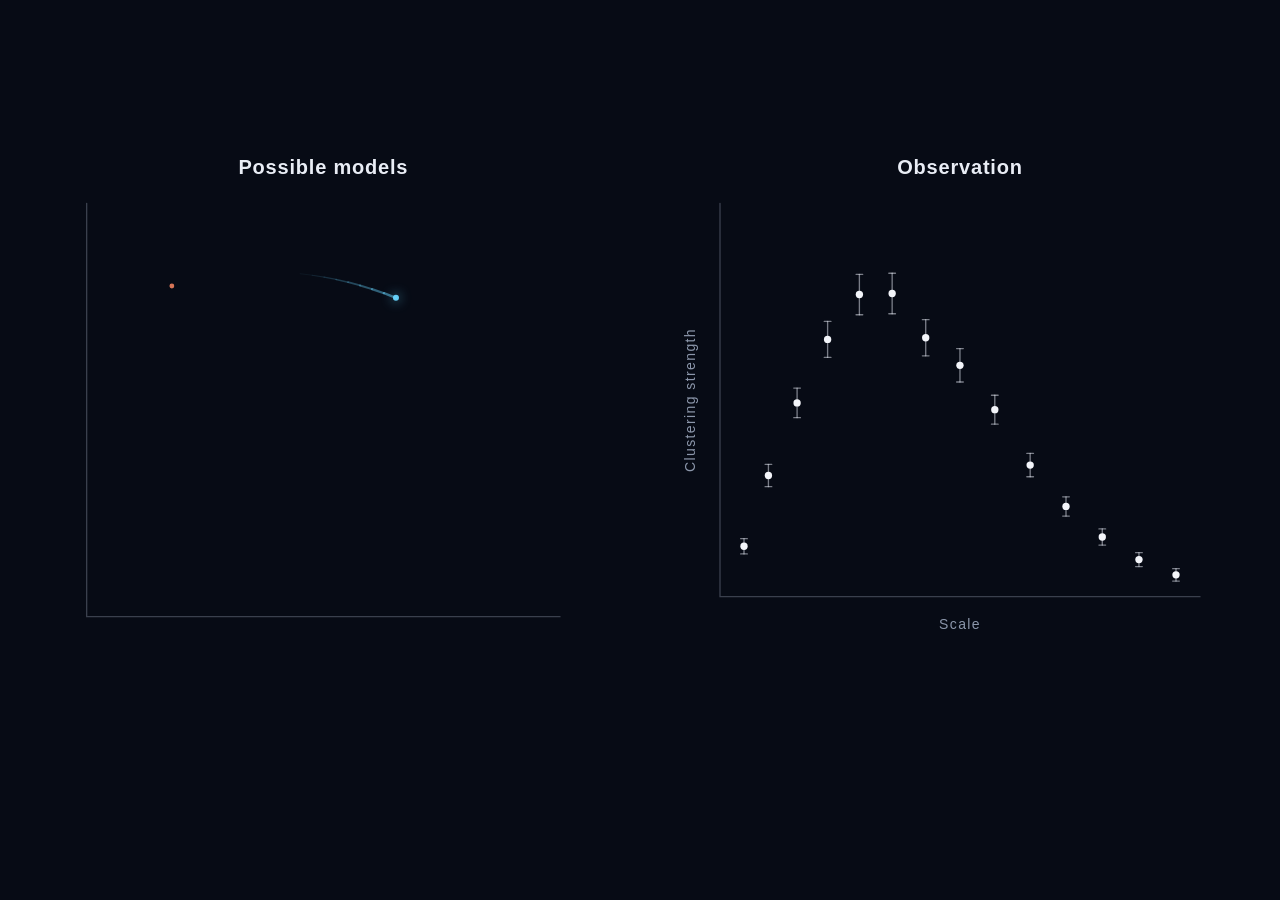
<file: model-parameter-inference/index.html>
<!DOCTYPE html>
<html lang="en">
<head>
<meta charset="utf-8">
<meta name="viewport" content="width=device-width,initial-scale=1">
<title>How we infer model parameters</title>
<style>
  html,body{margin:0;padding:0;height:100%;background:#070b15;overflow:hidden}
  canvas{display:block;width:100vw;height:100vh}
</style>
</head>
<body>
<canvas id="stage"></canvas>
<script>
'use strict';
/* ================================================================
   One point in model space -> one predicted spectrum ->
   compare with fixed data -> repeat -> a plausible region emerges.

   Every frame is a pure function of a 23 s master clock.
   The sampling schedule is precomputed with a seeded RNG,
   so every loop is identical and the wrap is seamless.
   Design space: 1920 x 1080, letterboxed to any window.
   ================================================================ */

/* ---------- timing ---------- */
const T_TOTAL = 23.0;      // loop length (s)
const TS2     = 7.9;       // phase 2: rapid sampling
const TS3     = 15.3;      // phase 3: reveal

/* ---------- design space & palette ---------- */
const W = 1920, H = 1080;
const BG   = '#070b15';
const INK  = '#e9edf5';                    // titles, statement
const MUT  = '#8b96aa';                    // axis labels, hint words
const AXIS = 'rgba(190,200,222,0.28)';
const DATA = '#f3f5fa';
const ACCENT = [104,214,255];              // cool: good models
const WARM   = [226,122,90];               // warm: poor matches

/* ---------- layout ---------- */
const LP = {x:130,  y:170, w:710, h:620};  // left: parameter space
const RP = {x:1080, y:170, w:720, h:590};  // right: spectrum plot
const lmap = (u,v) => ({x: LP.x + u*LP.w, y: LP.y + LP.h - v*LP.h});
const rx = x => RP.x + x*RP.w;
const ry = y => RP.y + RP.h - y*RP.h;

/* ---------- truth & posterior geometry (in unit parameter square) ---------- */
const STAR = {u:0.62, v:0.42};
const PHI  = -28*Math.PI/180;              // ellipse tilt (degeneracy direction)
const SA = 0.155, SB = 0.085;              // 1-sigma semi-axes
const CF = Math.cos(PHI), SF = Math.sin(PHI);

/* ---------- small helpers ---------- */
const clamp = (x,a,b) => Math.min(b, Math.max(a,x));
const c01   = x => clamp(x,0,1);
const lerp  = (a,b,t) => a + (b-a)*t;
const eo    = x => 1 - Math.pow(1 - c01(x), 3);        // ease-out
const eio   = x => { x = c01(x); return x*x*(3-2*x); };// ease-in-out
const mix   = (A,B,t) => `rgb(${Math.round(lerp(A[0],B[0],t))},${Math.round(lerp(A[1],B[1],t))},${Math.round(lerp(A[2],B[2],t))})`;
const rgba  = (A,a) => `rgba(${A[0]},${A[1]},${A[2]},${a})`;
function mulberry32(s){return function(){s|=0;s=s+0x6D2B79F5|0;
  let t=Math.imul(s^s>>>15,1|s);t=t+Math.imul(t^t>>>7,61|t)^t;
  return ((t^t>>>14)>>>0)/4294967296;};}

/* ---------- forward model: (u,v) -> schematic P(k) ---------- */
/* Broad rise and decline with subtle damped wiggles.
   u controls amplitude, v controls the turnover scale.            */
function spectrum(x,u,v){
  const A  = 0.42 + 0.55*u;
  const xp = 0.24 + 0.22*v;
  const s  = x/xp;
  const base = Math.pow(s,1.35) * Math.exp(0.7714*(1 - Math.pow(s,1.75))); // peaks at 1
  const wig  = 1 + 0.05*Math.sin(22*x + 1.2)*Math.exp(-Math.pow((x-0.42)/0.30,2));
  return Math.min(0.96, A*base*wig);
}
/* Agreement with the data, as a smooth 0..1 score (Gaussian in a tilted metric). */
function quality(u,v){
  const du = u-STAR.u, dv = v-STAR.v;
  const a = CF*du + SF*dv, b = -SF*du + CF*dv;
  return Math.exp(-0.5*((a/SA)**2 + (b/SB)**2));
}
const qcol = q => mix(WARM, ACCENT, Math.pow(q,0.6));

/* ---------- fixed observation (seeded once, never changes) ---------- */
const OBS = (() => {
  const r = mulberry32(20260724), pts = [];
  for(let i=0;i<14;i++){
    const x = 0.05 + 0.90*Math.pow(i/13, 1.12);
    const n = (r()+r()+r())/1.5 - 1;                    // soft, bounded noise
    const y = spectrum(x, STAR.u, STAR.v)*(1 + 0.045*n);
    pts.push({x, y, e: 0.05*y + 0.013});
  }
  return pts;
})();

/* ---------- sampling schedule (precomputed => identical every loop) ----------
   Phase 1: three scripted trials (poor, better, good).
   Phase 2: accelerating stochastic exploration; occasional far-out
   excursions early, then sustained wandering *within* the plausible
   region -- never a collapse onto a single optimum.                       */
function slowItem(p, t0, linger){
  return {...p, q:quality(p.u,p.v), slow:true, t0,
    pop:[t0, t0+0.30], comet:[t0+0.32, t0+0.95], draw:[t0+0.85, t0+1.55],
    cmp:[t0+1.55, t0+2.10],
    fade: linger ? [7.70, 8.35] : [t0+2.12, t0+2.45]};
}
const ITEMS = (() => {
  const it = [
    slowItem({u:0.18, v:0.80}, 0.55, false),   // poor
    slowItem({u:0.44, v:0.58}, 3.00, false),   // better
    slowItem({u:0.60, v:0.45}, 5.45, true),    // good (lingers)
  ];
  const r = mulberry32(1234567);
  const g = () => Math.sqrt(-2*Math.log(Math.max(r(),1e-9)))*Math.cos(2*Math.PI*r());
  let t = TS2 + 0.15;
  while(t < TS3 - 0.5){
    const p = (t-TS2)/(TS3-TS2);
    let u, v;
    const explore = p < 0.86 && r() < 0.30*(1-p) + 0.05;
    if(explore){ u = 0.07 + 0.86*r(); v = 0.07 + 0.86*r(); }
    else{
      const s = p > 0.86 ? 0.8 : 1.8 - 1.0*Math.min(1, 1.2*p);
      const a = g()*SA*s, b = g()*SB*s;
      u = clamp(STAR.u + CF*a - SF*b, 0.05, 0.95);
      v = clamp(STAR.v + SF*a + CF*b, 0.05, 0.95);
    }
    const iv = 0.42 - 0.26*p;                              // shrinking interval
    const cd = clamp(iv*0.50, 0.10, 0.28);                 // comet duration
    const dd = clamp(iv*0.55, 0.14, 0.40);                 // curve-draw duration
    it.push({u, v, q:quality(u,v), slow:false, t0:t,
      pop:[t, t+0.16], comet:[t, t+cd], draw:[t+0.8*cd, t+0.8*cd+dd],
      cmp:null, fade:[t+iv+0.02, t+iv+0.26]});
    t += iv;
  }
  return it;
})();

/* ---------- posterior contour & predictive band (precomputed) ---------- */
function ellipsePts(k, n=72){
  const p = [];
  for(let i=0;i<=n;i++){
    const th = i/n*2*Math.PI, a = Math.cos(th)*SA*k, b = Math.sin(th)*SB*k;
    p.push(lmap(STAR.u + CF*a - SF*b, STAR.v + SF*a + CF*b));
  }
  return p;
}
const CONTOUR = ellipsePts(1.5);
const BAND = (() => {           // pointwise envelope over the 1-sigma boundary
  const th = [STAR];
  for(let i=0;i<28;i++){
    const a = Math.cos(i/28*2*Math.PI)*SA, b = Math.sin(i/28*2*Math.PI)*SB;
    th.push({u:STAR.u + CF*a - SF*b, v:STAR.v + SF*a + CF*b});
  }
  const N = 140, X = [], LO = [], HI = [];
  for(let i=0;i<N;i++){
    const x = 0.02 + 0.96*i/(N-1);
    let lo = 1e9, hi = -1e9;
    for(const q of th){ const y = spectrum(x,q.u,q.v); lo = Math.min(lo,y); hi = Math.max(hi,y); }
    X.push(x); LO.push(lo); HI.push(hi);
  }
  return {X, LO, HI};
})();

/* ---------- canvas plumbing ---------- */
const cv = document.getElementById('stage'), ctx = cv.getContext('2d');
let SCL = 1, OX = 0, OY = 0, DPR = 1;
function resize(){
  DPR = window.devicePixelRatio || 1;
  cv.width = innerWidth*DPR; cv.height = innerHeight*DPR;
  SCL = Math.min(innerWidth/W, innerHeight/H);
  OX = (innerWidth - W*SCL)/2; OY = (innerHeight - H*SCL)/2;
}
addEventListener('resize', resize); resize();

const FONT = (w,s) => `${w} ${s}px "Inter","Segoe UI","Helvetica Neue",Arial,sans-serif`;
function text(str,x,y,size,color,alpha=1,weight=500,align='center',ls='0.02em'){
  if(alpha<=0) return;
  ctx.save();
  ctx.globalAlpha = alpha; ctx.fillStyle = color;
  ctx.font = FONT(weight,size); ctx.textAlign = align; ctx.textBaseline = 'middle';
  ctx.letterSpacing = ls;
  ctx.fillText(str,x,y);
  ctx.restore();
}

/* ---------- static chrome: titles, axes, axis labels ---------- */
function drawChrome(){
  text('Possible models', LP.x+LP.w/2, 118, 30, INK, 1, 600, 'center', '0.04em');
  text('Observation',     RP.x+RP.w/2, 118, 30, INK, 1, 600, 'center', '0.04em');
  ctx.strokeStyle = AXIS; ctx.lineWidth = 2; ctx.lineCap = 'round';
  ctx.beginPath();
  ctx.moveTo(LP.x, LP.y); ctx.lineTo(LP.x, LP.y+LP.h); ctx.lineTo(LP.x+LP.w, LP.y+LP.h);
  ctx.stroke();
  ctx.beginPath();
  ctx.moveTo(RP.x, RP.y); ctx.lineTo(RP.x, RP.y+RP.h); ctx.lineTo(RP.x+RP.w, RP.y+RP.h);
  ctx.stroke();
  text('Scale', RP.x+RP.w/2, RP.y+RP.h+42, 21, MUT, 1, 500, 'center', '0.10em');
  ctx.save();
  ctx.translate(RP.x-44, RP.y+RP.h/2); ctx.rotate(-Math.PI/2);
  text('Clustering strength', 0, 0, 21, MUT, 1, 500, 'center', '0.10em');
  ctx.restore();
}

/* ---------- fixed data points with error bars ---------- */
function drawData(pulse){
  ctx.save();
  for(const d of OBS){
    const x = rx(d.x), y = ry(d.y), e = d.e*RP.h;
    ctx.strokeStyle = `rgba(235,240,250,${0.50 + 0.25*pulse})`; ctx.lineWidth = 2;
    ctx.beginPath(); ctx.moveTo(x, y-e); ctx.lineTo(x, y+e); ctx.stroke();
    ctx.beginPath();
    ctx.moveTo(x-5, y-e); ctx.lineTo(x+5, y-e);
    ctx.moveTo(x-5, y+e); ctx.lineTo(x+5, y+e);
    ctx.stroke();
    ctx.fillStyle = DATA;
    if(pulse > 0){ ctx.shadowColor = rgba(ACCENT,0.8); ctx.shadowBlur = 14*pulse; }
    ctx.beginPath(); ctx.arc(x, y, 5.5, 0, 7); ctx.fill();
    ctx.shadowBlur = 0;
  }
  ctx.restore();
}

/* ---------- sampled points in parameter space ---------- */
function drawPoints(t, g, p3){
  for(const it of ITEMS){
    if(t < it.pop[0]) continue;
    const age  = t - it.pop[0];
    const popd = it.slow ? 0.30 : 0.16;
    const sc   = eo(age/popd);
    /* persistent visibility grows with agreement; misfits decay */
    let a = 0.14 + 0.76*Math.pow(it.q, 1.35);
    if(it.q < 0.20) a *= lerp(1, 0.45, c01((age-1.2)/2.5));
    if(it.q < 0.25) a *= lerp(1, 0.55, p3);
    /* the freshly selected point stays bright while its trial runs */
    const holdT = it.slow ? 1.0 : 0.35;
    a = Math.max(a, 0.95*c01(1 - eio((age-holdT)/0.6)));
    a *= g;
    const P = lmap(it.u, it.v);
    const r = (3.6 + 3.2*Math.pow(it.q, 0.8))*sc;
    ctx.globalAlpha = a; ctx.fillStyle = qcol(it.q);
    ctx.beginPath(); ctx.arc(P.x, P.y, r, 0, 7); ctx.fill();
    /* selection glow ring */
    const rr = age/0.55;
    if(rr < 1){
      ctx.globalAlpha = 0.7*(1-rr)*g;
      ctx.strokeStyle = rgba(ACCENT,1); ctx.lineWidth = 2;
      ctx.beginPath(); ctx.arc(P.x, P.y, 8 + 30*eo(rr), 0, 7); ctx.stroke();
    }
  }
  ctx.globalAlpha = 1;
}

/* ---------- travelling arrow: point -> spectrum panel ---------- */
function cometPos(it, e){
  const p0 = lmap(it.u, it.v);
  const p2 = {x: RP.x - 6, y: ry(Math.max(0.02, spectrum(0.03, it.u, it.v)))};
  const cp = {x: (p0.x+p2.x)/2, y: Math.min(p0.y, p2.y) - 120};
  const s = 1 - e;
  return {x: s*s*p0.x + 2*s*e*cp.x + e*e*p2.x,
          y: s*s*p0.y + 2*s*e*cp.y + e*e*p2.y};
}
function drawComet(it, t, g){
  const [t0,t1] = it.comet;
  if(t < t0 || t > t1 + 0.08) return;
  const e = eio((t-t0)/(t1-t0));
  const fade = t > t1 ? 1 - (t-t1)/0.08 : 1;
  ctx.save(); ctx.lineCap = 'round';
  for(let j=8; j>=1; j--){                              // fading trail
    const e0 = Math.max(0, e - j*0.022), e1 = Math.max(0, e - (j-1)*0.022);
    if(e1 <= 0) continue;
    const a = cometPos(it,e0), b = cometPos(it,e1);
    ctx.strokeStyle = rgba(ACCENT, 0.55*(1-j/9)*fade*g);
    ctx.lineWidth = lerp(1, 4, 1-j/9);
    ctx.beginPath(); ctx.moveTo(a.x,a.y); ctx.lineTo(b.x,b.y); ctx.stroke();
  }
  const h = cometPos(it, e);                            // head
  ctx.fillStyle = rgba(ACCENT, 0.95*fade*g);
  ctx.shadowColor = rgba(ACCENT, 0.9); ctx.shadowBlur = 12;
  ctx.beginPath(); ctx.arc(h.x, h.y, 4.5, 0, 7); ctx.fill();
  ctx.restore();
}

/* ---------- prediction curves ---------- */
function curveState(it, t){
  const p = (t - it.draw[0])/(it.draw[1] - it.draw[0]);
  if(p <= 0) return null;
  let a = 1;
  if(t > it.fade[0]) a = 1 - c01((t - it.fade[0])/(it.fade[1] - it.fade[0]));
  if(a <= 0) return null;
  return {prog: eo(c01(p)), alpha: a};
}
function drawCurve(it, st, g){
  const a = (0.30 + 0.62*Math.pow(it.q, 0.8))*st.alpha*g;
  const n = Math.max(2, Math.floor(150*st.prog));
  ctx.save();
  ctx.beginPath(); ctx.rect(RP.x-2, RP.y-14, RP.w+16, RP.h+16); ctx.clip();
  ctx.strokeStyle = qcol(it.q); ctx.globalAlpha = a;
  ctx.lineWidth = 3; ctx.lineJoin = 'round'; ctx.lineCap = 'round';
  if(it.q > 0.55){ ctx.shadowColor = rgba(ACCENT,0.55); ctx.shadowBlur = 10; }
  ctx.beginPath();
  for(let i=0; i<=n; i++){
    const x = 0.02 + 0.96*(i/150);
    const px = rx(x), py = ry(spectrum(x, it.u, it.v));
    i ? ctx.lineTo(px,py) : ctx.moveTo(px,py);
  }
  ctx.stroke();
  ctx.restore();
}

/* ---------- phase 3: contour + predictive band ---------- */
function contourPath(f){
  const s = lerp(0.92, 1, f), c = lmap(STAR.u, STAR.v);
  ctx.translate(c.x, c.y); ctx.scale(s, s); ctx.translate(-c.x, -c.y);
  ctx.beginPath();
  CONTOUR.forEach((p,i) => i ? ctx.lineTo(p.x,p.y) : ctx.moveTo(p.x,p.y));
  ctx.closePath();
}
function drawContourFill(f, g){
  if(f <= 0) return;
  ctx.save(); contourPath(f);
  ctx.fillStyle = rgba(ACCENT, 0.10*f*g); ctx.fill();
  ctx.restore();
}
function drawContourEdge(f, g){
  if(f <= 0) return;
  ctx.save(); contourPath(f);
  ctx.strokeStyle = rgba(ACCENT, 0.55*f*g); ctx.lineWidth = 2;
  ctx.shadowColor = rgba(ACCENT, 0.5); ctx.shadowBlur = 14*f;
  ctx.stroke();
  ctx.restore();
}
function drawBand(f, g){
  if(f <= 0) return;
  const {X, LO, HI} = BAND, w = eo(f);          // band grows out of its midline
  ctx.save();
  ctx.beginPath();
  for(let i=0; i<X.length; i++){
    const m = (LO[i]+HI[i])/2, y = m + (HI[i]-m)*w;
    const px = rx(X[i]), py = ry(y);
    i ? ctx.lineTo(px,py) : ctx.moveTo(px,py);
  }
  for(let i=X.length-1; i>=0; i--){
    const m = (LO[i]+HI[i])/2, y = m + (LO[i]-m)*w;
    ctx.lineTo(rx(X[i]), ry(y));
  }
  ctx.closePath();
  ctx.fillStyle = rgba(ACCENT, 0.17*f*g); ctx.fill();
  ctx.strokeStyle = rgba(ACCENT, 0.30*f*g); ctx.lineWidth = 1; ctx.stroke();
  ctx.restore();
}

/* ---------- floating words & final statement ---------- */
function drawLabels(t, g, p3l, p3s){
  const gapX = (LP.x + LP.w + RP.x)/2;
  for(const it of ITEMS){
    if(!it.slow) continue;
    const st = curveState(it, t);
    if(st){                                              // "Prediction" rides the curve peak
      const xp = 0.24 + 0.22*it.v;
      text('Prediction', rx(xp), ry(spectrum(xp, it.u, it.v)) - 40, 22, qcol(it.q),
           0.85*st.alpha*Math.min(1, st.prog*2)*g, 600, 'center', '0.14em');
    }
    if(it.cmp && t > it.cmp[0] && t < it.cmp[1]){
      const a = Math.sin(Math.PI*(t - it.cmp[0])/(it.cmp[1] - it.cmp[0]));
      text('Compare', RP.x+RP.w/2, RP.y+34, 22, MUT, 0.9*a*g, 600, 'center', '0.16em');
    }
    if(it !== ITEMS[2] && t > it.fade[0] && t < it.fade[0] + 0.6){
      const a = Math.sin(Math.PI*(t - it.fade[0])/0.6);
      text('Repeat', gapX, H*0.46, 22, MUT, 0.85*a*g, 600, 'center', '0.16em');
    }
  }
  if(t > TS2 && t < TS2 + 0.9){                          // once more as sampling accelerates
    const a = Math.sin(Math.PI*(t - TS2)/0.9);
    text('Repeat', gapX, H*0.46, 22, MUT, 0.85*a*g, 600, 'center', '0.16em');
  }
  if(p3l > 0){
    const topY = Math.min(...CONTOUR.map(p => p.y));
    text('Models consistent with the data', lmap(STAR.u, 0).x, topY - 30,
         25, INK, 0.95*p3l*g, 600);
  }
  if(p3s > 0){
    text('Many possible models are tested.', W/2, 903, 38, INK, p3s*g, 600);
    text('The observations reveal which regions remain plausible.', W/2, 956, 38, INK, p3s*g, 600);
  }
}

/* ---------- frame ---------- */
function render(t){
  ctx.setTransform(1,0,0,1,0,0);
  ctx.fillStyle = BG; ctx.fillRect(0, 0, cv.width, cv.height);
  ctx.setTransform(SCL*DPR, 0, 0, SCL*DPR, OX*DPR, OY*DPR);

  /* dynamic content fades at the loop seam; chrome and data persist */
  const g   = Math.min(eio(t/0.45), 1 - eio((t-22.2)/0.8));
  const p3c = eio(c01((t-15.7)/1.2));   // contour
  const p3b = eio(c01((t-16.3)/1.0));   // predictive band
  const p3l = eio(c01((t-16.9)/0.8));   // region label
  const p3s = eio(c01((t-17.8)/0.8));   // final statement

  drawChrome();
  drawContourFill(p3c, g);
  drawPoints(t, g, p3c);
  drawContourEdge(p3c, g);

  let pulse = 0;
  for(const it of ITEMS) drawComet(it, t, g);
  for(const it of ITEMS){
    const st = curveState(it, t);
    if(st) drawCurve(it, st, g*(1 - 0.85*p3b));          // curves yield to the band
    if(it.slow && it.cmp && it.q > 0.55 && t > it.cmp[0] && t < it.cmp[1])
      pulse = Math.max(pulse, Math.sin(Math.PI*(t - it.cmp[0])/(it.cmp[1] - it.cmp[0])));
  }
  drawBand(p3b, g);
  drawData(pulse*g);
  drawLabels(t, g, p3l, p3s);
}

/* ---------- master clock ---------- */
const t0 = performance.now();
(function frame(now){
  render(((now - t0)/1000) % T_TOTAL);
  requestAnimationFrame(frame);
})(t0);
</script>
</body>
</html>
</file>
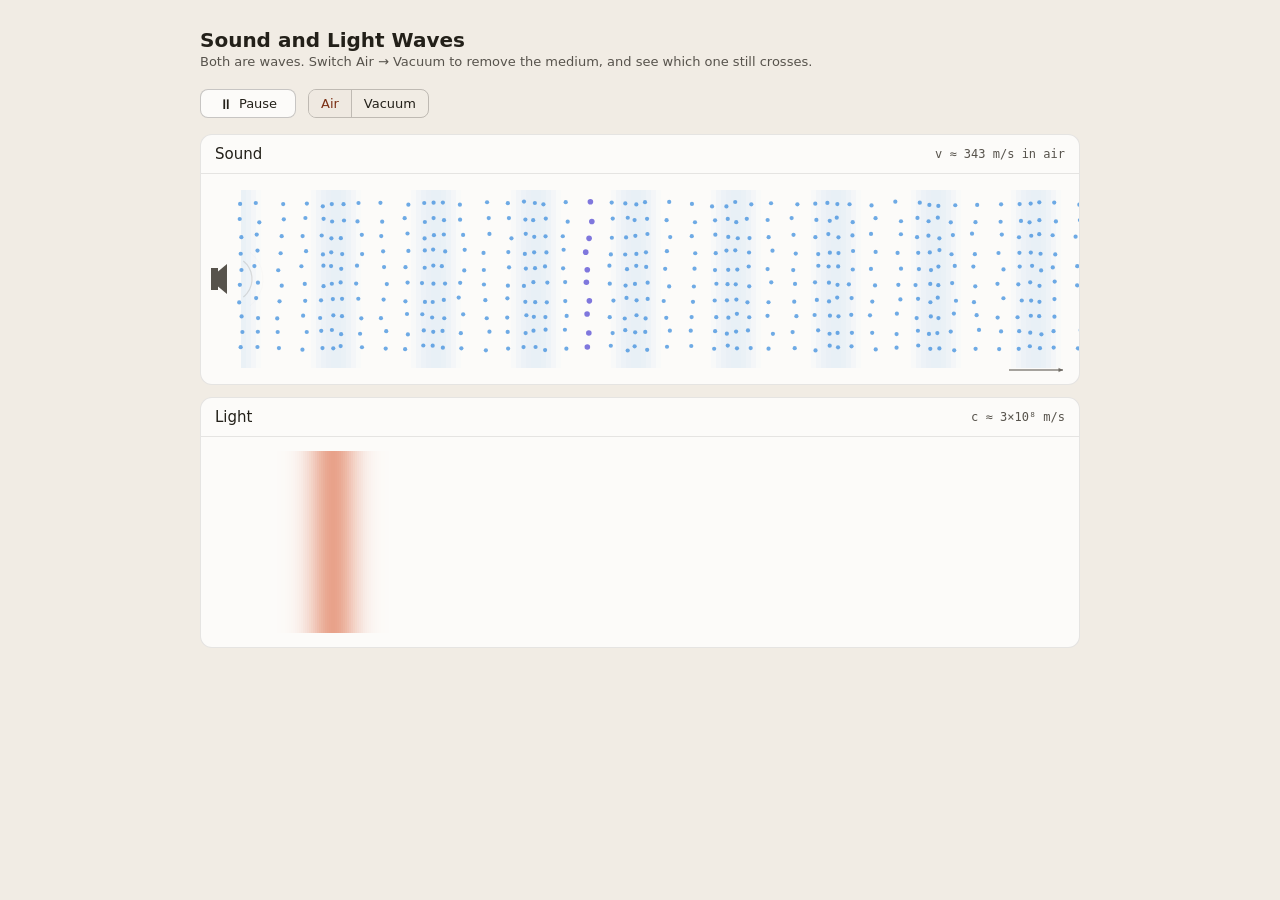
<file: sound-and-light-waves/index.html>
<!DOCTYPE html>
<html lang="en">
<head>
<meta charset="utf-8">
<meta name="viewport" content="width=device-width, initial-scale=1">
<title>Sound and Light Waves — needs a medium vs. crosses empty space</title>
<style>
  :root{
    --surface-2:#FCFBF9;
    --border:rgba(30,27,22,0.10);
    --border-strong:rgba(30,27,22,0.24);
    --text:#232019;
    --text-secondary:#57534C;
    --text-muted:#918B82;
    --bg-accent:#EFE9E1;
    --text-accent:#7A2E12;
    --radius:8px;
    --font-sans:system-ui,-apple-system,"Segoe UI",Roboto,Helvetica,Arial,sans-serif;
    --font-mono:ui-monospace,"SF Mono",Menlo,Consolas,monospace;
    --page-bg:#F1ECE4;
  }
  @media (prefers-color-scheme: dark){
    :root{
      --surface-2:#22201C;
      --border:rgba(255,255,255,0.12);
      --border-strong:rgba(255,255,255,0.26);
      --text:#ECE7DE;
      --text-secondary:#B9B3A9;
      --text-muted:#807B72;
      --bg-accent:#33302A;
      --text-accent:#E8A487;
      --page-bg:#161512;
    }
  }
  *{box-sizing:border-box;}
  html,body{margin:0;padding:0;}
  body{
    background:var(--page-bg);
    color:var(--text);
    font-family:var(--font-sans);
    -webkit-font-smoothing:antialiased;
    padding:28px 20px 36px;
  }
  .wrap{max-width:880px;margin:0 auto;}
  h1{font-size:20px;font-weight:600;margin:0 0 2px;}
  .sub{font-size:13px;color:var(--text-secondary);margin:0 0 20px;}
  button{
    font:inherit;font-size:13px;padding:6px 12px;cursor:pointer;
    border:0.5px solid var(--border-strong);border-radius:var(--radius);
    background:var(--surface-2);color:var(--text);
  }
  button:hover{border-color:var(--text-muted);}
  label{cursor:default;}
  .ti{font-style:normal;line-height:1;display:inline-block;}
  .ti-player-pause::before{content:"\23F8";}
  .ti-player-play::before{content:"\25B6";}
  .sr-only{position:absolute;width:1px;height:1px;overflow:hidden;clip:rect(0 0 0 0);}
</style>
</head>
<body>
<div class="wrap">
  <h1>Sound and Light Waves</h1>
  <p class="sub">Both are waves. Switch Air &rarr; Vacuum to remove the medium, and see which one still crosses.</p>

  <h2 class="sr-only">Animated comparison. Sound is a longitudinal wave carried by a medium of particles. Light is a pulse that travels across empty space. Switching from Air to Vacuum removes the medium: the sound wave dies while light keeps crossing.</h2>

  <div style="display:flex;flex-wrap:wrap;align-items:center;gap:12px;margin:0 0 1rem;">
    <button id="wv-play" aria-label="Pause animation" style="display:inline-flex;align-items:center;gap:6px;min-width:96px;justify-content:center;"><i class="ti ti-player-pause" aria-hidden="true" style="font-size:14px;"></i><span id="wv-play-label">Pause</span></button>
    <div style="display:inline-flex;border:0.5px solid var(--border-strong);border-radius:var(--radius);overflow:hidden;">
      <button id="wv-air" style="border:none;border-radius:0;background:var(--bg-accent);color:var(--text-accent);">Air</button>
      <button id="wv-vac" style="border:none;border-radius:0;border-left:0.5px solid var(--border-strong);background:transparent;">Vacuum</button>
    </div>
  </div>

  <div style="background:var(--surface-2);border:0.5px solid var(--border);border-radius:12px;overflow:hidden;margin:0 0 12px;">
    <div style="display:flex;align-items:center;gap:8px;padding:10px 14px;border-bottom:0.5px solid var(--border);">
      <span style="font-size:15px;font-weight:500;">Sound</span>
      <span id="wv-snd-speed" style="margin-left:auto;font-family:var(--font-mono);font-size:12px;color:var(--text-secondary);">v ≈ 343 m/s in air</span>
    </div>
    <canvas id="wv-snd" style="display:block;width:100%;height:210px;"></canvas>
  </div>

  <div style="background:var(--surface-2);border:0.5px solid var(--border);border-radius:12px;overflow:hidden;">
    <div style="display:flex;align-items:center;gap:8px;padding:10px 14px;border-bottom:0.5px solid var(--border);">
      <span style="font-size:15px;font-weight:500;">Light</span>
      <span id="wv-lgt-speed" style="margin-left:auto;font-family:var(--font-mono);font-size:12px;color:var(--text-secondary);">c ≈ 3×10⁸ m/s</span>
    </div>
    <canvas id="wv-lgt" style="display:block;width:100%;height:210px;"></canvas>
  </div>
</div>

<script>
(function(){
  var state = { playing:true, medium:1, med:1, freq:0.7, t:0, last:null };
  var V_SND=70;
  var CORAL="#D85A30", BLUE="#378ADD", PURPLE="#7F77DD";

  var sndCv=document.getElementById("wv-snd"), lgtCv=document.getElementById("wv-lgt");
  var sndCtx=sndCv.getContext("2d"), lgtCtx=lgtCv.getContext("2d");
  var sndSpeed=document.getElementById("wv-snd-speed"), lgtSpeed=document.getElementById("wv-lgt-speed");

  function themeColors(){
    var cs=getComputedStyle(document.documentElement);
    return { txt:(cs.getPropertyValue("--text-secondary").trim()||"#666"), mut:(cs.getPropertyValue("--text-muted").trim()||"#999") };
  }

  var particles=[], stars={snd:[],lgt:[]}, hlCol=0;
  function fit(cv){
    var dpr=Math.min(2,window.devicePixelRatio||1), w=cv.clientWidth, h=cv.clientHeight;
    if (w<10) return false;
    cv.width=Math.round(w*dpr); cv.height=Math.round(h*dpr);
    cv.getContext("2d").setTransform(dpr,0,0,dpr,0,0); return true;
  }
  function makeStars(w,h){ var a=[],n=Math.round(w*h/6000); for(var i=0;i<n;i++) a.push({x:Math.random()*w,y:Math.random()*h,r:0.6+Math.random()*0.9,a:0.15+Math.random()*0.3}); return a; }
  function rebuild(){
    if (!fit(sndCv)||!fit(lgtCv)) return;
    var w=sndCv.clientWidth,h=sndCv.clientHeight; particles=[];
    var x0=46, spacing=17, rows=Math.floor((h-44)/16), cols=Math.ceil((w-x0)/spacing)+2;
    for (var r=0;r<rows;r++) for (var c=0;c<cols;c++) particles.push({ x0:x0+c*spacing+(Math.random()-0.5)*5, y0:30+r*16+(Math.random()-0.5)*5, col:c });
    hlCol=Math.round(cols*0.4);
    stars.snd=makeStars(w,h); stars.lgt=makeStars(lgtCv.clientWidth,lgtCv.clientHeight);
  }

  function drawBackdrop(ctx,w,h,arr,med){
    ctx.clearRect(0,0,w,h);
    if (med<0.95){ var a=(1-med); ctx.fillStyle=themeColors().mut;
      for (var i=0;i<arr.length;i++){ var s=arr[i]; ctx.globalAlpha=s.a*a; ctx.beginPath(); ctx.arc(s.x,s.y,s.r,0,6.2832); ctx.fill(); } ctx.globalAlpha=1; }
  }
  function arrow(ctx,x1,y1,x2,y2,head){
    ctx.beginPath(); ctx.moveTo(x1,y1); ctx.lineTo(x2,y2); ctx.stroke();
    var dx=x2-x1,dy=y2-y1,L=Math.hypot(dx,dy); if (L<head*1.6) return;
    var a=Math.atan2(dy,dx); ctx.beginPath(); ctx.moveTo(x2,y2);
    ctx.lineTo(x2-head*Math.cos(a-0.45),y2-head*Math.sin(a-0.45));
    ctx.lineTo(x2-head*Math.cos(a+0.45),y2-head*Math.sin(a+0.45));
    ctx.closePath(); ctx.fill();
  }

  function drawSound(){
    var w=sndCv.clientWidth,h=sndCv.clientHeight,med=state.med,t=state.t;
    var omega=6.2832*state.freq,k=omega/V_SND,A=8;
    drawBackdrop(sndCtx,w,h,stars.snd,med); var ctx=sndCtx;
    if (med>0.03){
      for (var sx=40;sx<w;sx+=5){ var comp=-Math.cos(k*sx-omega*t); if (comp>0){ ctx.fillStyle=BLUE; ctx.globalAlpha=0.10*comp*med; ctx.fillRect(sx,16,5,h-32); } }
      ctx.globalAlpha=1;
      for (var i=0;i<particles.length;i++){
        var p=particles[i], x=p.x0+A*med*Math.sin(k*p.x0-omega*t);
        if (p.col===hlCol){ ctx.fillStyle=PURPLE; ctx.globalAlpha=med; ctx.beginPath(); ctx.arc(x,p.y0,2.8,0,6.2832); ctx.fill(); }
        else { ctx.fillStyle=BLUE; ctx.globalAlpha=0.72*med; ctx.beginPath(); ctx.arc(x,p.y0,2.1,0,6.2832); ctx.fill(); }
      }
      ctx.globalAlpha=1;
    }
    var col=themeColors(), midY=h/2, vib=2.2*Math.sin(omega*t);
    ctx.fillStyle=col.txt; ctx.fillRect(10,midY-11,7,22);
    ctx.beginPath(); ctx.moveTo(17,midY-7+vib*0.2); ctx.lineTo(28+vib,midY-15); ctx.lineTo(28+vib,midY+15); ctx.lineTo(17,midY+7-vib*0.2); ctx.closePath(); ctx.fill();
    if (med>0.05){ ctx.strokeStyle=col.txt; ctx.lineWidth=1.2;
      for (var a2=0;a2<3;a2++){ var rr=((t*V_SND)%(V_SND/state.freq/3))+8+a2*11; ctx.globalAlpha=Math.max(0,0.5-rr/70)*med; ctx.beginPath(); ctx.arc(30+vib,midY,rr,-0.9,0.9); ctx.stroke(); } ctx.globalAlpha=1; }
    ctx.fillStyle=col.txt; ctx.strokeStyle=col.txt; ctx.lineWidth=1.4; ctx.globalAlpha=0.7; arrow(ctx,w-70,h-14,w-16,h-14,5); ctx.globalAlpha=1;
  }

  function drawLight(){
    var w=lgtCv.clientWidth,h=lgtCv.clientHeight,med=state.med,t=state.t;
    drawBackdrop(lgtCtx,w,h,stars.lgt,med); var ctx=lgtCtx;
    var speed=150, margin=44, span=w+2*margin, sig=24;
    var base=((t*speed)%span)-margin;
    for (var rep=-1;rep<=1;rep++){
      var xc=base+rep*span;
      if (xc< -3*sig || xc> w+3*sig) continue;
      var x0=Math.max(0,Math.floor(xc-3*sig)), x1=Math.min(w,Math.ceil(xc+3*sig));
      for (var x=x0;x<=x1;x+=2){ var g=Math.exp(-Math.pow((x-xc)/sig,2)); ctx.fillStyle=CORAL; ctx.globalAlpha=0.55*g; ctx.fillRect(x,14,2,h-28); }
    }
    ctx.globalAlpha=1;
  }

  function step(ts){
    if (state.last==null) state.last=ts;
    var dt=Math.min(0.05,(ts-state.last)/1000); state.last=ts;
    if (state.playing) state.t+=dt;
    state.med += (state.medium-state.med)*Math.min(1,dt*3.5);
    if (Math.abs(state.medium-state.med)<0.005) state.med=state.medium;
    drawSound(); drawLight(); requestAnimationFrame(step);
  }

  var playBtn=document.getElementById("wv-play"), playLbl=document.getElementById("wv-play-label");
  playBtn.addEventListener("click",function(){
    state.playing=!state.playing; playLbl.textContent=state.playing?"Pause":"Play";
    playBtn.setAttribute("aria-label",state.playing?"Pause animation":"Play animation");
    playBtn.querySelector("i").className=state.playing?"ti ti-player-pause":"ti ti-player-play";
  });
  var airBtn=document.getElementById("wv-air"), vacBtn=document.getElementById("wv-vac");
  function setMedium(m){
    state.medium=m;
    airBtn.style.background=m===1?"var(--bg-accent)":"transparent"; airBtn.style.color=m===1?"var(--text-accent)":"";
    vacBtn.style.background=m===0?"var(--bg-accent)":"transparent"; vacBtn.style.color=m===0?"var(--text-accent)":"";
    sndSpeed.textContent=m===0?"v = 0 — cannot propagate":"v ≈ 343 m/s in air";
    lgtSpeed.textContent=m===0?"c ≈ 3×10⁸ m/s — unaffected":"c ≈ 3×10⁸ m/s";
  }
  airBtn.addEventListener("click",function(){setMedium(1);});
  vacBtn.addEventListener("click",function(){setMedium(0);});

  if (window.matchMedia && matchMedia("(prefers-reduced-motion: reduce)").matches){ state.playing=false; playLbl.textContent="Play"; playBtn.querySelector("i").className="ti ti-player-play"; }
  var ro=new ResizeObserver(function(){rebuild();}); ro.observe(sndCv); ro.observe(lgtCv);
  rebuild(); requestAnimationFrame(step);
})();
</script>
</body>
</html>
</file>
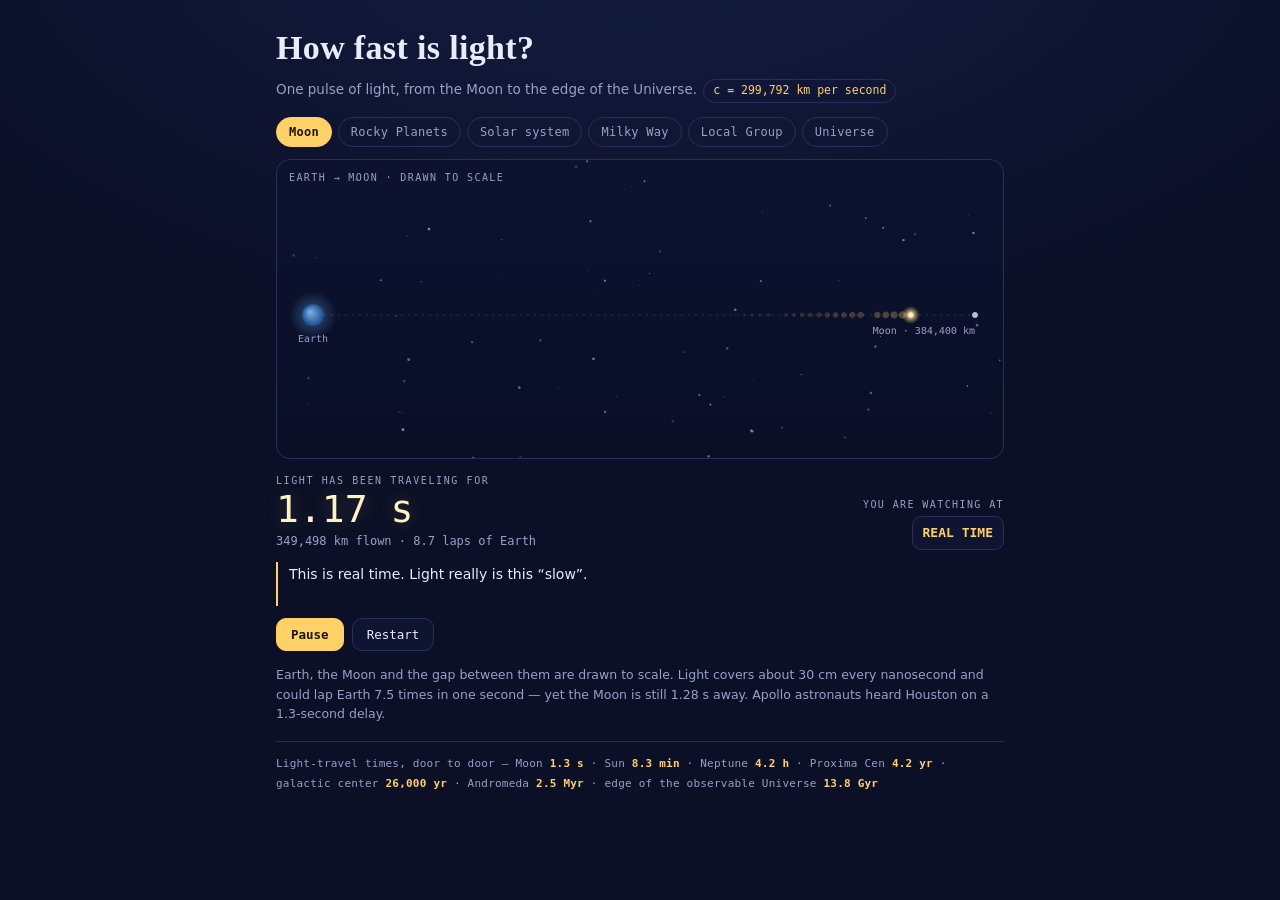
<file: speed-of-light/index.html>
<!DOCTYPE html>
<html lang="en">
<head>
<meta charset="utf-8">
<meta name="viewport" content="width=device-width, initial-scale=1">
<title>How fast is light?</title>
<style>
  :root{
    --sky:#0B1026; --sky-hi:#141C42; --panel:#0F1531;
    --ink:#E9ECFA; --muted:#98A0C6; --line:#26305C;
    --photon:#FFD166; --photon-hot:#FFF3C4; --red:#FF6B5E;
    --mono:ui-monospace,"SF Mono","Cascadia Mono",Menlo,Consolas,monospace;
    --body:system-ui,-apple-system,"Segoe UI",Roboto,sans-serif;
    --display:"Palatino Linotype",Palatino,"Book Antiqua",Georgia,serif;
  }
  *{box-sizing:border-box}
  html,body{margin:0}
  body{
    background:radial-gradient(120% 90% at 50% -10%, var(--sky-hi) 0%, var(--sky) 55%) fixed var(--sky);
    color:var(--ink); font:15px/1.55 var(--body);
    -webkit-font-smoothing:antialiased;
  }
  .app{max-width:760px; margin:0 auto; padding:22px 16px 30px}

  header h1{
    font-family:var(--display); font-weight:600; letter-spacing:.01em;
    font-size:clamp(26px,6vw,34px); margin:0 0 4px;
  }
  .sub{margin:0 0 14px; color:var(--muted); font-size:13.5px}
  .chip{
    font-family:var(--mono); font-size:11.5px; color:var(--photon);
    border:1px solid var(--line); border-radius:999px; padding:2px 9px;
    white-space:nowrap; display:inline-block; margin-left:2px;
  }

  .tabs{display:flex; flex-wrap:wrap; gap:6px; margin:0 0 12px}
  .tabs button{
    font-family:var(--mono); font-size:12px; letter-spacing:.02em;
    color:var(--muted); background:transparent; border:1px solid var(--line);
    border-radius:999px; padding:7px 12px; cursor:pointer;
  }
  .tabs button:hover{border-color:var(--photon); color:var(--ink)}
  .tabs button[aria-selected="true"]{
    background:var(--photon); border-color:var(--photon); color:#1A1608; font-weight:700;
  }

  .stage{
    position:relative; height:clamp(218px,58vw,300px);
    border:1px solid var(--line); border-radius:14px; overflow:hidden;
    background:linear-gradient(180deg,#0C1230 0%,#0A0F26 100%);
  }
  .stage canvas{position:absolute; inset:0; width:100%; height:100%; display:block}
  .scene-title{
    position:absolute; top:10px; left:12px; font-family:var(--mono);
    font-size:10px; letter-spacing:.14em; color:var(--muted);
  }
  .endcard{
    position:absolute; inset:0; display:flex; flex-direction:column; gap:12px;
    align-items:center; justify-content:center; text-align:center; padding:20px;
    background:rgba(10,15,38,.78); backdrop-filter:blur(3px);
  }
  .endcard[hidden]{display:none}
  .endcard p{margin:0; max-width:38ch; font-size:14.5px; line-height:1.5}
  .endcard button{
    font-family:var(--mono); font-size:12.5px; font-weight:700; color:#1A1608;
    background:var(--photon); border:0; border-radius:10px; padding:9px 16px; cursor:pointer;
  }
  .endcard .hint{font-size:12px; color:var(--muted)}

  .clockrow{display:flex; justify-content:space-between; align-items:flex-end; gap:12px; margin-top:14px}
  .clock-label{font-family:var(--mono); font-size:10px; letter-spacing:.16em; color:var(--muted); text-transform:uppercase}
  .clock{
    font-family:var(--mono); font-variant-numeric:tabular-nums;
    font-size:clamp(26px,7.5vw,38px); line-height:1.15; color:var(--photon-hot);
    text-shadow:0 0 18px rgba(255,209,102,.25);
  }
  .dist{font-family:var(--mono); font-size:12px; color:var(--muted); min-height:1.3em}
  .badge-wrap{text-align:right; flex-shrink:0}
  .badge-label{font-family:var(--mono); font-size:10px; letter-spacing:.14em; color:var(--muted); text-transform:uppercase; margin-bottom:4px}
  .badge{
    font-family:var(--mono); font-size:13px; font-weight:700; color:var(--photon);
    border:1px solid var(--line); border-radius:9px; padding:6px 10px; display:inline-block;
    background:var(--panel); white-space:nowrap;
  }

  .caption{
    margin-top:12px; min-height:44px; font-size:14px;
    border-left:2px solid var(--photon); padding:2px 0 2px 11px;
    transition:opacity .25s ease;
  }
  .caption.dim{opacity:0}

  .controls{display:flex; align-items:center; gap:8px; margin-top:12px; flex-wrap:wrap}
  .controls button{
    font-family:var(--mono); font-size:12.5px; cursor:pointer;
    border:1px solid var(--line); border-radius:10px; padding:8px 14px;
    background:var(--panel); color:var(--ink);
  }
  .controls button:hover{border-color:var(--photon)}
  .controls button.primary{background:var(--photon); border-color:var(--photon); color:#1A1608; font-weight:700}
  .speeds{display:flex; gap:6px; margin-left:auto}
  .speeds button{padding:8px 10px; color:var(--muted)}
  .speeds button[aria-pressed="true"]{color:#1A1608; background:var(--photon); border-color:var(--photon); font-weight:700}
  .speeds.off{visibility:hidden}

  .fact{margin:14px 0 0; color:var(--muted); font-size:12.5px; line-height:1.55}
  .ladder{
    margin-top:18px; padding-top:12px; border-top:1px solid var(--line);
    font-family:var(--mono); font-size:11px; line-height:1.8; color:var(--muted); letter-spacing:.02em;
  }
  .ladder b{color:var(--photon); font-weight:600}

  button:focus-visible{outline:2px solid var(--photon); outline-offset:2px}
  @media (prefers-reduced-motion: reduce){ .caption{transition:none} }
</style>
</head>
<body>
<main class="app">
  <header>
    <h1>How fast is light?</h1>
    <p class="sub">One pulse of light, from the Moon to the edge of the Universe. <span class="chip">c&nbsp;=&nbsp;299,792&nbsp;km&nbsp;per&nbsp;second</span></p>
  </header>

  <nav class="tabs" id="tabs" role="tablist" aria-label="Choose a scale"></nav>

  <section class="stage" aria-label="Animation stage">
    <canvas id="cv"></canvas>
    <div class="scene-title" id="sceneTitle"></div>
    <div class="endcard" id="endcard" hidden>
      <p id="endtext"></p>
      <button id="replay" type="button">Replay</button>
      <div class="hint">…or pick the next scale above</div>
    </div>
  </section>

  <section class="clockrow">
    <div>
      <div class="clock-label">Light has been traveling for</div>
      <div class="clock" id="clock">0.00 s</div>
      <div class="dist" id="dist"></div>
    </div>
    <div class="badge-wrap">
      <div class="badge-label">You are watching at</div>
      <div class="badge" id="badge">REAL TIME</div>
    </div>
  </section>

  <div class="caption" id="cap" aria-live="polite"></div>

  <section class="controls">
    <button id="play" class="primary" type="button">Pause</button>
    <button id="restart" type="button">Restart</button>
    <div class="speeds" id="speeds" role="group" aria-label="Playback speed"></div>
  </section>

  <p class="fact" id="fact"></p>

  <footer class="ladder">
    Light-travel times, door to door — Moon <b>1.3&nbsp;s</b> · Sun <b>8.3&nbsp;min</b> ·
    Neptune <b>4.2&nbsp;h</b> · Proxima&nbsp;Cen <b>4.2&nbsp;yr</b> · galactic&nbsp;center <b>26,000&nbsp;yr</b> ·
    Andromeda <b>2.5&nbsp;Myr</b> · edge of the observable Universe <b>13.8&nbsp;Gyr</b>
  </footer>
</main>

<script>
(() => {
'use strict';

/* ---------- physical constants ---------- */
const C   = 299792.458;      // km/s
const LY  = 3.15576e7;       // one light-year expressed in light-SECONDS (Julian year)
const AU  = 499.004784;      // one au expressed in light-seconds
const GYR = 1e9 * LY;        // seconds in 10^9 years

/* flat LCDM, matter+Lambda, for the cosmological counters (schematic) */
const OM = 0.315, OL = 0.685, HINV = 14.43;               // 1/H0 in Gyr  ->  t0 = 13.79 Gyr
const aOf = t => Math.cbrt(OM / OL) *
                 Math.pow(Math.sinh(1.5 * Math.sqrt(OL) * t / HINV), 2 / 3);
const T0 = 13.79, TE = 4.7e-4, CHI = 45.6;                // Gyr, Gyr, comoving Gly to the CMB

const PAL = { ink:'#E9ECFA', muted:'#98A0C6', line:'#26305C',
              photon:'#FFD166', hot:'#FFF3C4' };

/* ---------- formatting ---------- */
const fmtInt = n => Math.round(n).toLocaleString('en-US');
function fmtTime(s){
  if (s < 0.1)   return (s * 1000).toFixed(0) + ' ms';
  if (s < 60)    return s.toFixed(2) + ' s';
  if (s < 3600)  return Math.floor(s / 60) + ' min ' +
                        String(Math.floor(s % 60)).padStart(2, '0') + ' s';
  if (s < 2 * 86400) return Math.floor(s / 3600) + ' h ' +
                        String(Math.floor((s % 3600) / 60)).padStart(2, '0') + ' min';
  const y = s / LY;
  if (y < 1)    return Math.floor(s / 86400) + ' days';
  if (y < 100)  return y.toFixed(1) + ' years';
  if (y < 1e6)  return fmtInt(y) + ' years';
  if (y < 1e9)  return (y / 1e6).toPrecision(3) + ' million years';
  return (y / 1e9).toPrecision(3) + ' billion years';
}

/* ---------- scene definitions ---------- */
const SCENES = [
{ id:'earth', tab:'Moon', title:'EARTH \u2192 MOON \u00b7 DRAWN TO SCALE', mode:'bounce',
  D: 1.2822, spd: 1, badge:'REAL TIME', lock:true,
  intro:'This is real time. Light really is this \u201cslow\u201d.',
  fact:'Earth, the Moon and the gap between them are drawn to scale. Light covers about 30 cm every nanosecond and could lap Earth 7.5 times in one second \u2014 yet the Moon is still 1.28 s away. Apollo astronauts heard Houston on a 1.3-second delay.',
  dist: s => fmtInt(s * C) + ' km flown \u00b7 ' + (s * C / 40075).toFixed(1) + ' laps of Earth' },

{ id:'sunlight', tab:'Rocky Planets', title:'SUN \u2192 MARS \u00b7 THE ROCKY PLANETS', mode:'linear',
  D: 1.524 * AU, spd: 1.524 * AU / 7, badge:'1 s \u2248 1.8 min',
  intro:'Same screen, bigger leap: the Sun\u2013Mars gap is ~600\u00d7 the Earth\u2013Moon distance, so watch the dot move slower. Light\u2019s speed hasn\u2019t changed \u2014 the distance has.',
  fact:'The light warming your skin right now left the Sun about eight minutes ago \u2014 if the Sun blinked out, you would not know for eight minutes. Planet dots mark orbits, not sizes.',
  dist: s => (s / 60).toFixed(1) + ' light-minutes from the Sun',
  ms:[
    { d:0.387*AU, tick:1, c:'#9C9C94', cap:'Mercury \u2014 3 minutes of sunlight' },
    { d:0.723*AU, tick:1, c:'#E6C98F', cap:'Venus \u2014 6 minutes' },
    { d:1.000*AU, tick:1, c:'#5B9BD5', n:'Earth', lv:1, cap:'Earth \u2014 8 min 19 s. Sunlight is always eight minutes old.' },
    { d:1.524*AU, tick:1, c:'#D96C4A', n:'Mars', lv:0 } ],
  end:'Mars \u2014 12 min 40 s. That delay is why rovers can\u2019t be driven live with a joystick: you send a command, then wait.' },

{ id:'solar', tab:'Solar system', title:'SUN \u2192 NEPTUNE', mode:'linear',
  D: 30.07 * AU, spd: 30.07 * AU / 10, badge:'1 s \u2248 25 min',
  intro:'Bigger leap, slower dot \u2014 the pattern holds. The slowdown you see is compressed to stay watchable; the badge gives the true rate.',
  fact:'Planet dots mark orbits, not sizes. Past Jupiter it is mostly emptiness \u2014 the outer solar system is a great deal of nothing.',
  dist: s => (s / AU).toFixed(2) + ' au from the Sun',
  ms:[
    { d:0.387*AU, tick:1, c:'#9C9C94' },
    { d:0.723*AU, tick:1, c:'#E6C98F' },
    { d:1.000*AU, tick:1, c:'#5B9BD5' },
    { d:1.524*AU, tick:1, c:'#D96C4A' },
    { d:5.203*AU, tick:1, c:'#D9A066', n:'Jupiter', lv:0, cap:'Jupiter \u2014 43 min' },
    { d:9.537*AU, tick:1, c:'#E0C48F', n:'Saturn',  lv:1, cap:'Saturn \u2014 1 h 19 min' },
    { d:19.19*AU, tick:1, c:'#8FD0D9', n:'Uranus',  lv:0, cap:'Uranus \u2014 2 h 40 min' },
    { d:30.07*AU, tick:1, c:'#4A6CD9', n:'Neptune', lv:1 } ],
  end:'Neptune \u2014 4 h 10 min after leaving the Sun. Voyager 1, three times farther out, is a full light-day away.' },

{ id:'galaxy', tab:'Milky Way', title:'SUN \u2192 GALACTIC CENTER', mode:'linear',
  D: 26000 * LY, spd: 26000 * LY / 24, badge:'1 s \u2248 1,080 yr',
  intro:'The view flips \u2014 the light is now inbound, from the galactic center to Earth. A far bigger leap again, so the dot slows to a crawl.',
  fact:'The stellar disk is about 100,000 light-years across. A one-way radio \u201chello\u201d across the Galaxy outlasts the whole of recorded history \u2014 there and back is impossible conversation.',
  dist: s => fmtInt((S.D - s) / LY) + ' light-years from Earth',
  ms:[
    { d:19500*LY, tick:1, c:'#8FD0D9', n:'Crab Nebula',  lv:1, cap:'Passing the Crab remnant \u2014 6,500 light-years from Earth' },
    { d:24656*LY, tick:1, c:'#C48FD9', n:'Orion Nebula', lv:0, cap:'Passing the Orion Nebula \u2014 1,340 light-years from Earth' } ],
  end:'Home. This light left the galactic center 26,000 years ago \u2014 when Ice-Age humans were painting caves \u2014 and only now reaches Earth.' },

{ id:'local', tab:'Local Group', title:'MILKY WAY \u2192 ANDROMEDA', mode:'linear',
  D: 2.5e6 * LY, spd: 2.5e6 * LY / 29, badge:'1 s \u2248 86,000 yr',
  intro:'Andromeda\u2019s light, inbound \u2014 bigger still, slower still. The dot barely moves; the gap is that vast.',
  fact:'Galaxies here sit roughly 25 of their own diameters apart \u2014 and Andromeda is the most distant thing your naked eye can see. It is also falling toward us: in ~4.5 billion years the two galaxies merge.',
  dist: s => ((S.D - s) / LY / 1e6).toFixed(2) + ' million light-years from Earth',
  ms:[
    { d:2.337e6*LY, tick:1, c:'#B9C2E8', n:'LMC', lv:0, cap:'Nearly here \u2014 the Magellanic Clouds are only ~180,000 light-years from us' } ],
  end:'Home. The Andromeda light reaching your eye tonight left 2.5 million years ago \u2014 when our ancestors were chipping the first stone tools.' },

{ id:'cosmo', tab:'Universe', title:'FIRST LIGHT (CMB) \u2192 EARTH \u00b7 SCHEMATIC', mode:'cosmo',
  D: (T0 - TE) * GYR, spd: (T0 - TE) * GYR / 36, badge:'1 s \u2248 383 million yr',
  intro:'The oldest light there is \u2014 the slowest dot of all, across the biggest leap. And space itself stretches while it flies.',
  fact:'Schematic, not to scale. Space expands while the light is en route, so its birthplace ends up ~46 billion light-years away even though the trip took \u201conly\u201d 13.8 billion years \u2014 and the wave itself is stretched more than a thousandfold, from a hot orange glow into microwaves.',
  dist: s => { const d = CHI * aOf(TE + s / GYR);
               return 'its birthplace is now ' +
                      (d < 1 ? fmtInt(d * 1000) + ' million' : d.toFixed(1) + ' billion') +
                      ' light-years away'; },
  ms:[
    { d:0.20*GYR, cap:'\u007e200 million years in: the first stars ignite' },
    { d:1.00*GYR, cap:'Infant galaxies assemble \u2014 and ride the expansion apart. Watch the pulse redden: the wave is being stretched.' },
    { d:9.20*GYR, cap:'9 billion years in: the Sun and Earth form (4.6 billion years ago)' } ],
  end:'Arrival, 13.8 billion years later: the light is stretched \u00d71,100 into microwaves \u2014 the cosmic microwave background \u2014 and its birthplace now lies ~46 billion light-years away.' }
];

/* ---------- dom ---------- */
const $ = id => document.getElementById(id);
const cv = $('cv'), ctx = cv.getContext('2d');
const el = { tabs:$('tabs'), title:$('sceneTitle'), end:$('endcard'), endtext:$('endtext'),
             replay:$('replay'), clock:$('clock'), dist:$('dist'), badge:$('badge'),
             cap:$('cap'), play:$('play'), restart:$('restart'), speeds:$('speeds'), fact:$('fact') };

const RM = matchMedia('(prefers-reduced-motion: reduce)').matches;

/* ---------- state ---------- */
let S = SCENES[0];
let sim = 0, prevSim = 0, playing = !RM, done = false, mult = 1, lastTs = 0;
let trail = [], capQ = [], capHold = 0;
let W = 0, H = 0, stars = null, cosmoGal = null;

/* ---------- ui construction ---------- */
SCENES.forEach((s, i) => {
  const b = document.createElement('button');
  b.type = 'button'; b.role = 'tab'; b.textContent = s.tab;
  b.addEventListener('click', () => setScene(i));
  el.tabs.appendChild(b);
});
[1, 2, 4].forEach(v => {
  const b = document.createElement('button');
  b.type = 'button'; b.textContent = '\u00d7' + v;
  b.addEventListener('click', () => {
    mult = v;
    [...el.speeds.children].forEach(c => c.setAttribute('aria-pressed', c === b));
    updateBadge();
  });
  el.speeds.appendChild(b);
});

function setScene(i){
  S = SCENES[i]; sim = prevSim = 0; trail = []; capQ = []; done = false;
  mult = 1;
  [...el.speeds.children].forEach((c, j) => c.setAttribute('aria-pressed', j === 0));
  el.speeds.classList.toggle('off', !!S.lock);
  [...el.tabs.children].forEach((c, j) => c.setAttribute('aria-selected', j === i));
  el.title.textContent = S.title;
  el.fact.textContent = S.fact;
  el.end.hidden = true;
  el.cap.textContent = RM ? 'Press Play to launch the pulse.' : S.intro;
  capHold = 1.6;
  playing = !RM;
  stars = null; cosmoGal = null;
  syncPlayBtn();
}
function syncPlayBtn(){
  el.play.textContent = done ? 'Replay' : (playing ? 'Pause' : 'Play');
}
el.play.addEventListener('click', () => {
  if (done){ const i = SCENES.indexOf(S); setScene(i); playing = true; }
  else playing = !playing;
  syncPlayBtn();
});
el.restart.addEventListener('click', () => { const i = SCENES.indexOf(S); setScene(i); playing = true; syncPlayBtn(); });
el.replay .addEventListener('click', () => { const i = SCENES.indexOf(S); setScene(i); playing = true; syncPlayBtn(); });

function updateBadge(){
  el.badge.textContent = S.badge + (mult > 1 && !S.lock ? '  \u00d7' + mult : '');
}

/* ---------- captions ---------- */
function pushCap(t){ capQ.push(t); }
function fireCaps(){
  if (S.ms) for (const m of S.ms)
    if (m.cap && prevSim < m.d && sim >= m.d) pushCap(m.cap);
  if (S.mode === 'bounce'){
    const a = Math.floor(sim / S.D), pa = Math.floor(prevSim / S.D);
    if (a > pa && a <= 3)
      pushCap(a % 2 === 1 ? 'Touch \u2014 the Moon, 1.28 s one way'
                          : 'Back at Earth \u2014 round trip 2.56 s');
  }
  prevSim = sim;
}
function drainCaps(dt){
  capHold -= dt;
  if (capHold <= 0 && capQ.length){
    el.cap.classList.add('dim');
    const t = capQ.shift();
    setTimeout(() => { el.cap.textContent = t; el.cap.classList.remove('dim'); }, RM ? 0 : 180);
    capHold = 1.5;
  }
}

/* ---------- finish ---------- */
function finish(){
  done = true; playing = false;
  el.endtext.textContent = S.end;
  el.end.hidden = false;
  syncPlayBtn();
}

/* ---------- drawing helpers ---------- */
function makeStars(){
  const n = { earth:80, solar:70, galaxy:230, local:46, cosmo:0 }[S.id];
  const a = [];
  for (let i = 0; i < n; i++){
    let x = Math.random();
    if (S.id === 'galaxy') x = Math.pow(x, 0.5);        // pile up toward the bulge
    a.push({ x: x * W, y: Math.random() * H,
             r: Math.random() * 1.1 + 0.3,
             al: Math.random() * 0.5 + 0.15 });
  }
  return a;
}
function makeCosmoGal(){
  const a = [];
  for (let i = 0; i < 26; i++)
    a.push({ bx: 60 + Math.random() * (W - 130),
             y: 24 + Math.random() * (H - 60),
             r: 1.6 + Math.random() * 2.6,
             al: 0.25 + Math.random() * 0.4 });
  return a;
}
function drawStars(){
  if (!stars) stars = makeStars();
  for (const s of stars){
    ctx.globalAlpha = s.al;
    ctx.fillStyle = '#C9D2F2';
    ctx.beginPath(); ctx.arc(s.x, s.y, s.r, 0, 7); ctx.fill();
  }
  ctx.globalAlpha = 1;
}
function glowDot(x, y, r, core, halo){
  const g = ctx.createRadialGradient(x, y, 0, x, y, r);
  g.addColorStop(0, core); g.addColorStop(1, halo);
  ctx.fillStyle = g;
  ctx.beginPath(); ctx.arc(x, y, r, 0, 7); ctx.fill();
}
function label(t, x, y, align, col, size){
  ctx.fillStyle = col || PAL.muted;
  ctx.font = (size || 10) + 'px ui-monospace, Menlo, monospace';
  ctx.textAlign = align || 'center';
  ctx.fillText(t, x, y);
  ctx.textAlign = 'left';
}
function drawTrail(col){
  for (let i = 0; i < trail.length; i++){
    const p = trail[i], f = (i + 1) / trail.length;
    ctx.globalAlpha = 0.30 * f;
    ctx.fillStyle = col;
    ctx.beginPath(); ctx.arc(p.x, p.y, 1.2 + 2.6 * f, 0, 7); ctx.fill();
  }
  ctx.globalAlpha = 1;
}
function pushTrail(x, y){
  if (!RM){ trail.push({ x, y }); if (trail.length > 22) trail.shift(); }
}
function galaxySprite(x, y, rx, ry, rot, bright){
  ctx.save(); ctx.translate(x, y); ctx.rotate(rot);
  const g = ctx.createRadialGradient(0, 0, 0, 0, 0, rx);
  g.addColorStop(0, 'rgba(240,236,255,' + (0.85 * bright) + ')');
  g.addColorStop(0.35, 'rgba(180,190,235,' + (0.4 * bright) + ')');
  g.addColorStop(1, 'rgba(180,190,235,0)');
  ctx.fillStyle = g;
  ctx.beginPath(); ctx.ellipse(0, 0, rx, ry, 0, 0, 7); ctx.fill();
  ctx.restore();
}

/* ---------- scene renderers ---------- */
function drawEarthScene(){
  drawStars();
  const yc = H * 0.52, x0 = 36, x1 = W - 28;
  const k = (x1 - x0) / 384400;
  const rE = Math.max(4, 6371 * k), rM = Math.max(1.6, 1737 * k);

  ctx.strokeStyle = 'rgba(152,160,198,.25)'; ctx.setLineDash([2, 5]);
  ctx.beginPath(); ctx.moveTo(x0 + rE, yc); ctx.lineTo(x1 - rM, yc); ctx.stroke();
  ctx.setLineDash([]);

  glowDot(x0, yc, rE * 2.2, 'rgba(91,155,213,.5)', 'rgba(91,155,213,0)');
  const ge = ctx.createRadialGradient(x0 - rE * 0.3, yc - rE * 0.3, 0, x0, yc, rE);
  ge.addColorStop(0, '#7FB4E8'); ge.addColorStop(1, '#1E4E8C');
  ctx.fillStyle = ge; ctx.beginPath(); ctx.arc(x0, yc, rE, 0, 7); ctx.fill();
  label('Earth', x0, yc + rE + 16);

  ctx.fillStyle = '#B9BDC9'; ctx.beginPath(); ctx.arc(x1, yc, rM, 0, 7); ctx.fill();
  label('Moon \u00b7 384,400 km', x1, yc + rM + 16, 'right');

  const A = x0 + rE + 3, B = x1 - rM - 3;
  const ph = sim % (2 * S.D);
  const p = ph < S.D ? ph / S.D : 2 - ph / S.D;
  const x = A + p * (B - A);
  pushTrail(x, yc); drawTrail(PAL.photon);
  glowDot(x, yc, 9, PAL.hot, 'rgba(255,209,102,0)');
  ctx.fillStyle = PAL.hot; ctx.beginPath(); ctx.arc(x, yc, 2.4, 0, 7); ctx.fill();
}

function drawLinearScene(){
  drawStars();
  const yc = H * 0.60, padL = 30, padR = 36;
  const X = d => padL + (d / S.D) * (W - padL - padR);

  ctx.strokeStyle = 'rgba(38,48,92,.9)';
  ctx.beginPath(); ctx.moveTo(padL, yc); ctx.lineTo(W - padR, yc); ctx.stroke();

  /* source + destination dressing */
  if (S.id === 'solar' || S.id === 'sunlight'){
    glowDot(padL - 4, yc, 26, 'rgba(255,209,102,.85)', 'rgba(255,209,102,0)');
    glowDot(padL - 4, yc, 8, '#FFF7DC', 'rgba(255,247,220,0)');
    label('Sun', padL + 2, yc + 22, 'left');
    if (S.id === 'solar'){
      const bx = X(1.6 * AU);
      if (bx - X(0) > 34){
        ctx.strokeStyle = 'rgba(152,160,198,.4)';
        ctx.beginPath(); ctx.moveTo(X(0), yc + 14); ctx.lineTo(bx, yc + 14); ctx.stroke();
        label('rocky planets', (X(0) + bx) / 2, yc + 26, 'center', 'rgba(152,160,198,.7)', 9);
      }
    }
  } else if (S.id === 'galaxy'){
    glowDot(padL, yc, 30, 'rgba(244,217,160,.75)', 'rgba(244,217,160,0)');
    label('Sagittarius A*', padL, yc + 22, 'left');
    glowDot(W - padR, yc, 5, PAL.hot, 'rgba(255,243,196,0)');
    label('Solar System', W - padR, yc + 20, 'right');
    label('Proxima 4.2 ly', W - padR - 4, yc - 34, 'right', 'rgba(152,160,198,.7)', 9);
  } else if (S.id === 'local'){
    galaxySprite(padL + 2, yc, 30, 10, 0.5, 1);
    label('Andromeda (M31)', padL + 4, yc + 26, 'left');
    galaxySprite(W - padR, yc - 4, 26, 9, -0.3, 1);
    label('Milky Way', W - padR, yc + 26, 'right');
  }

  /* milestones */
  if (S.ms) for (const m of S.ms){
    if (!m.tick) continue;
    const x = X(m.d);
    ctx.strokeStyle = 'rgba(152,160,198,.45)';
    ctx.beginPath(); ctx.moveTo(x, yc - 5); ctx.lineTo(x, yc + 5); ctx.stroke();
    if (m.c){ ctx.fillStyle = m.c; ctx.beginPath(); ctx.arc(x, yc, 2.6, 0, 7); ctx.fill(); }
    if (m.n) label(m.n, x, yc - 12 - 11 * (m.lv || 0));
  }

  const x = X(Math.min(sim, S.D));
  pushTrail(x, yc); drawTrail(PAL.photon);
  glowDot(x, yc, 9, PAL.hot, 'rgba(255,209,102,0)');
  ctx.fillStyle = PAL.hot; ctx.beginPath(); ctx.arc(x, yc, 2.4, 0, 7); ctx.fill();
  if (done) glowDot(X(S.D), yc, 22, 'rgba(255,243,196,.6)', 'rgba(255,243,196,0)');
}

function drawCosmoScene(){
  if (!cosmoGal) cosmoGal = makeCosmoGal();
  const yc = H * 0.55, x0 = 26, xR = W - 34;
  const p = Math.min(sim / S.D, 1);
  const stretch = 1 + 1.35 * p;

  /* comoving grid, anchored on us (right), stretching left */
  ctx.strokeStyle = 'rgba(152,160,198,.12)'; ctx.setLineDash([3, 6]);
  for (let i = 0; i <= 8; i++){
    const gx = x0 + i * (xR - x0) / 8;
    const sx = xR - (xR - gx) * stretch;
    if (sx > -10){ ctx.beginPath(); ctx.moveTo(sx, 14); ctx.lineTo(sx, H - 14); ctx.stroke(); }
  }
  ctx.setLineDash([]);

  /* background galaxies riding the expansion */
  for (const g of cosmoGal){
    const sx = xR - (xR - g.bx) * stretch;
    if (sx < -14) continue;
    galaxySprite(sx, g.y, g.r * 2.4, g.r, 0.4, g.al);
  }

  /* the birthplace, left behind */
  const srcX = xR - (xR - (x0 + 14)) * stretch;
  if (srcX > -20){
    galaxySprite(srcX, yc, 12, 5, -0.2, 1);
    label('birthplace', srcX, yc + 20, 'center', 'rgba(152,160,198,.8)', 9);
  } else {
    label('\u2190 birthplace, receding', x0, yc + 20, 'left', 'rgba(152,160,198,.7)', 9);
  }

  /* us */
  glowDot(xR, yc, 6, '#BFD9FF', 'rgba(191,217,255,0)');
  label('Earth (today)', xR + 4, yc + 22, 'right');

  /* the pulse: constant speed, stretching + reddening wave tail */
  const x = (x0 + 14) + p * ((xR - 12) - (x0 + 14));
  const hue = 208 - 204 * Math.pow(p, 0.7);
  const col = 'hsl(' + hue + ' 95% ' + (68 - 12 * p) + '%)';
  const lam = 8 + 44 * p, amp = 3.4, tailLen = Math.min(70, x - x0);
  ctx.strokeStyle = col; ctx.lineWidth = 1.6; ctx.globalAlpha = 0.9;
  ctx.beginPath();
  for (let i = 0; i <= tailLen; i += 2){
    const xx = x - i, yy = yc + amp * Math.sin((2 * Math.PI * i) / lam);
    i === 0 ? ctx.moveTo(xx, yy) : ctx.lineTo(xx, yy);
  }
  ctx.stroke(); ctx.globalAlpha = 1; ctx.lineWidth = 1;
  glowDot(x, yc, 10, col, 'rgba(255,120,90,0)');
  if (done) glowDot(xR, yc, 24, 'rgba(255,107,94,.5)', 'rgba(255,107,94,0)');
}

/* ---------- main loop ---------- */
function frame(ts){
  const dt = Math.min(0.05, (ts - lastTs) / 1000 || 0);
  lastTs = ts;

  if (playing && !done){
    sim += dt * S.spd * mult;
    if (S.mode !== 'bounce' && sim >= S.D){ sim = S.D; fireCaps(); finish(); }
    else fireCaps();
  }
  drainCaps(dt);

  ctx.clearRect(0, 0, W, H);
  if (S.mode === 'bounce') drawEarthScene();
  else if (S.mode === 'cosmo') drawCosmoScene();
  else drawLinearScene();

  el.clock.textContent = fmtTime(sim);
  el.dist.textContent = S.dist(sim);
  updateBadge();

  requestAnimationFrame(frame);
}

/* ---------- sizing ----------
   Backing store = the canvas's own CSS box × a render scale with a floor
   of 2, so output stays crisp on 1× displays and when the page is embedded
   in a scaled iframe (e.g. reveal.js). The transform maps logical W×H
   CSS-px coordinates exactly onto the rounded backing store. */
function resize(){
  const r = cv.getBoundingClientRect();
  if(r.width < 2 || r.height < 2) return;
  const d = Math.min(3, Math.max(2, window.devicePixelRatio || 1));
  W = r.width; H = r.height;
  const bw = Math.round(W * d), bh = Math.round(H * d);
  if(cv.width !== bw)  cv.width  = bw;
  if(cv.height !== bh) cv.height = bh;
  ctx.setTransform(bw / W, 0, 0, bh / H, 0, 0);
  stars = null; cosmoGal = null;
}
new ResizeObserver(resize).observe(cv);
resize();
/* refit when the pixel density changes (browser zoom, moving displays) */
(function watchDPR(){
  matchMedia(`(resolution: ${window.devicePixelRatio || 1}dppx)`)
    .addEventListener('change', () => { resize(); watchDPR(); }, { once: true });
})();

setScene(0);
requestAnimationFrame(frame);
})();
</script>
</body>
</html>
</file>
